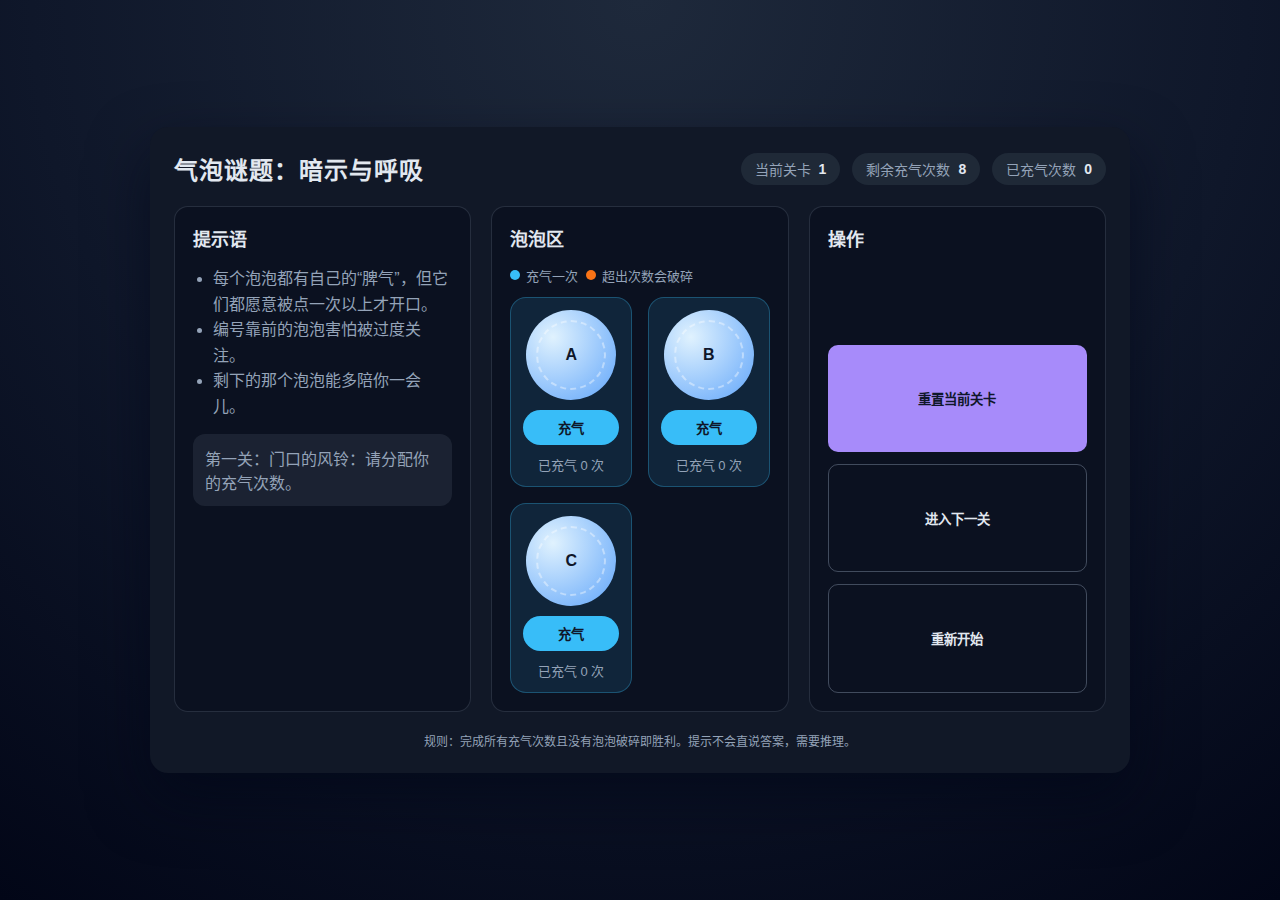
<file: bubble/index.html>
<!DOCTYPE html>
<html lang="zh-CN">
  <head>
    <meta charset="UTF-8" />
    <meta name="viewport" content="width=device-width, initial-scale=1.0" />
    <title>气泡谜题</title>
    <style>
      :root {
        color-scheme: light;
        --bg: #0f172a;
        --panel: #111827;
        --accent: #38bdf8;
        --accent-2: #a78bfa;
        --danger: #f97316;
        --text: #e2e8f0;
        --muted: #94a3b8;
        --success: #10b981;
        --bubble: #60a5fa;
      }
      * {
        box-sizing: border-box;
      }
      body {
        margin: 0;
        font-family: "Segoe UI", "PingFang SC", "Microsoft YaHei", sans-serif;
        background: radial-gradient(circle at top, #1e293b, #0f172a 55%, #020617 100%);
        color: var(--text);
        min-height: 100vh;
        display: flex;
        align-items: center;
        justify-content: center;
        padding: 24px;
      }
      .app {
        width: min(980px, 100%);
        background: var(--panel);
        border-radius: 18px;
        padding: 24px;
        box-shadow: 0 25px 60px rgba(2, 6, 23, 0.6);
      }
      header {
        display: flex;
        flex-wrap: wrap;
        align-items: center;
        justify-content: space-between;
        gap: 12px;
        margin-bottom: 20px;
      }
      h1 {
        margin: 0;
        font-size: 24px;
        letter-spacing: 1px;
      }
      .status {
        display: flex;
        flex-wrap: wrap;
        gap: 12px;
      }
      .pill {
        background: #1f2937;
        border-radius: 999px;
        padding: 6px 14px;
        font-size: 14px;
        color: var(--muted);
        display: flex;
        gap: 8px;
        align-items: center;
      }
      .pill strong {
        color: var(--text);
        font-weight: 600;
      }
      .level-wrapper {
        display: grid;
        gap: 20px;
        grid-template-columns: repeat(auto-fit, minmax(260px, 1fr));
      }
      .tips,
      .controls,
      .board {
        background: #0b1120;
        border-radius: 14px;
        padding: 18px;
        border: 1px solid rgba(148, 163, 184, 0.2);
      }
      .tips h2,
      .board h2,
      .controls h2 {
        margin-top: 0;
        font-size: 18px;
      }
      .tips ul {
        margin: 0;
        padding-left: 20px;
        color: var(--muted);
        line-height: 1.6;
      }
      .board {
        min-height: 280px;
      }
      .bubble-grid {
        display: grid;
        gap: 16px;
        grid-template-columns: repeat(auto-fit, minmax(120px, 1fr));
        margin-top: 12px;
      }
      .bubble-card {
        background: rgba(56, 189, 248, 0.12);
        border-radius: 16px;
        padding: 12px;
        display: flex;
        flex-direction: column;
        align-items: center;
        gap: 10px;
        border: 1px solid rgba(56, 189, 248, 0.3);
        transition: transform 0.2s ease, box-shadow 0.2s ease;
      }
      .bubble-card:hover {
        transform: translateY(-4px);
        box-shadow: 0 10px 18px rgba(56, 189, 248, 0.15);
      }
      .bubble {
        width: 90px;
        height: 90px;
        border-radius: 50%;
        background: radial-gradient(circle at 30% 30%, #e0f2fe, var(--bubble));
        position: relative;
        display: grid;
        place-items: center;
        color: #0f172a;
        font-weight: 700;
      }
      .bubble::after {
        content: "";
        position: absolute;
        inset: 10px;
        border-radius: 50%;
        border: 2px dashed rgba(255, 255, 255, 0.4);
      }
      .bubble-card button {
        width: 100%;
        border: none;
        border-radius: 999px;
        padding: 8px 12px;
        background: var(--accent);
        color: #0f172a;
        font-weight: 600;
        cursor: pointer;
        transition: filter 0.2s ease;
      }
      .bubble-card button:disabled {
        cursor: not-allowed;
        filter: grayscale(0.6);
        background: #64748b;
        color: #e2e8f0;
      }
      .bubble-card.lit {
        border-color: rgba(251, 191, 36, 0.6);
        box-shadow: 0 10px 18px rgba(251, 191, 36, 0.15);
      }
      .bubble-card.lit .bubble {
        background: radial-gradient(circle at 30% 30%, #fef3c7, #f59e0b);
        color: #1f2937;
      }
      .bubble-meta {
        font-size: 13px;
        color: var(--muted);
        text-align: center;
      }
      .controls {
        display: grid;
        gap: 12px;
      }
      .controls button {
        border: none;
        border-radius: 10px;
        padding: 10px 12px;
        font-weight: 600;
        cursor: pointer;
        color: #0f172a;
        background: var(--accent-2);
      }
      .controls button.secondary {
        background: transparent;
        color: var(--text);
        border: 1px solid rgba(148, 163, 184, 0.4);
      }
      .message {
        margin-top: 14px;
        padding: 12px;
        border-radius: 12px;
        background: rgba(148, 163, 184, 0.12);
        color: var(--muted);
        min-height: 48px;
      }
      .message.success {
        color: #d1fae5;
        background: rgba(16, 185, 129, 0.2);
      }
      .message.fail {
        color: #fed7aa;
        background: rgba(249, 115, 22, 0.2);
      }
      .legend {
        display: flex;
        flex-wrap: wrap;
        gap: 8px;
        font-size: 13px;
        color: var(--muted);
      }
      .legend span {
        display: inline-flex;
        align-items: center;
        gap: 6px;
      }
      .dot {
        width: 10px;
        height: 10px;
        border-radius: 50%;
        background: var(--accent);
      }
      .dot.warning {
        background: var(--danger);
      }
      footer {
        margin-top: 20px;
        font-size: 12px;
        color: var(--muted);
        text-align: center;
      }
      .modal {
        position: fixed;
        inset: 0;
        background: rgba(2, 6, 23, 0.6);
        display: grid;
        place-items: center;
        opacity: 0;
        pointer-events: none;
        transition: opacity 0.2s ease;
      }
      .modal.show {
        opacity: 1;
        pointer-events: auto;
      }
      .modal-card {
        width: min(420px, 90vw);
        background: #0b1120;
        border-radius: 16px;
        padding: 20px;
        border: 1px solid rgba(148, 163, 184, 0.3);
        box-shadow: 0 20px 40px rgba(2, 6, 23, 0.5);
        text-align: center;
        position: relative;
        overflow: hidden;
      }
      .modal-card h3 {
        margin: 0 0 10px;
        font-size: 20px;
      }
      .modal-card p {
        margin: 0 0 16px;
        color: var(--muted);
      }
      .modal-card button {
        border: none;
        border-radius: 10px;
        padding: 10px 18px;
        font-weight: 600;
        cursor: pointer;
        color: #0f172a;
        background: var(--accent);
      }
    </style>
  </head>
  <body>
    <div class="app">
      <header>
        <h1>气泡谜题：暗示与呼吸</h1>
        <div class="status">
          <div class="pill">
            当前关卡 <strong id="level-index">1</strong>
          </div>
          <div class="pill">
            剩余充气次数 <strong id="remaining-pumps">0</strong>
          </div>
          <div class="pill">
            已充气次数 <strong id="used-pumps">0</strong>
          </div>
        </div>
      </header>

      <div class="level-wrapper">
        <section class="tips">
          <h2>提示语</h2>
          <ul id="tips-list"></ul>
          <div class="message" id="message">根据提示推理每个泡泡的可点击次数。</div>
        </section>

        <section class="board">
          <h2>泡泡区</h2>
          <div class="legend">
            <span><span class="dot"></span> 充气一次</span>
            <span><span class="dot warning"></span> 超出次数会破碎</span>
          </div>
          <div class="bubble-grid" id="bubble-grid"></div>
        </section>

        <section class="controls">
          <h2>操作</h2>
          <button id="reset-level">重置当前关卡</button>
          <button id="next-level" class="secondary" disabled>进入下一关</button>
          <button id="restart" class="secondary">重新开始</button>
        </section>
      </div>

      <footer>
        规则：完成所有充气次数且没有泡泡破碎即胜利。提示不会直说答案，需要推理。
      </footer>
    </div>

    <div class="modal" id="modal" aria-hidden="true">
      <div class="modal-card" role="dialog" aria-modal="true">
        <h3 id="modal-title">提示</h3>
        <p id="modal-text">内容</p>
        <button id="modal-ok">确定</button>
      </div>
    </div>

    <script>
      const levels = [
        {
          title: "第一关：门口的风铃",
          mode: "limit",
          totalPumps: 8,
          bubbles: [
            { id: "A", limit: 1 },
            { id: "B", limit: 2 },
            { id: "C", limit: 5 },
          ],
          tips: [
            "每个泡泡都有自己的“脾气”，但它们都愿意被点一次以上才开口。",
            "编号靠前的泡泡害怕被过度关注。",
            "剩下的那个泡泡能多陪你一会儿。",
          ],
        },
        {
          title: "第二关：纸灯的影子",
          mode: "limit",
          totalPumps: 11,
          bubbles: [
            { id: "A", limit: 4 },
            { id: "B", limit: 3 },
            { id: "C", limit: 2 },
            { id: "D", limit: 2 },
          ],
          tips: [
            "四个泡泡的耐心从多到少只差一步。",
            "如果你让两个泡泡的次数一样，记得它们站在末尾。",
          ],
        },
        {
          title: "第三关：航海日记",
          mode: "limit",
          totalPumps: 14,
          bubbles: [
            { id: "A", limit: 3 },
            { id: "B", limit: 5 },
            { id: "C", limit: 4 },
            { id: "D", limit: 2 },
            { id: "E", limit: 0 },
          ],
          tips: [
            "船长不喜欢空洞的承诺，但船舱里有一个永远不会回应。",
            "从左到右耐心不是单调的。",
            "总气量会让你无法忽视那个沉默的泡泡。",
            "两位中间泡泡的差距只有一次呼吸。",
          ],
        },
        {
          title: "第四关：星光序列",
          mode: "sequence",
          bubbles: [{ id: "A" }, { id: "B" }, { id: "C" }],
          sequence: ["B", "A", "C"],
          tips: [
            "按照顺序点亮泡泡。",
            "第一道光不在两端。",
          ],
        },
        {
          title: "第五关：回声走廊",
          mode: "sequence",
          bubbles: [{ id: "A" }, { id: "B" }, { id: "C" }, { id: "D" }],
          sequence: ["C", "A", "D", "B"],
          tips: [
            "最先亮起的在字母序里并不最前。",
            "第二步与第四步位置相隔最远。",
            "中间那一束光来自最靠前的泡泡。",
          ],
        },
        {
          title: "第六关：静默的阶梯",
          mode: "sequence",
          bubbles: [
            { id: "A" },
            { id: "B" },
            { id: "C" },
            { id: "D" },
            { id: "E" },
          ],
          sequence: ["D", "B", "E", "A", "C"],
          tips: [
            "第一步不是 A，也不是 B。",
            "最末尾的那一下来自字母序中间者。",
            "第二步与第四步都在两端之外。",
          ],
        },
      ];

      const state = {
        levelIndex: 0,
        usedPumps: 0,
        remainingPumps: 0,
        isOver: false,
        mode: "limit",
        sequenceProgress: 0,
      };

      const levelIndexEl = document.getElementById("level-index");
      const remainingEl = document.getElementById("remaining-pumps");
      const usedEl = document.getElementById("used-pumps");
      const tipsListEl = document.getElementById("tips-list");
      const bubbleGridEl = document.getElementById("bubble-grid");
      const messageEl = document.getElementById("message");
      const nextLevelBtn = document.getElementById("next-level");
      const resetLevelBtn = document.getElementById("reset-level");
      const restartBtn = document.getElementById("restart");
      const modalEl = document.getElementById("modal");
      const modalTitleEl = document.getElementById("modal-title");
      const modalTextEl = document.getElementById("modal-text");
      const modalOkBtn = document.getElementById("modal-ok");

      const modalState = {
        onConfirm: null,
      };

      const formatMessage = (text, type = "") => {
        messageEl.textContent = text;
        messageEl.className = `message ${type}`;
      };

      const openModal = (title, text, onConfirm) => {
        modalTitleEl.textContent = title;
        modalTextEl.textContent = text;
        modalState.onConfirm = onConfirm;
        modalEl.classList.add("show");
        modalEl.setAttribute("aria-hidden", "false");
      };

      const closeModal = () => {
        modalEl.classList.remove("show");
        modalEl.setAttribute("aria-hidden", "true");
        modalState.onConfirm = null;
      };

      const loadLevel = (index) => {
        const level = levels[index];
        state.levelIndex = index;
        state.mode = level.mode || "limit";
        state.sequenceProgress = 0;
        state.usedPumps = 0;
        state.remainingPumps = level.totalPumps || 0;
        state.isOver = false;

        levelIndexEl.textContent = index + 1;
        remainingEl.textContent = state.remainingPumps;
        usedEl.textContent = state.usedPumps;

        tipsListEl.innerHTML = "";
        level.tips.forEach((tip) => {
          const li = document.createElement("li");
          li.textContent = tip;
          tipsListEl.appendChild(li);
        });

        bubbleGridEl.innerHTML = "";
        level.bubbles.forEach((bubble, bubbleIndex) => {
          const card = document.createElement("div");
          card.className = "bubble-card";
          card.dataset.id = bubble.id;
          card.dataset.limit = bubble.limit ?? "";
          card.dataset.count = "0";

          const bubbleEl = document.createElement("div");
          bubbleEl.className = "bubble";
          bubbleEl.textContent = bubble.id;

          const button = document.createElement("button");
          button.textContent = state.mode === "sequence" ? "点亮" : "充气";
          button.addEventListener("click", () =>
            state.mode === "sequence"
              ? handleSequence(card, bubble, level)
              : handlePump(card, bubble)
          );

          const meta = document.createElement("div");
          meta.className = "bubble-meta";
          meta.textContent =
            state.mode === "sequence" ? "等待点亮" : "已充气 0 次";

          card.appendChild(bubbleEl);
          card.appendChild(button);
          card.appendChild(meta);
          bubbleGridEl.appendChild(card);

          void bubbleIndex;
        });

        nextLevelBtn.disabled = true;
        formatMessage(
          state.mode === "sequence"
            ? `${level.title}：请按顺序点亮泡泡。`
            : `${level.title}：请分配你的充气次数。`
        );
      };

      const handlePump = (card, bubble) => {
        if (state.isOver) return;
        if (modalEl.classList.contains("show")) return;
        if (state.mode !== "limit") return;
        if (state.remainingPumps <= 0) {
          formatMessage("已经没有剩余次数了，检查是否所有泡泡都满足条件。", "");
          return;
        }

        const currentCount = Number(card.dataset.count);
        const nextCount = currentCount + 1;
        const limit = bubble.limit;

        if (nextCount > limit) {
          state.isOver = true;
          card.querySelector("button").disabled = true;
          card.classList.add("broken");
          disableAllButtons();
          openModal("失败", "泡泡破碎！有一个被点过头了。", () =>
            loadLevel(state.levelIndex)
          );
          return;
        }

        card.dataset.count = String(nextCount);
        state.usedPumps += 1;
        state.remainingPumps -= 1;

        updateStats();
        updateCard(card, nextCount, limit);
        checkWin();
      };

      const updateCard = (card, count) => {
        const meta = card.querySelector(".bubble-meta");
        meta.textContent = `已充气 ${count} 次`;
      };

      const resetSequence = () => {
        state.sequenceProgress = 0;
        bubbleGridEl.querySelectorAll(".bubble-card").forEach((card) => {
          card.classList.remove("lit");
          card.querySelector(".bubble-meta").textContent = "等待点亮";
          card.querySelector("button").disabled = false;
        });
      };

      const handleSequence = (card, bubble, level) => {
        if (state.isOver) return;
        if (modalEl.classList.contains("show")) return;
        const expectedId = level.sequence[state.sequenceProgress];
        if (bubble.id !== expectedId) {
          resetSequence();
          formatMessage("顺序错误，重新开始。", "fail");
          return;
        }

        card.classList.add("lit");
        card.querySelector("button").disabled = true;
        card.querySelector(".bubble-meta").textContent = "已点亮";
        state.sequenceProgress += 1;

        if (state.sequenceProgress >= level.sequence.length) {
          state.isOver = true;
          disableAllButtons();
          formatMessage("成功！顺序被正确点亮。", "success");
          nextLevelBtn.disabled = state.levelIndex >= levels.length - 1;
          openModal("过关", "恭喜过关", () => {
            if (state.levelIndex < levels.length - 1) {
              loadLevel(state.levelIndex + 1);
            } else {
              loadLevel(0);
            }
          });
        }
      };

      const updateStats = () => {
        remainingEl.textContent = state.remainingPumps;
        usedEl.textContent = state.usedPumps;
      };

      const disableAllButtons = () => {
        bubbleGridEl.querySelectorAll("button").forEach((btn) => {
          btn.disabled = true;
        });
      };

      const checkWin = () => {
        if (state.mode !== "limit") return;
        if (state.remainingPumps !== 0) return;
        const allSafe = [...bubbleGridEl.children].every((card) => {
          const limit = Number(card.dataset.limit);
          const count = Number(card.dataset.count);
          return count === limit;
        });
        if (allSafe) {
          state.isOver = true;
          disableAllButtons();
          formatMessage("成功！所有泡泡都被恰好安抚。", "success");
          nextLevelBtn.disabled = state.levelIndex >= levels.length - 1;
          const rewardMessages = [
            "恭喜过关，奖励一张法拉利五块钱优惠券",
            "恭喜过关，奖励一片高富帅/白富美碎片，两亿个碎片兑换",
            "恭喜过关，触发特殊事件，奖励列表清空",
          ];
          const rewardText =
            rewardMessages[state.levelIndex] || "恭喜通关，准备进入下一关。";
          openModal("过关", rewardText, () => {
            if (state.levelIndex < levels.length - 1) {
              loadLevel(state.levelIndex + 1);
            } else {
              loadLevel(0);
            }
          });
        } else {
          state.isOver = true;
          disableAllButtons();
          openModal("失败", "次数用完但还有泡泡未达到极限。", () =>
            loadLevel(state.levelIndex)
          );
        }
      };

      resetLevelBtn.addEventListener("click", () => loadLevel(state.levelIndex));
      restartBtn.addEventListener("click", () => loadLevel(0));
      nextLevelBtn.addEventListener("click", () => {
        if (state.levelIndex < levels.length - 1) {
          loadLevel(state.levelIndex + 1);
        }
      });
      modalOkBtn.addEventListener("click", () => {
        const onConfirm = modalState.onConfirm;
        closeModal();
        if (typeof onConfirm === "function") {
          onConfirm();
        }
      });

      loadLevel(0);
    </script>
  </body>
</html>
</file>
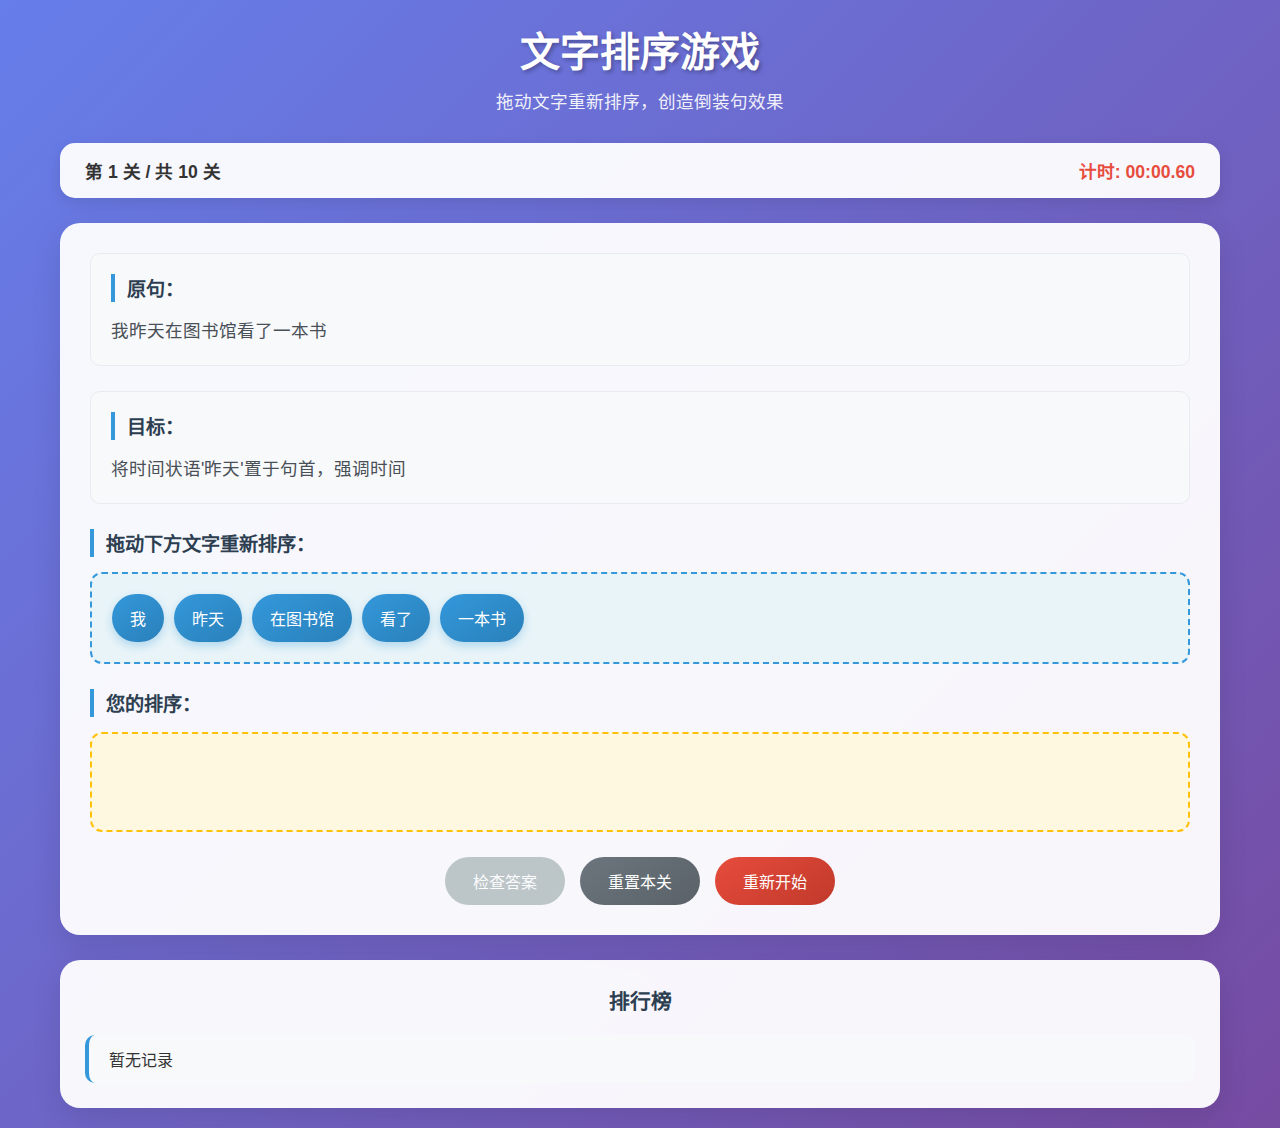
<file: Crazyinvertedsentences/index.html>
<!DOCTYPE html>
<html lang="zh-CN">
<head>
    <meta charset="UTF-8">
    <meta name="viewport" content="width=device-width, initial-scale=1.0">
    <title>文字排序游戏 - 倒装句挑战</title>
    <link rel="stylesheet" href="style.css">
</head>
<body>
    <div class="game-container">
        <!-- 游戏标题 -->
        <div class="header">
            <h1>文字排序游戏</h1>
            <p class="subtitle">拖动文字重新排序，创造倒装句效果</p>
        </div>

        <!-- 游戏状态栏 -->
        <div class="game-status">
            <div class="level-info">
                第 <span id="current-level">1</span> 关 / 共 <span id="total-levels">10</span> 关
            </div>
            <div class="timer">
                计时: <span id="timer-display">00:00</span>
            </div>
        </div>

        <!-- 游戏区域 -->
        <div class="game-area">
            <!-- 原句展示 -->
            <div class="original-sentence">
                <h3>原句：</h3>
                <p id="original-text"></p>
            </div>

            <!-- 目标效果说明 -->
            <div class="target-info">
                <h3>目标：</h3>
                <p id="target-description"></p>
            </div>

            <!-- 拖拽区域 -->
            <div class="drag-area">
                <h3>拖动下方文字重新排序：</h3>
                <div id="drag-container" class="drag-container">
                    <!-- 动态生成的可拖拽文字块 -->
                </div>
            </div>

            <!-- 放置区域 -->
            <div class="drop-area">
                <h3>您的排序：</h3>
                <div id="drop-zone" class="drop-zone">
                    <div class="placeholder">拖动文字到这里</div>
                </div>
            </div>

            <!-- 控制按钮 -->
            <div class="controls">
                <button id="check-answer" class="btn btn-primary" disabled>检查答案</button>
                <button id="reset-level" class="btn btn-secondary">重置本关</button>
                <button id="restart-game" class="btn btn-warning">重新开始</button>
            </div>
        </div>

        <!-- 排行榜 -->
        <div class="leaderboard">
            <h3>排行榜</h3>
            <div id="leaderboard-list" class="leaderboard-list">
                <!-- 动态生成排行榜内容 -->
            </div>
        </div>
    </div>

    <!-- 弹窗模态框 -->
    <div id="modal" class="modal">
        <div class="modal-content">
            <span class="close">&times;</span>
            <h2 id="modal-title"></h2>
            <p id="modal-message"></p>
            <div id="modal-buttons" class="modal-buttons">
                <!-- 动态生成按钮 -->
            </div>
        </div>
    </div>

    <script src="script.js"></script>
</body>
</html>
</file>
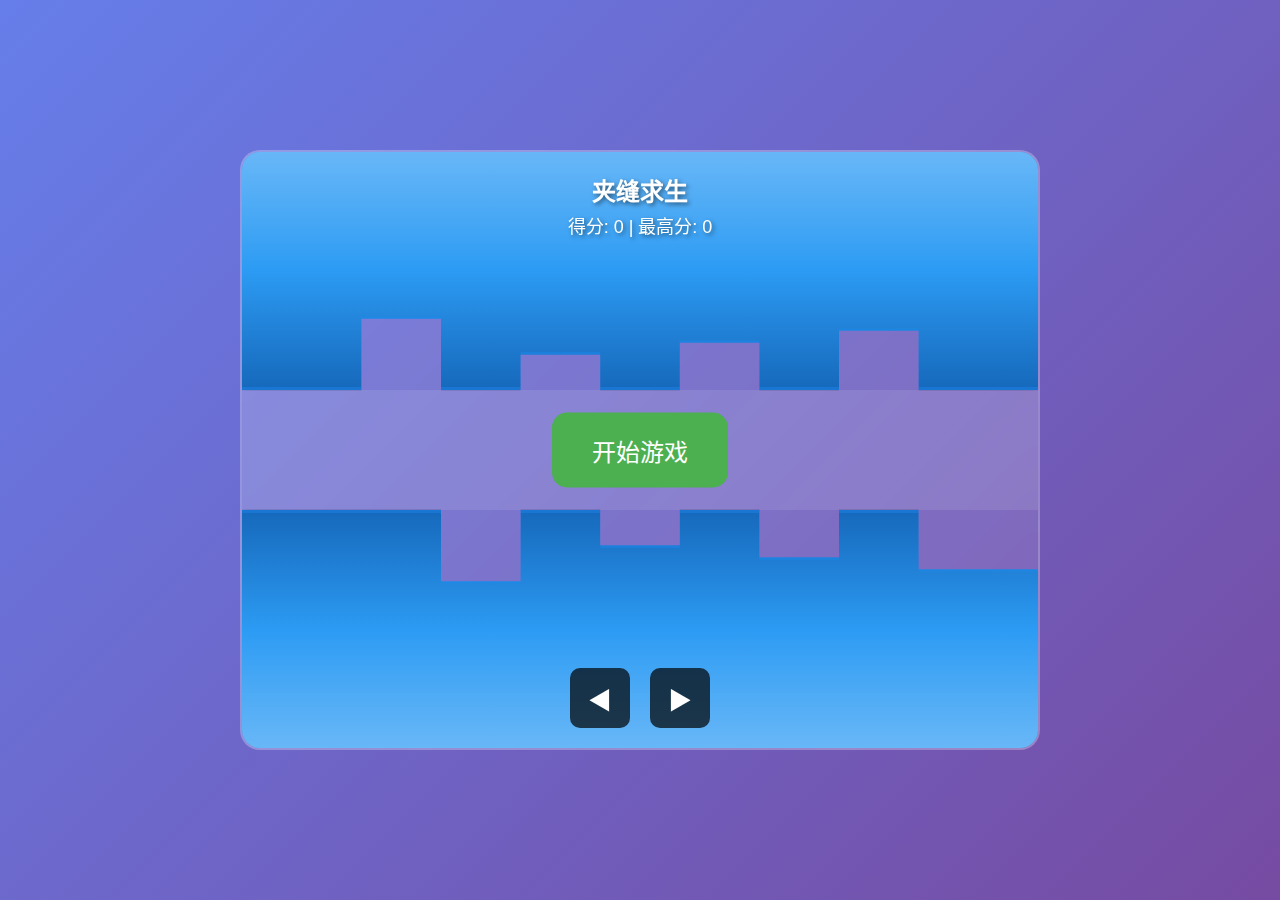
<file: cube/index.html>
<!DOCTYPE html>
<html lang="zh-CN">
<head>
    <meta charset="UTF-8">
    <meta name="viewport" content="width=device-width, initial-scale=1.0">
    <title>夹缝求生游戏</title>
    <style>
        * {
            margin: 0;
            padding: 0;
            box-sizing: border-box;
        }

        body {
            font-family: Arial, sans-serif;
            background: linear-gradient(135deg, #667eea 0%, #764ba2 100%);
            height: 100vh;
            display: flex;
            justify-content: center;
            align-items: center;
            overflow: hidden;
        }

        .game-container {
            width: 800px;
            height: 600px;
            position: relative;
            background: rgba(255, 255, 255, 0.1);
            border-radius: 20px;
            border: 2px solid rgba(255, 255, 255, 0.2);
            backdrop-filter: blur(10px);
            overflow: hidden;
        }

        .game-area {
            width: 100%;
            height: 100%;
            position: relative;
            display: flex;
            flex-direction: column;
        }

        /* 上方蓝色区域 - 复杂凹凸结构，只有一个空缺 */
        .top-block {
            width: 100%;
            height: 40%;
            background: #2196F3;
            position: relative;
            transition: all 0.3s ease;
            border-bottom: 3px solid #1976D2;
        }

        /* 下方蓝色区域 - 对应的复杂凸起结构 */
        .bottom-block {
            width: 100%;
            height: 40%;
            background: #2196F3;
            position: relative;
            transition: all 0.3s ease;
            margin-top: auto;
            border-top: 3px solid #1976D2;
        }

        /* 形状变体1 - 左侧空缺 */
        .shape-variant-1 .top-block {
            clip-path: polygon(
                0% 0%, 100% 0%, 100% 100%, 
                85% 100%, 85% 75%, 75% 75%, 75% 100%, 
                65% 100%, 65% 80%, 55% 80%, 55% 100%, 
                45% 100%, 45% 85%, 35% 85%, 35% 100%, 
                25% 100%, 25% 70%, 15% 70%, 15% 100%, 
                0% 100%
            );
        }

        .shape-variant-1 .bottom-block {
            clip-path: polygon(
                0% 0%, 25% 0%, 25% 30%, 35% 30%, 35% 0%, 
                45% 0%, 45% 15%, 55% 15%, 55% 0%, 
                65% 0%, 65% 20%, 75% 20%, 75% 0%, 
                85% 0%, 85% 25%, 100% 25%, 100% 100%, 0% 100%
            );
        }

        /* 形状变体2 - 中心空缺 */
        .shape-variant-2 .top-block {
            clip-path: polygon(
                0% 0%, 100% 0%, 100% 100%, 
                85% 100%, 85% 80%, 75% 80%, 75% 100%, 
                65% 100%, 65% 75%, 55% 75%, 55% 100%, 
                25% 100%, 25% 85%, 15% 85%, 15% 100%, 
                0% 100%
            );
        }

        .shape-variant-2 .bottom-block {
            clip-path: polygon(
                0% 0%, 15% 0%, 15% 15%, 25% 15%, 25% 0%, 
                55% 0%, 55% 25%, 65% 25%, 65% 0%, 
                75% 0%, 75% 20%, 85% 20%, 85% 0%, 
                100% 0%, 100% 100%, 0% 100%
            );
        }

        /* 形状变体3 - 右侧空缺 */
        .shape-variant-3 .top-block {
            clip-path: polygon(
                0% 0%, 100% 0%, 100% 100%, 
                75% 100%, 75% 85%, 65% 85%, 65% 100%, 
                55% 100%, 55% 80%, 45% 80%, 45% 100%, 
                35% 100%, 35% 75%, 25% 75%, 25% 100%, 
                15% 100%, 15% 70%, 0% 70%
            );
        }

        .shape-variant-3 .bottom-block {
            clip-path: polygon(
                0% 0%, 0% 30%, 15% 30%, 15% 0%, 
                25% 0%, 25% 25%, 35% 25%, 35% 0%, 
                45% 0%, 45% 20%, 55% 20%, 55% 0%, 
                65% 0%, 65% 15%, 100% 15%, 100% 100%, 0% 100%
            );
        }

        /* 中间游戏区域 */
        .middle-area {
            flex: 1;
            position: relative;
            background: rgba(255, 255, 255, 0.1);
            display: flex;
            align-items: center;
            justify-content: center;
            overflow: hidden;
        }

        /* 合拢后的白色空隙效果 */
        .gap-overlay {
            position: absolute;
            top: 0;
            left: 0;
            width: 100%;
            height: 100%;
            background: #2196F3;
            z-index: 5;
            opacity: 0;
            transition: opacity 0.3s ease;
            pointer-events: none;
        }

        .game-area.closing .gap-overlay {
            opacity: 1;
        }

        /* 根据当前形状变体显示对应的空隙 */
        .shape-variant-1.closing .gap-overlay {
            background: linear-gradient(to right, 
                white 0%, white 15%, 
                #2196F3 15%, #2196F3 100%
            );
        }

        .shape-variant-2.closing .gap-overlay {
            background: linear-gradient(to right, 
                #2196F3 0%, #2196F3 35%, 
                white 35%, white 55%, 
                #2196F3 55%, #2196F3 100%
            );
        }

        .shape-variant-3.closing .gap-overlay {
            background: linear-gradient(to right, 
                #2196F3 0%, #2196F3 75%, 
                white 75%, white 100%
            );
        }

        /* 玩家角色 */
        .player {
            width: 40px;
            height: 40px;
            background: #f44336;
            border-radius: 50%;
            position: absolute;
            top: 50%;
            left: 50%;
            transform: translate(-50%, -50%);
            transition: left 0.2s ease;
            border: 3px solid #d32f2f;
            z-index: 15;
            box-shadow: 0 0 10px rgba(244, 67, 54, 0.5);
        }

        .player::before {
            content: '';
            position: absolute;
            top: 50%;
            left: 50%;
            transform: translate(-50%, -50%);
            width: 15px;
            height: 15px;
            background: white;
            border-radius: 50%;
        }



        /* 控制按钮 */
        .controls {
            position: absolute;
            bottom: 20px;
            left: 50%;
            transform: translateX(-50%);
            display: flex;
            gap: 20px;
            z-index: 20;
        }

        .control-btn {
            width: 60px;
            height: 60px;
            background: rgba(0, 0, 0, 0.7);
            border: none;
            border-radius: 10px;
            color: white;
            font-size: 24px;
            cursor: pointer;
            transition: all 0.2s ease;
            display: flex;
            align-items: center;
            justify-content: center;
        }

        .control-btn:hover {
            background: rgba(0, 0, 0, 0.9);
            transform: scale(1.1);
        }

        .control-btn:active {
            transform: scale(0.95);
        }

        /* 游戏状态显示 */
        .game-status {
            position: absolute;
            top: 20px;
            left: 50%;
            transform: translateX(-50%);
            color: white;
            font-size: 24px;
            font-weight: bold;
            text-align: center;
            z-index: 20;
            text-shadow: 2px 2px 4px rgba(0, 0, 0, 0.5);
        }

        .score {
            position: absolute;
            top: 60px;
            left: 50%;
            transform: translateX(-50%);
            color: white;
            font-size: 18px;
            text-align: center;
            z-index: 20;
            text-shadow: 2px 2px 4px rgba(0, 0, 0, 0.5);
        }

        /* 动画效果 */
        .closing {
            animation: closeBlocks 2s ease-in-out;
        }

        @keyframes closeBlocks {
            0% {
                height: 40%;
            }
            50% {
                height: 45%;
            }
            100% {
                height: 50%;
            }
        }

        /* 增强的阴影和立体效果 */
        .top-block {
            box-shadow: 0 5px 15px rgba(0, 0, 0, 0.3);
            background: linear-gradient(180deg, #42A5F5 0%, #2196F3 50%, #1976D2 100%);
        }

        .bottom-block {
            box-shadow: 0 -5px 15px rgba(0, 0, 0, 0.3);
            background: linear-gradient(0deg, #42A5F5 0%, #2196F3 50%, #1976D2 100%);
        }

        .top-block.closing {
            box-shadow: 0 15px 35px rgba(0, 0, 0, 0.5);
        }

        .bottom-block.closing {
            box-shadow: 0 -15px 35px rgba(0, 0, 0, 0.5);
        }

        /* 添加边缘发光效果增强形状可见性 */
        .top-block::before {
            content: '';
            position: absolute;
            top: 0;
            left: 0;
            right: 0;
            bottom: 0;
            background: linear-gradient(180deg, rgba(255,255,255,0.2) 0%, rgba(255,255,255,0.05) 50%, rgba(0,0,0,0.1) 100%);
            clip-path: inherit;
            pointer-events: none;
        }

        .bottom-block::before {
            content: '';
            position: absolute;
            top: 0;
            left: 0;
            right: 0;
            bottom: 0;
            background: linear-gradient(0deg, rgba(255,255,255,0.2) 0%, rgba(255,255,255,0.05) 50%, rgba(0,0,0,0.1) 100%);
            clip-path: inherit;
            pointer-events: none;
        }

        .game-over {
            position: absolute;
            top: 50%;
            left: 50%;
            transform: translate(-50%, -50%);
            background: rgba(0, 0, 0, 0.8);
            color: white;
            padding: 40px;
            border-radius: 20px;
            text-align: center;
            z-index: 30;
            display: none;
        }

        .game-over h2 {
            margin-bottom: 20px;
            font-size: 32px;
        }

        .game-over button {
            padding: 15px 30px;
            font-size: 18px;
            background: #2196F3;
            color: white;
            border: none;
            border-radius: 10px;
            cursor: pointer;
            margin-top: 20px;
        }

        .game-over button:hover {
            background: #1976D2;
        }

        /* 开始游戏按钮 */
        .start-btn {
            position: absolute;
            top: 50%;
            left: 50%;
            transform: translate(-50%, -50%);
            padding: 20px 40px;
            font-size: 24px;
            background: #4CAF50;
            color: white;
            border: none;
            border-radius: 15px;
            cursor: pointer;
            z-index: 25;
            transition: all 0.3s ease;
        }

        .start-btn:hover {
            background: #45a049;
            transform: translate(-50%, -50%) scale(1.1);
        }
    </style>
</head>
<body>
    <div class="game-container">
        <div class="game-area">
            <div class="game-status" id="gameStatus">夹缝求生</div>
            <div class="score" id="score">得分: 0 | 最高分: 0</div>
            
            <div class="top-block" id="topBlock"></div>
            
            <div class="middle-area" id="middleArea">
                <div class="gap-overlay" id="gapOverlay"></div>
                <div class="player" id="player"></div>
            </div>
            
            <div class="bottom-block" id="bottomBlock"></div>
            
            <div class="controls">
                <button class="control-btn" id="leftBtn">◀</button>
                <button class="control-btn" id="rightBtn">▶</button>
            </div>
            
            <button class="start-btn" id="startBtn">开始游戏</button>
            
            <div class="game-over" id="gameOver">
                <h2 id="gameOverTitle">游戏结束</h2>
                <p id="gameOverText">你被夹住了!</p>
                <button onclick="restartGame()">重新开始</button>
            </div>
        </div>
    </div>

    <script>
        class CrushGame {
            constructor() {
                this.player = document.getElementById('player');
                this.topBlock = document.getElementById('topBlock');
                this.bottomBlock = document.getElementById('bottomBlock');
                this.gameStatus = document.getElementById('gameStatus');
                this.scoreElement = document.getElementById('score');
                this.gameOver = document.getElementById('gameOver');
                this.gameOverTitle = document.getElementById('gameOverTitle');
                this.gameOverText = document.getElementById('gameOverText');
                this.startBtn = document.getElementById('startBtn');
                
                this.gameWidth = 800;
                this.playerWidth = 40;
                this.playerPosition = this.gameWidth / 2 - this.playerWidth / 2;
                this.isGameActive = false;
                this.isClosing = false;
                this.score = 0;
                this.highScore = localStorage.getItem('crushGameHighScore') || 0;
                this.gameSpeed = 2000; // 初始速度2秒
                this.minSpeed = 800; // 最小速度0.8秒
                
                // 定义三种形状变体，每种只有一个空缺区域
                this.shapeVariants = [
                    {
                        id: 1,
                        className: 'shape-variant-1',
                        gapLeft: 0.0 * this.gameWidth,
                        gapRight: 0.15 * this.gameWidth,
                        description: '左侧空缺'
                    },
                    {
                        id: 2,
                        className: 'shape-variant-2', 
                        gapLeft: 0.35 * this.gameWidth,
                        gapRight: 0.55 * this.gameWidth,
                        description: '中心空缺'
                    },
                    {
                        id: 3,
                        className: 'shape-variant-3',
                        gapLeft: 0.75 * this.gameWidth,
                        gapRight: 1.0 * this.gameWidth,
                        description: '右侧空缺'
                    }
                ];
                
                this.currentVariant = null;
                this.gameArea = document.querySelector('.game-area');
                
                this.initializeGame();
                this.bindEvents();
            }
            
            initializeGame() {
                this.updateScore();
                this.resetPlayerPosition();
                this.selectRandomShape();
            }
            
            bindEvents() {
                // 按钮事件
                document.getElementById('leftBtn').addEventListener('click', () => this.movePlayer('left'));
                document.getElementById('rightBtn').addEventListener('click', () => this.movePlayer('right'));
                this.startBtn.addEventListener('click', () => this.startGame());
                
                // 键盘事件
                document.addEventListener('keydown', (e) => {
                    if (!this.isGameActive) return;
                    
                    if (e.code === 'ArrowLeft' || e.code === 'KeyA') {
                        this.movePlayer('left');
                    } else if (e.code === 'ArrowRight' || e.code === 'KeyD') {
                        this.movePlayer('right');
                    }
                });
                
                // 触摸事件（移动设备）
                let touchStartX = 0;
                document.addEventListener('touchstart', (e) => {
                    touchStartX = e.touches[0].clientX;
                });
                
                document.addEventListener('touchend', (e) => {
                    if (!this.isGameActive) return;
                    
                    const touchEndX = e.changedTouches[0].clientX;
                    const diff = touchStartX - touchEndX;
                    
                    if (Math.abs(diff) > 50) { // 最小滑动距离
                        if (diff > 0) {
                            this.movePlayer('left');
                        } else {
                            this.movePlayer('right');
                        }
                    }
                });
            }
            
            startGame() {
                this.isGameActive = true;
                this.startBtn.style.display = 'none';
                this.gameOver.style.display = 'none';
                this.score = 0;
                this.gameSpeed = 2000;
                this.updateScore();
                this.gameStatus.textContent = '准备...';
                
                setTimeout(() => {
                    this.nextRound();
                }, 1000);
            }
            
            nextRound() {
                if (!this.isGameActive) return;
                
                this.selectRandomShape();
                this.gameStatus.textContent = '观察形状，找到空缺位置!';
                
                // 给玩家时间选择位置
                setTimeout(() => {
                    this.startClosing();
                }, 1500);
            }
            
            selectRandomShape() {
                // 随机选择一种形状变体
                const randomIndex = Math.floor(Math.random() * this.shapeVariants.length);
                this.currentVariant = this.shapeVariants[randomIndex];
                
                // 清除所有形状类名
                this.gameArea.classList.remove('shape-variant-1', 'shape-variant-2', 'shape-variant-3');
                
                // 应用新的形状类名
                this.gameArea.classList.add(this.currentVariant.className);
                
                // 重置方块位置
                this.resetBlocks();
            }
            
            resetBlocks() {
                // 重置方块位置
                this.topBlock.style.height = '40%';
                this.bottomBlock.style.height = '40%';
                this.topBlock.classList.remove('closing');
                this.bottomBlock.classList.remove('closing');
                this.gameArea.classList.remove('closing');
            }
            

            
            startClosing() {
                if (!this.isGameActive) return;
                
                this.isClosing = true;
                this.gameStatus.textContent = '合拢中...';
                
                // 添加合拢动画和白色空隙效果
                this.topBlock.classList.add('closing');
                this.bottomBlock.classList.add('closing');
                this.gameArea.classList.add('closing');
                this.topBlock.style.height = '50%';
                this.bottomBlock.style.height = '50%';
                
                // 检查玩家是否在安全位置
                setTimeout(() => {
                    this.checkCollision();
                }, this.gameSpeed * 0.8); // 在动画快结束时检查
            }
            
            checkCollision() {
                if (!this.isGameActive || !this.currentVariant) return;
                
                const playerLeft = this.playerPosition;
                const playerRight = this.playerPosition + this.playerWidth;
                
                // 检查玩家是否完全在当前形状变体的唯一空缺区域内
                const isInGap = playerLeft >= this.currentVariant.gapLeft && 
                               playerRight <= this.currentVariant.gapRight;
                
                if (isInGap) {
                    this.score++;
                    this.updateScore();
                    this.gameStatus.textContent = `安全! 躲在了${this.currentVariant.description}`;
                    
                    // 增加难度（减少时间）
                    this.gameSpeed = Math.max(this.minSpeed, this.gameSpeed - 50);
                    
                    setTimeout(() => {
                        this.nextRound();
                    }, 1000);
                } else {
                    this.endGame(false);
                }
                
                this.isClosing = false;
            }
            
            movePlayer(direction) {
                if (!this.isGameActive || this.isClosing) return;
                
                const moveDistance = 80;
                
                if (direction === 'left') {
                    this.playerPosition = Math.max(0, this.playerPosition - moveDistance);
                } else if (direction === 'right') {
                    this.playerPosition = Math.min(this.gameWidth - this.playerWidth, this.playerPosition + moveDistance);
                }
                
                this.player.style.left = this.playerPosition + 'px';
            }
            
            resetPlayerPosition() {
                this.playerPosition = this.gameWidth / 2 - this.playerWidth / 2;
                this.player.style.left = this.playerPosition + 'px';
            }
            
            updateScore() {
                this.scoreElement.textContent = `得分: ${this.score} | 最高分: ${this.highScore}`;
                
                if (this.score > this.highScore) {
                    this.highScore = this.score;
                    localStorage.setItem('crushGameHighScore', this.highScore);
                }
            }
            
            endGame(isWin) {
                this.isGameActive = false;
                this.isClosing = false;
                
                if (isWin) {
                    this.gameOverTitle.textContent = '恭喜胜利!';
                    this.gameOverText.textContent = `你成功躲避了 ${this.score} 次!`;
                } else {
                    this.gameOverTitle.textContent = '游戏结束';
                    this.gameOverText.textContent = `你被夹住了! 最终得分: ${this.score}`;
                }
                
                this.gameOver.style.display = 'block';
                
                if (this.score > this.highScore) {
                    this.gameOverText.textContent += '\n新纪录!';
                }
            }
        }
        
        // 初始化游戏
        let game;
        
        window.addEventListener('load', () => {
            game = new CrushGame();
        });
        
        function restartGame() {
            game.resetPlayerPosition();
            game.selectRandomShape();
            game.score = 0;
            game.gameSpeed = 2000;
            game.updateScore();
            game.gameStatus.textContent = '夹缝求生';
            game.startBtn.style.display = 'block';
            game.gameOver.style.display = 'none';
        }
    </script>
</body>
</html>
</file>
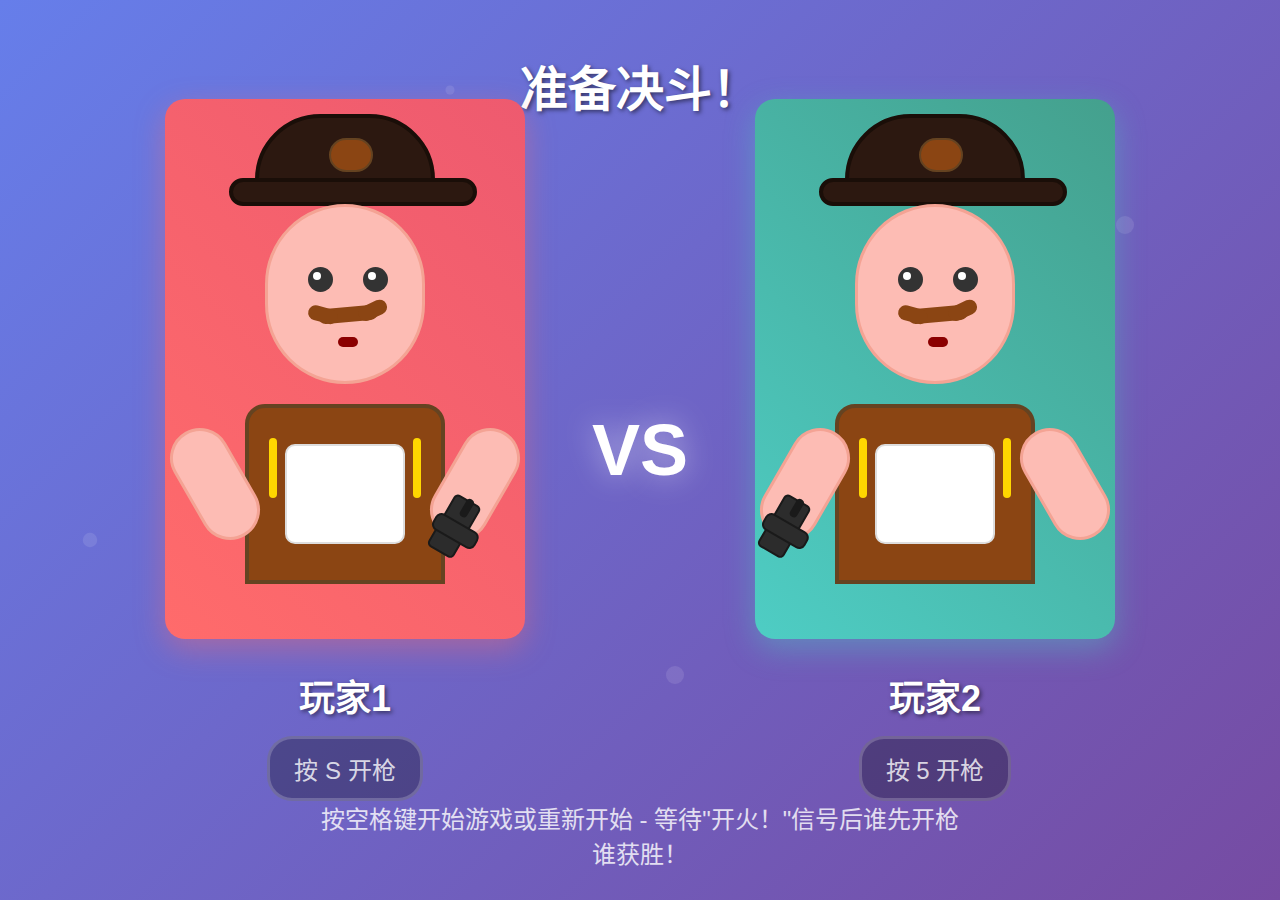
<file: fight/index.html>
<!DOCTYPE html>
<html lang="zh-CN">
<head>
    <meta charset="UTF-8">
    <meta name="viewport" content="width=device-width, initial-scale=1.0">
    <title>决斗游戏</title>
    <style>
        * {
            margin: 0;
            padding: 0;
            box-sizing: border-box;
        }

        body {
            font-family: 'Arial', sans-serif;
            background: linear-gradient(135deg, #667eea 0%, #764ba2 100%);
            height: 100vh;
            overflow: hidden;
            display: flex;
            flex-direction: column;
            align-items: center;
            justify-content: center;
        }

        .game-container {
            width: 100%;
            height: 100vh;
            position: relative;
            display: flex;
            align-items: center;
            justify-content: space-between;
            padding: 50px;
            background: url('data:image/svg+xml,<svg xmlns="http://www.w3.org/2000/svg" viewBox="0 0 100 100"><defs><pattern id="grain" width="100" height="100" patternUnits="userSpaceOnUse"><circle cx="25" cy="25" r="1" fill="%23fff" opacity="0.1"/><circle cx="75" cy="75" r="1" fill="%23fff" opacity="0.1"/><circle cx="50" cy="10" r="0.5" fill="%23fff" opacity="0.1"/><circle cx="10" cy="60" r="0.8" fill="%23fff" opacity="0.1"/></pattern></defs><rect width="100" height="100" fill="url(%23grain)"/></svg>') repeat;
        }

        .player {
            width: 600px;
            height: 900px;
            position: relative;
            display: flex;
            flex-direction: column;
            align-items: center;
            justify-content: center;
        }

        .player-avatar {
            width: 360px;
            height: 540px;
            border-radius: 20px;
            display: flex;
            align-items: center;
            justify-content: center;
            font-size: 180px;
            margin-bottom: 30px;
            position: relative;
            transition: all 0.3s ease;
            background-size: contain;
            background-repeat: no-repeat;
            background-position: center;
            overflow: hidden;
        }

        .player1 .player-avatar {
            background: linear-gradient(45deg, #ff6b6b, #ee5a6f);
            box-shadow: 0 10px 30px rgba(255, 107, 107, 0.4);
        }

        .player2 .player-avatar {
            background: linear-gradient(45deg, #4ecdc4, #44a08d);
            box-shadow: 0 10px 30px rgba(78, 205, 196, 0.4);
        }

        .player-name {
            font-size: 36px;
            font-weight: bold;
            color: white;
            text-shadow: 2px 2px 4px rgba(0,0,0,0.5);
            margin-bottom: 15px;
        }

        .player-key {
            font-size: 24px;
            color: rgba(255,255,255,0.8);
            background: rgba(0,0,0,0.3);
            padding: 12px 24px;
            border-radius: 25px;
            border: 3px solid rgba(255,255,255,0.2);
        }

        /* 西部牛仔样式 */
        .cowboy {
            position: relative;
            width: 100%;
            height: 100%;
            display: flex;
            flex-direction: column;
            align-items: center;
            justify-content: center;
        }

        /* 帽子 */
        .hat {
            width: 180px;
            height: 80px;
            background: #2c1810;
            border-radius: 90px 90px 20px 20px;
            position: relative;
            margin-bottom: 10px;
            border: 4px solid #1a0e08;
        }

        .hat::before {
            content: '';
            position: absolute;
            width: 240px;
            height: 20px;
            background: #2c1810;
            border-radius: 120px;
            top: 60px;
            left: -30px;
            border: 4px solid #1a0e08;
        }

        .hat::after {
            content: '';
            position: absolute;
            width: 40px;
            height: 30px;
            background: #8B4513;
            border-radius: 20px;
            top: 20px;
            left: 70px;
            border: 2px solid #654321;
        }

        /* 脸部 */
        .face {
            width: 160px;
            height: 180px;
            background: #fdbcb4;
            border-radius: 80px;
            position: relative;
            margin-bottom: 20px;
            border: 3px solid #f4a394;
        }

        /* 眼睛 */
        .eyes {
            display: flex;
            justify-content: space-between;
            width: 80px;
            position: absolute;
            top: 60px;
            left: 40px;
        }

        .eye {
            width: 25px;
            height: 25px;
            background: #333;
            border-radius: 50%;
            position: relative;
        }

        .eye::after {
            content: '';
            position: absolute;
            width: 8px;
            height: 8px;
            background: white;
            border-radius: 50%;
            top: 5px;
            left: 5px;
        }

        /* 胡子 */
        .mustache {
            position: absolute;
            top: 100px;
            left: 50px;
            width: 60px;
            height: 15px;
            background: #8B4513;
            border-radius: 30px;
            transform: rotate(-5deg);
        }

        .mustache::before {
            content: '';
            position: absolute;
            width: 30px;
            height: 15px;
            background: #8B4513;
            border-radius: 15px;
            top: -2px;
            left: -10px;
            transform: rotate(20deg);
        }

        .mustache::after {
            content: '';
            position: absolute;
            width: 30px;
            height: 15px;
            background: #8B4513;
            border-radius: 15px;
            top: -2px;
            right: -10px;
            transform: rotate(-20deg);
        }

        /* 嘴巴 */
        .mouth {
            position: absolute;
            top: 130px;
            left: 70px;
            width: 20px;
            height: 10px;
            background: #8B0000;
            border-radius: 10px;
        }

        /* 身体 */
        .body {
            width: 280px;
            height: 220px;
            position: relative;
        }

        /* 马甲 */
        .vest {
            width: 200px;
            height: 180px;
            background: #8B4513;
            position: absolute;
            top: 0;
            left: 40px;
            border-radius: 20px 20px 0 0;
            border: 4px solid #654321;
        }

        .vest::before {
            content: '';
            position: absolute;
            width: 8px;
            height: 60px;
            background: #FFD700;
            left: 20px;
            top: 30px;
            border-radius: 4px;
        }

        .vest::after {
            content: '';
            position: absolute;
            width: 8px;
            height: 60px;
            background: #FFD700;
            right: 20px;
            top: 30px;
            border-radius: 4px;
        }

        /* 衬衫 */
        .shirt {
            width: 120px;
            height: 100px;
            background: white;
            position: absolute;
            top: 40px;
            left: 80px;
            border-radius: 10px;
            border: 2px solid #ddd;
        }

        /* 手臂 */
        .arms {
            position: relative;
            width: 100%;
            height: 100%;
        }

        .arm {
            width: 60px;
            height: 120px;
            background: #fdbcb4;
            position: absolute;
            border-radius: 30px;
            border: 3px solid #f4a394;
        }

        .left-arm {
            top: 20px;
            left: -20px;
            transform: rotate(-30deg);
        }

        .right-arm {
            top: 20px;
            right: -20px;
            transform: rotate(30deg);
        }

        .player2 .left-arm {
            transform: rotate(30deg);
        }

        .player2 .right-arm {
            transform: rotate(-30deg);
        }

        /* 手枪 */
        .gun {
            position: absolute;
            bottom: -20px;
            left: 15px;
            width: 30px;
            height: 60px;
            background: #2c2c2c;
            border-radius: 5px;
            border: 2px solid #1a1a1a;
        }

        .gun::before {
            content: '';
            position: absolute;
            width: 45px;
            height: 15px;
            background: #2c2c2c;
            bottom: 15px;
            left: -8px;
            border-radius: 7px;
            border: 2px solid #1a1a1a;
        }

        .gun::after {
            content: '';
            position: absolute;
            width: 8px;
            height: 20px;
            background: #1a1a1a;
            bottom: 40px;
            left: 11px;
            border-radius: 4px;
        }

        .countdown {
            position: absolute;
            top: 50%;
            left: 50%;
            transform: translate(-50%, -50%);
            font-size: 180px;
            font-weight: bold;
            color: white;
            text-shadow: 0 0 40px rgba(255,255,255,0.8), 0 0 80px rgba(255,255,255,0.4);
            z-index: 10;
            opacity: 0;
            transition: all 0.5s ease;
        }

        .countdown.show {
            opacity: 1;
            transform: translate(-50%, -50%) scale(1);
            animation: countdown-pulse 1s ease-in-out;
        }

        @keyframes countdown-pulse {
            0% { transform: translate(-50%, -50%) scale(0.8); }
            50% { transform: translate(-50%, -50%) scale(1.2); }
            100% { transform: translate(-50%, -50%) scale(1); }
        }

        .game-status {
            position: absolute;
            top: 50px;
            left: 50%;
            transform: translateX(-50%);
            font-size: 48px;
            font-weight: bold;
            color: white;
            text-shadow: 2px 2px 4px rgba(0,0,0,0.5);
            text-align: center;
        }

        .result {
            position: absolute;
            top: 50%;
            left: 50%;
            transform: translate(-50%, -50%);
            background: rgba(0,0,0,0.8);
            color: white;
            padding: 40px;
            border-radius: 20px;
            text-align: center;
            font-size: 36px;
            font-weight: bold;
            display: none;
            z-index: 20;
            box-shadow: 0 20px 60px rgba(0,0,0,0.3);
        }

        .result.show {
            display: block;
            animation: resultShow 0.5s ease;
        }

        @keyframes resultShow {
            from {
                opacity: 0;
                transform: translate(-50%, -50%) scale(0.5);
            }
            to {
                opacity: 1;
                transform: translate(-50%, -50%) scale(1);
            }
        }

        .restart-btn {
            margin-top: 20px;
            padding: 15px 30px;
            font-size: 18px;
            background: linear-gradient(45deg, #667eea, #764ba2);
            color: white;
            border: none;
            border-radius: 25px;
            cursor: pointer;
            transition: all 0.3s ease;
        }

        .restart-btn:hover {
            transform: translateY(-2px);
            box-shadow: 0 10px 20px rgba(102, 126, 234, 0.3);
        }

        .shooting {
            animation: shoot 0.5s ease;
        }

        @keyframes shoot {
            0% { transform: translateX(0); }
            25% { transform: translateX(10px); }
            50% { transform: translateX(-10px); }
            75% { transform: translateX(5px); }
            100% { transform: translateX(0); }
        }

        .muzzle-flash {
            position: absolute;
            top: 60%;
            right: -60px;
            width: 80px;
            height: 16px;
            background: linear-gradient(90deg, #ffff00, #ff6600);
            border-radius: 8px;
            opacity: 0;
            transform: translateY(-50%);
        }

        .player2 .muzzle-flash {
            left: -60px;
            right: auto;
        }

        .flash {
            opacity: 1;
            animation: flash 0.2s ease;
        }

        @keyframes flash {
            0% { opacity: 1; transform: translateY(-50%) scaleX(1); }
            50% { opacity: 1; transform: translateY(-50%) scaleX(1.5); }
            100% { opacity: 0; transform: translateY(-50%) scaleX(0.5); }
        }

        .instructions {
            position: absolute;
            bottom: 30px;
            left: 50%;
            transform: translateX(-50%);
            color: white;
            text-align: center;
            font-size: 24px;
            opacity: 0.8;
        }

        .vs {
            position: absolute;
            top: 50%;
            left: 50%;
            transform: translate(-50%, -50%);
            font-size: 72px;
            font-weight: bold;
            color: white;
            text-shadow: 0 0 30px rgba(255,255,255,0.5);
            z-index: 5;
            transition: opacity 0.5s ease;
        }

        .vs.hide {
            opacity: 0;
        }

        /* 胜利者样式 - 吹枪口 */
        .winner .cowboy {
            animation: victory-pose 2s ease-in-out infinite;
        }

        .winner .gun {
            position: relative;
        }

        .winner .gun::before {
            content: '';
            position: absolute;
            width: 45px;
            height: 15px;
            background: #2c2c2c;
            bottom: 15px;
            left: -8px;
            border-radius: 7px;
            border: 2px solid #1a1a1a;
        }

        .winner .gun::after {
            content: '💨💨💨';
            position: absolute;
            font-size: 16px;
            top: -30px;
            left: 25px;
            opacity: 0;
            animation: smoke-puff 2s ease-in-out infinite;
            background: none;
            border: none;
            width: auto;
            height: auto;
            transform-origin: center;
        }

        @keyframes victory-pose {
            0%, 100% { transform: scale(1) rotate(0deg); }
            50% { transform: scale(1.05) rotate(2deg); }
        }

        @keyframes smoke-puff {
            0% { opacity: 0; transform: translateY(0) scale(0.5); }
            30% { opacity: 1; transform: translateY(-10px) scale(1); }
            70% { opacity: 1; transform: translateY(-15px) scale(1.2); }
            100% { opacity: 0; transform: translateY(-25px) scale(0.8); }
        }


        /* 失败者样式 - 中弹死亡 */
        .loser {
            transform: rotate(-15deg);
            filter: grayscale(50%);
            opacity: 0.8;
        }

        .loser .cowboy {
            animation: death-fall 3s ease-in-out forwards;
        }

        .loser .face {
            position: relative;
        }

        .loser .face::after {
            content: '';
            position: absolute;
            width: 15px;
            height: 15px;
            background: #8B0000;
            border-radius: 50%;
            top: 80px;
            right: 20px;
            animation: blood-appear 1s ease-in-out forwards;
            opacity: 0;
        }

        .loser .eye {
            animation: eyes-close 2s ease-in-out forwards;
        }

        .loser .hat {
            animation: hat-fall 2.5s ease-in-out forwards;
        }

        @keyframes death-fall {
            0% { transform: translateY(0) rotate(0deg); }
            30% { transform: translateY(20px) rotate(-10deg); }
            60% { transform: translateY(40px) rotate(-20deg); }
            100% { transform: translateY(60px) rotate(-25deg); }
        }

        @keyframes blood-appear {
            0% { opacity: 0; transform: scale(0); }
            50% { opacity: 1; transform: scale(1.2); }
            100% { opacity: 1; transform: scale(1); }
        }

        @keyframes eyes-close {
            0% { transform: scaleY(1); }
            50% { transform: scaleY(0.3); }
            100% { transform: scaleY(0.1); }
        }

        @keyframes hat-fall {
            0% { transform: translateY(0) rotate(0deg); }
            50% { transform: translateY(10px) rotate(-45deg); }
            100% { transform: translateY(30px) rotate(-90deg) translateX(20px); }
        }

        /* 增强胜利者的吹枪口动作 */
        .winner .right-arm {
            animation: blow-gun-arm 3s ease-in-out infinite;
        }

        .winner .left-arm {
            animation: blow-gun-support 3s ease-in-out infinite;
        }

        .player2.winner .left-arm {
            animation: blow-gun-arm 3s ease-in-out infinite;
        }

        .player2.winner .right-arm {
            animation: blow-gun-support 3s ease-in-out infinite;
        }

        @keyframes blow-gun-arm {
            0%, 100% { transform: rotate(30deg) translateY(0); }
            30% { transform: rotate(20deg) translateY(-10px); }
            60% { transform: rotate(25deg) translateY(-5px); }
        }

        @keyframes blow-gun-support {
            0%, 100% { transform: rotate(-30deg); }
            50% { transform: rotate(-25deg) translateY(-5px); }
        }

        /* 为失败者添加更多死亡效果 */
        .loser .vest::before,
        .loser .vest::after {
            animation: button-fall 2s ease-in-out forwards;
        }

        @keyframes button-fall {
            0% { transform: translateY(0); }
            100% { transform: translateY(20px) rotate(180deg); opacity: 0.5; }
        }
    </style>
</head>
<body>
    <div class="game-container">
        <div class="game-status">准备决斗！</div>
        
        <div class="player player1">
            <div class="player-avatar">
                <div class="cowboy">
                    <div class="hat"></div>
                    <div class="face">
                        <div class="eyes">
                            <div class="eye"></div>
                            <div class="eye"></div>
                        </div>
                        <div class="mustache"></div>
                        <div class="mouth"></div>
                    </div>
                    <div class="body">
                        <div class="vest"></div>
                        <div class="shirt"></div>
                        <div class="arms">
                            <div class="arm left-arm"></div>
                            <div class="arm right-arm">
                                <div class="gun"></div>
                            </div>
                        </div>
                    </div>
                </div>
            </div>
            <div class="player-name">玩家1</div>
            <div class="player-key">按 S 开枪</div>
            <div class="muzzle-flash"></div>
        </div>

        <div class="vs">VS</div>

        <div class="player player2">
            <div class="player-avatar">
                <div class="cowboy">
                    <div class="hat"></div>
                    <div class="face">
                        <div class="eyes">
                            <div class="eye"></div>
                            <div class="eye"></div>
                        </div>
                        <div class="mustache"></div>
                        <div class="mouth"></div>
                    </div>
                    <div class="body">
                        <div class="vest"></div>
                        <div class="shirt"></div>
                        <div class="arms">
                            <div class="arm left-arm">
                                <div class="gun"></div>
                            </div>
                            <div class="arm right-arm"></div>
                        </div>
                    </div>
                </div>
            </div>
            <div class="player-name">玩家2</div>
            <div class="player-key">按 5 开枪</div>
            <div class="muzzle-flash"></div>
        </div>

        <div class="countdown">5</div>
        
        <div class="result">
            <div class="winner-text"></div>
            <button class="restart-btn" onclick="restartGame()">再来一局</button>
            <div style="margin-top: 15px; font-size: 16px; opacity: 0.8; color: #ccc;">
                或按空格键重新开始
            </div>
        </div>

        <div class="instructions">
            按空格键开始游戏或重新开始 - 等待"开火！"信号后谁先开枪谁获胜！
        </div>
    </div>

    <script>
        let gameState = 'waiting'; // 'waiting', 'countdown', 'ready', 'finished'
        let countdownValue = 5;
        let countdownInterval;
        let startTime;
        let player1Shot = false;
        let player2Shot = false;
        let canShoot = false;

        const elements = {
            countdown: document.querySelector('.countdown'),
            result: document.querySelector('.result'),
            winnerText: document.querySelector('.winner-text'),
            gameStatus: document.querySelector('.game-status'),
            player1: document.querySelector('.player1'),
            player2: document.querySelector('.player2'),
            player1Flash: document.querySelector('.player1 .muzzle-flash'),
            player2Flash: document.querySelector('.player2 .muzzle-flash'),
            instructions: document.querySelector('.instructions'),
            vs: document.querySelector('.vs')
        };

        function startGame() {
            if (gameState !== 'waiting') return;
            
            gameState = 'countdown';
            // 随机生成2-5秒的倒计时时间
            countdownValue = Math.floor(Math.random() * 4) + 2; // 2-5秒随机
            player1Shot = false;
            player2Shot = false;
            canShoot = false;
            
            elements.gameStatus.textContent = '准备...';
            elements.instructions.style.opacity = '0.3';
            elements.result.classList.remove('show');
            
            // 重置玩家状态
            elements.player1.classList.remove('shooting');
            elements.player2.classList.remove('shooting');
            elements.player1Flash.classList.remove('flash');
            elements.player2Flash.classList.remove('flash');
            
            startCountdown();
        }

        function startCountdown() {
            elements.countdown.textContent = '准备';
            elements.countdown.classList.add('show');
            elements.vs.classList.add('hide'); // 隐藏VS字体
            
            // 使用随机时间进行倒计时，但不显示数字
            countdownInterval = setTimeout(() => {
                elements.countdown.textContent = '开火！';
                elements.gameStatus.textContent = '开火！';
                
                // 立即允许开枪，不等待延迟
                gameState = 'ready';
                canShoot = true;
                startTime = Date.now();
                
                // 延迟隐藏"开火！"文字，但不影响游戏逻辑
                setTimeout(() => {
                    elements.countdown.classList.remove('show');
                }, 2000); // 延长显示时间到2秒
            }, countdownValue * 1000); // countdownValue秒后执行
        }

        function shoot(player) {
            if (!canShoot || gameState !== 'ready') return;
            
            const currentTime = Date.now();
            const reactionTime = currentTime - startTime;
            
            if (player === 1 && !player1Shot) {
                player1Shot = true;
                elements.player1.classList.add('shooting');
                elements.player1Flash.classList.add('flash');
                checkWinner(1, reactionTime);
            } else if (player === 2 && !player2Shot) {
                player2Shot = true;
                elements.player2.classList.add('shooting');
                elements.player2Flash.classList.add('flash');
                checkWinner(2, reactionTime);
            }
        }

        function checkWinner(shooter, reactionTime) {
            if (gameState !== 'ready') return;
            
            gameState = 'finished';
            canShoot = false;
            elements.vs.classList.remove('hide'); // 重新显示VS字体
            
            const reactionTimeMs = Math.round(reactionTime);
            let winnerText = '';
            
            if (shooter === 1) {
                winnerText = `🎉 玩家1 获胜！<br><small>反应时间: ${reactionTimeMs}ms</small>`;
                elements.gameStatus.textContent = '玩家1 获胜！';
                // 添加胜利者和失败者样式
                elements.player1.classList.add('winner');
                elements.player2.classList.add('loser');
            } else {
                winnerText = `🎉 玩家2 获胜！<br><small>反应时间: ${reactionTimeMs}ms</small>`;
                elements.gameStatus.textContent = '玩家2 获胜！';
                // 添加胜利者和失败者样式
                elements.player2.classList.add('winner');
                elements.player1.classList.add('loser');
            }
            
            elements.winnerText.innerHTML = winnerText;
            
            setTimeout(() => {
                elements.result.classList.add('show');
            }, 1000);
        }

        function restartGame() {
            gameState = 'waiting';
            elements.gameStatus.textContent = '准备决斗！';
            elements.instructions.style.opacity = '0.8';
            elements.result.classList.remove('show');
            elements.player1.classList.remove('shooting', 'winner', 'loser');
            elements.player2.classList.remove('shooting', 'winner', 'loser');
            elements.player1Flash.classList.remove('flash');
            elements.player2Flash.classList.remove('flash');
            elements.vs.classList.remove('hide'); // 重新显示VS字体
        }

        // 键盘事件监听
        document.addEventListener('keydown', (event) => {
            const key = event.key.toLowerCase();
            
            // 空格键开始游戏或重新开始游戏
            if (key === ' ' || key === 'spacebar') {
                event.preventDefault();
                if (gameState === 'waiting') {
                    startGame();
                } else if (gameState === 'finished') {
                    restartGame();
                }
            }
            
            // 玩家1: S键
            if (key === 's') {
                event.preventDefault();
                if (gameState === 'countdown') {
                    // 准备期间开枪判负
                    gameState = 'finished';
                    canShoot = false;
                    clearTimeout(countdownInterval);
                    elements.countdown.classList.remove('show');
                    elements.vs.classList.remove('hide'); // 重新显示VS字体
                    elements.winnerText.innerHTML = '🚫 玩家1 抢跑！<br>玩家2 获胜！';
                    elements.gameStatus.textContent = '玩家2 获胜！';
                    // 添加胜利者和失败者样式
                    elements.player2.classList.add('winner');
                    elements.player1.classList.add('loser');
                    setTimeout(() => {
                        elements.result.classList.add('show');
                    }, 500);
                } else {
                    shoot(1);
                }
            }
            
            // 玩家2: 5键
            if (key === '5') {
                event.preventDefault();
                if (gameState === 'countdown') {
                    // 准备期间开枪判负
                    gameState = 'finished';
                    canShoot = false;
                    clearTimeout(countdownInterval);
                    elements.countdown.classList.remove('show');
                    elements.vs.classList.remove('hide'); // 重新显示VS字体
                    elements.winnerText.innerHTML = '🚫 玩家2 抢跑！<br>玩家1 获胜！';
                    elements.gameStatus.textContent = '玩家1 获胜！';
                    // 添加胜利者和失败者样式
                    elements.player1.classList.add('winner');
                    elements.player2.classList.add('loser');
                    setTimeout(() => {
                        elements.result.classList.add('show');
                    }, 500);
                } else {
                    shoot(2);
                }
            }
        });

        // 防止页面失去焦点时的问题
        window.addEventListener('blur', () => {
            if (gameState === 'countdown') {
                clearTimeout(countdownInterval);
                elements.vs.classList.remove('hide'); // 确保VS字体显示
                restartGame();
            }
        });
    </script>
</body>
</html>
</file>
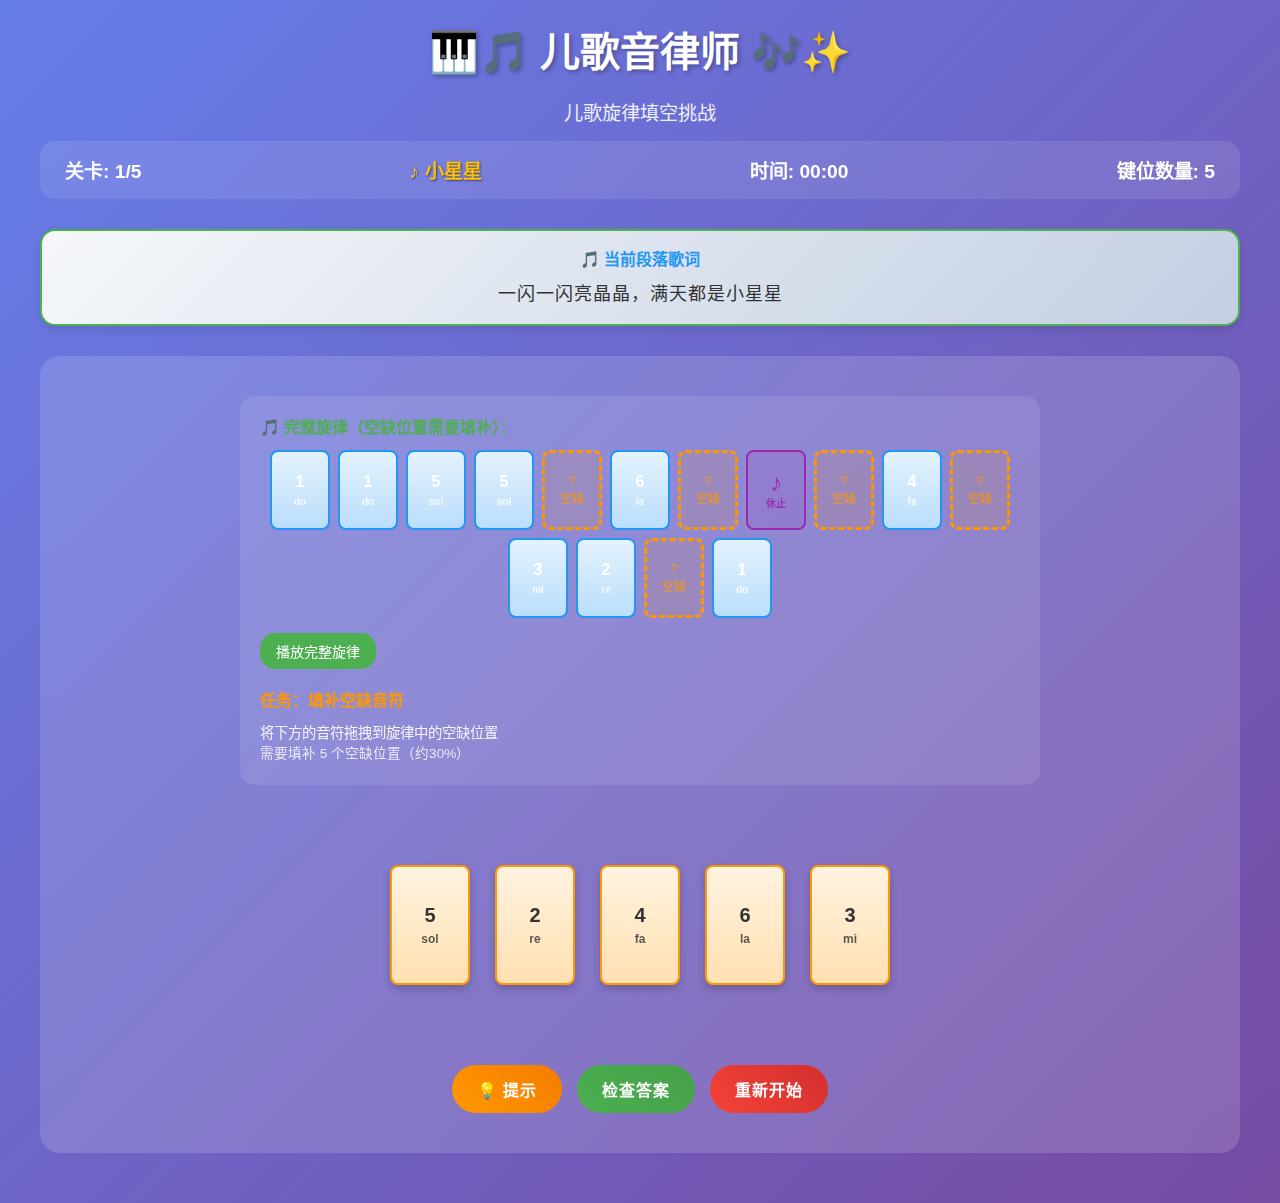
<file: KeySort/index.html>
<!DOCTYPE html>
<html lang="zh-CN">
<head>
    <meta charset="UTF-8">
    <meta name="viewport" content="width=device-width, initial-scale=1.0">
    <title>儿歌音律师 - 儿歌旋律填空挑战</title>
    
    <!-- 游戏图标 -->
    <link rel="icon" type="image/svg+xml" href="[data-uri]">
    <link rel="shortcut icon" type="image/svg+xml" href="[data-uri]">
    <style>
        * {
            margin: 0;
            padding: 0;
            box-sizing: border-box;
        }

        body {
            font-family: 'Arial', sans-serif;
            background: linear-gradient(135deg, #667eea 0%, #764ba2 100%);
            min-height: 100vh;
            display: flex;
            flex-direction: column;
            align-items: center;
            padding: 20px;
            color: white;
        }

        .game-container {
            max-width: 1200px;
            width: 100%;
            text-align: center;
        }

        .header {
            margin-bottom: 30px;
        }

        .title {
            font-size: 2.5em;
            margin-bottom: 20px;
            text-shadow: 2px 2px 4px rgba(0,0,0,0.3);
        }

        .game-info {
            display: flex;
            justify-content: space-between;
            align-items: center;
            background: rgba(255,255,255,0.1);
            padding: 15px 25px;
            border-radius: 15px;
            backdrop-filter: blur(10px);
            margin-bottom: 30px;
        }

        .level-info, .song-info, .timer-info, .score-info {
            font-size: 1.2em;
            font-weight: bold;
        }

        .song-info {
            color: #ffc107;
            text-shadow: 1px 1px 2px rgba(0,0,0,0.5);
        }

        .game-area {
            background: rgba(255,255,255,0.15);
            border-radius: 20px;
            padding: 40px;
            backdrop-filter: blur(15px);
            margin-bottom: 30px;
            min-height: 400px;
            display: flex;
            flex-direction: column;
            justify-content: center;
            align-items: center;
        }

        .instructions {
            font-size: 1em;
            margin-bottom: 30px;
            padding: 20px;
            background: rgba(255,255,255,0.1);
            border-radius: 15px;
            max-width: 800px;
            text-align: left;
            line-height: 1.5;
        }

        .instructions h3 {
            font-size: 1.1em;
            font-weight: bold;
        }

        .instructions p {
            font-size: 0.95em;
            opacity: 0.9;
        }

        .piano-container {
            display: flex;
            flex-wrap: wrap;
            justify-content: center;
            gap: 15px;
            margin: 30px 0;
            min-height: 150px;
            align-items: center;
            padding: 15px;
            border-radius: 10px;
            transition: all 0.3s ease;
        }

        .piano-container.drag-over {
            background: rgba(76, 175, 80, 0.1);
            border: 2px dashed #4CAF50;
            transform: scale(1.02);
        }

        .piano-key {
            width: 80px;
            height: 120px;
            background: linear-gradient(to bottom, #ffffff, #f0f0f0);
            border: 3px solid #333;
            border-radius: 8px;
            cursor: pointer;
            display: flex;
            flex-direction: column;
            align-items: center;
            justify-content: center;
            padding: 10px;
            font-weight: bold;
            font-size: 16px;
            color: #333;
            transition: all 0.2s ease;
            user-select: none;
            position: relative;
            box-shadow: 0 4px 8px rgba(0,0,0,0.2);
        }

        .piano-key:hover {
            transform: translateY(-5px);
            box-shadow: 0 8px 16px rgba(0,0,0,0.3);
        }

        .piano-key.active, .ref-note.active {
            transform: translateY(3px);
            box-shadow: 0 2px 4px rgba(0,0,0,0.2);
            background: linear-gradient(to bottom, #f0f0f0, #e0e0e0);
        }

        .ref-note.active {
            background: rgba(76, 175, 80, 0.5) !important;
            transform: scale(1.05);
        }

        .piano-key.dragging {
            opacity: 0.8;
            transform: rotate(5deg);
            z-index: 1000;
        }

        .drop-zone {
            width: 100%;
            min-height: 150px;
            border: 3px dashed rgba(255,255,255,0.5);
            border-radius: 15px;
            display: flex;
            flex-wrap: wrap;
            justify-content: center;
            align-items: center;
            gap: 15px;
            padding: 20px;
            margin: 20px 0;
            background: rgba(255,255,255,0.05);
        }

        .drop-zone.drag-over {
            border-color: #4CAF50;
            background: rgba(76, 175, 80, 0.1);
        }

        .blank-position.drag-over .blank-slot {
            background: rgba(76, 175, 80, 0.3) !important;
            border-color: #4CAF50 !important;
            transform: scale(1.1);
            box-shadow: 0 0 15px rgba(76, 175, 80, 0.5);
        }

        .filled-note.dragging {
            opacity: 0.8;
            transform: scale(1.1) rotate(3deg);
            z-index: 1000;
            box-shadow: 0 5px 15px rgba(0,0,0,0.3);
        }

        .controls {
            display: flex;
            gap: 15px;
            margin-top: 30px;
            flex-wrap: wrap;
            justify-content: center;
        }

        .btn {
            padding: 12px 25px;
            border: none;
            border-radius: 25px;
            font-size: 16px;
            font-weight: bold;
            cursor: pointer;
            transition: all 0.3s ease;
            text-transform: uppercase;
            letter-spacing: 1px;
        }

        .btn-primary {
            background: linear-gradient(45deg, #4CAF50, #45a049);
            color: white;
        }

        .btn-secondary {
            background: linear-gradient(45deg, #2196F3, #1976D2);
            color: white;
        }

        .btn-danger {
            background: linear-gradient(45deg, #f44336, #d32f2f);
            color: white;
        }

        .btn-warning {
            background: linear-gradient(45deg, #ff9800, #f57c00);
            color: white;
        }

        .btn:hover {
            transform: translateY(-2px);
            box-shadow: 0 5px 15px rgba(0,0,0,0.2);
        }

        .btn:disabled {
            opacity: 0.6;
            cursor: not-allowed;
            transform: none;
        }

        .modal {
            display: none;
            position: fixed;
            top: 0;
            left: 0;
            width: 100%;
            height: 100%;
            background: rgba(0,0,0,0.8);
            z-index: 2000;
            justify-content: center;
            align-items: center;
        }

        .modal-content {
            background: white;
            color: #333;
            padding: 40px;
            border-radius: 20px;
            text-align: center;
            max-width: 500px;
            width: 90%;
            box-shadow: 0 10px 30px rgba(0,0,0,0.3);
        }

        .modal h2 {
            margin-bottom: 20px;
            color: #333;
        }

        .leaderboard {
            text-align: left;
            margin: 20px 0;
        }

        .leaderboard-item {
            display: flex;
            justify-content: space-between;
            padding: 10px 0;
            border-bottom: 1px solid #eee;
        }

        .celebration {
            display: none;
            position: fixed;
            top: 50%;
            left: 50%;
            transform: translate(-50%, -50%);
            font-size: 3em;
            z-index: 1500;
            animation: celebrate 2s ease-in-out;
        }

        @keyframes celebrate {
            0%, 100% { transform: translate(-50%, -50%) scale(1); }
            50% { transform: translate(-50%, -50%) scale(1.5); }
        }

        @media (max-width: 768px) {
            .game-info {
                flex-direction: column;
                gap: 10px;
            }
            
            .piano-key {
                width: 60px;
                height: 90px;
                font-size: 14px;
            }
            
            .title {
                font-size: 2em;
            }
        }
    </style>
</head>
<body>
    <div class="game-container">
        <div class="header">
            <h1 class="title">🎹🎵 儿歌音律师 🎶✨</h1>
            <p style="font-size: 1.2em; margin-bottom: 15px; opacity: 0.9;">儿歌旋律填空挑战</p>
            <div class="game-info">
                <div class="level-info">关卡: <span id="current-level">1</span>/5</div>
                <div class="song-info">♪ <span id="current-song">小星星</span></div>
                <div class="timer-info">时间: <span id="timer">00:00</span></div>
                <div class="score-info">键位数量: <span id="key-count">3</span></div>
            </div>
            
            <div class="lyrics-panel" style="
                background: linear-gradient(135deg, #f5f7fa 0%, #c3cfe2 100%);
                border: 2px solid #4CAF50;
                border-radius: 15px;
                padding: 15px;
                margin: 15px 0;
                text-align: center;
                box-shadow: 0 4px 8px rgba(0,0,0,0.1);
            ">
                <h4 style="color: #2196F3; margin: 0 0 10px 0; font-size: 16px;">🎵 当前段落歌词</h4>
                <div id="lyrics-display" style="
                    font-size: 18px;
                    line-height: 1.6;
                    color: #333;
                    font-weight: 500;
                    letter-spacing: 1px;
                ">
                    [歌词将在此显示]
                </div>
            </div>
        </div>

        <div class="game-area">
            <div class="instructions">
                <h3 style="margin-bottom: 15px; color: #fff;">🎵 游戏目标</h3>
                <p style="margin-bottom: 10px;">通过听觉识别钢琴键的音高，将它们按从低到高的顺序正确排列</p>
                
                <h3 style="margin-bottom: 10px; margin-top: 15px; color: #fff;">🎮 操作说明</h3>
                <p style="margin-bottom: 8px;">• 点击钢琴键试听音高</p>
                <p style="margin-bottom: 8px;">• 拖拽钢琴键到下方排序区域</p>
                <p style="margin-bottom: 8px;">• 从排序区域拖出即可返回上方</p>
                <p style="margin-bottom: 8px;">• 使用"播放排序"试听当前顺序</p>
                
                <h3 style="margin-bottom: 10px; margin-top: 15px; color: #fff;">✨ 游戏特色</h3>
                <p style="margin-bottom: 8px;">• 5关递进挑战，从简单到复杂的儿歌片段</p>
                <p style="margin-bottom: 8px;">• 每关音高独一无二，提升辨音能力</p>
                <p style="margin-bottom: 8px;">• 实时计时排行榜，挑战个人极限</p>
                <p style="margin-bottom: 8px;">• 专业音感训练，适合音乐学习者</p>
            </div>
            
            <div class="piano-container" id="piano-container">
                <!-- 钢琴键将在这里动态生成 -->
            </div>
            
            <div class="controls">
                <button class="btn btn-warning" id="hint-btn">💡 提示</button>
                <button class="btn btn-primary" id="check-btn">检查答案</button>
                <button class="btn btn-danger" id="restart-btn">重新开始</button>
            </div>
        </div>
    </div>

    <!-- 游戏完成模态框 -->
    <div class="modal" id="game-complete-modal">
        <div class="modal-content">
            <h2>🎉 恭喜通关！</h2>
            <p>您完成了所有5关！</p>
            <p>总用时: <span id="final-time"></span></p>
            <div class="leaderboard" id="leaderboard">
                <h3>排行榜:</h3>
            </div>
            <button class="btn btn-primary" onclick="startNewGame()">重新挑战</button>
        </div>
    </div>

    <!-- 关卡完成模态框 -->
    <div class="modal" id="level-complete-modal">
        <div class="modal-content">
            <h2>🎊 关卡完成！</h2>
            <p>准备进入下一关</p>
            <button class="btn btn-primary" onclick="nextLevel()">下一关</button>
        </div>
    </div>

    <!-- 庆祝动画 -->
    <div class="celebration" id="celebration">🎉</div>

    <script>
        class PianoSortGame {
            constructor() {
                this.currentLevel = 1;
                this.maxLevel = 5;
                this.startTime = null;
                this.gameRunning = false;
                this.audioContext = null;
                this.currentKeys = [];
                this.currentSong = null;
                this.blankPositions = [];
                this.songs = this.initSongDatabase();
                
                // 让游戏实例可以全局访问
                window.game = this;
                
                this.initAudio();
                this.bindEvents();
                this.startNewGame();
            }

            initSongDatabase() {
                return [
                    {
                        name: "小星星",
                        melody: [1, 1, 5, 5, 6, 6, 5, 0, 4, 4, 3, 3, 2, 2, 1],
                        lyrics: ["do", "do", "sol", "sol", "la", "la", "sol", "休", "fa", "fa", "mi", "mi", "re", "re", "do"],
                        displayLyrics: "一闪一闪亮晶晶，满天都是小星星"
                    },
                    {
                        name: "生日快乐",
                        melody: [
                            {note: 5, octave: -1}, {note: 5, octave: -1}, {note: 6, octave: -1}, {note: 5, octave: -1}, 
                            {note: 1, octave: 0}, {note: 7, octave: -1}, 0, 
                            {note: 5, octave: -1}, {note: 5, octave: -1}, {note: 6, octave: -1}, {note: 5, octave: -1}, 
                            {note: 2, octave: 0}, {note: 1, octave: 0}
                        ],
                        lyrics: ["soḻ", "soḻ", "la̱", "soḻ", "do", "ti", "休", "sol", "sol", "la", "sol", "re", "do"],
                        displayLyrics: "祝你生日快乐，祝你生日快乐"
                    },
                    {
                        name: "两只老虎",
                        melody: [1, 2, 3, 1, 0, 1, 2, 3, 1, 0, 3, 4, 5, 0, 3, 4, 5, 0, 5, 6, 5, 4, 3, 1, 0, 5, 6, 5, 4, 3, 1],
                                                 lyrics: ["do", "re", "mi", "do", "休", "do", "re", "mi", "do", "休", "mi", "fa", "sol", "休", "mi", "fa", "sol", "休", "sol", "la", "sol", "fa", "mi", "do", "休", "sol", "la", "sol", "fa", "mi", "do"],
                        displayLyrics: "两只老虎，两只老虎，跑得快，跑得快"
                    },
                    {
                        name: "小毛驴",
                        melody: [{note: 1, octave: 0},{note: 1, octave: 0},{note: 1, octave: 0},{note: 3, octave: 0}, {note: 5, octave: 0},{note: 5, octave: 0},{note: 5, octave: 0},{note: 5, octave: 0},{note: 6, octave: 0},{note: 6, octave: 0},{note: 6, octave: 0},{note: 1, octave: 1},{note: 5, octave: 0},0,
                        {note: 4, octave: 0},{note: 4, octave: 0},{note: 4, octave: 0},{note: 6, octave: 0}, {note: 3, octave: 0},{note: 3, octave: 0},{note: 3, octave: 0},{note: 3, octave: 0},{note: 2, octave: 0},{note: 2, octave: 0},{note: 2, octave: 0},{note: 2, octave: 0},{note: 5, octave: 0},
                        ],
                        lyrics: ["do", "do", "do", "mi", "sol", "sol", "sol", "sol", "la", "la", "la", "do", "sol","休", "fa", "fa", "fa", "la", "mi", "mi", "mi", "mi", "re", "re", "re", "re", "soḻ"],
                        displayLyrics: "我有一个小毛驴我从来也不骑，有一天我心血来潮骑着去赶集"
                    },
                    {
                        name: "拔萝卜",
                        melody: [{note: 5, octave: -1},{note: 6, octave: -1},1,0,3,2,1,0,5,5,5,5,0,1,2,1,0,5,5,5,5,0,1,2,1,0,5,5,1,0,5,5,1,0,5,5,5,3,2,0,1,2,1],
                                                 lyrics: ["soḻ", "la̱", "do", "休", "mi", "re", "do", "休", "sol", "sol", "sol", "sol", "休", "do", "re", "do", "休", "sol", "sol", "sol", "sol", "休", "do", "re", "do", "休", "sol", "sol", "do", "休", "sol", "sol", "do", "休", "sol", "sol", "sol", "mi", "re", "休", "do", "re", "do"],
                        displayLyrics: "拔萝卜，拔萝卜，嘿咻嘿咻，拔萝卜，嘿咻嘿咻拔不动，小黄狗，快快来，快来帮我们拔萝卜"
                    }
                ];
            }

            async initAudio() {
                try {
                    this.audioContext = new (window.AudioContext || window.webkitAudioContext)();
                    console.log('AudioContext created, state:', this.audioContext.state);
                } catch (error) {
                    console.warn('Web Audio API not supported:', error);
                }
            }

            async ensureAudioContext() {
                if (!this.audioContext) {
                    await this.initAudio();
                }
                
                if (this.audioContext && this.audioContext.state === 'suspended') {
                    console.log('Resuming AudioContext...');
                    await this.audioContext.resume();
                    console.log('AudioContext resumed, state:', this.audioContext.state);
                }
            }



            bindEvents() {
                document.getElementById('check-btn').addEventListener('click', () => this.checkOrder());
                document.getElementById('restart-btn').addEventListener('click', () => this.startNewGame());
                document.getElementById('hint-btn').addEventListener('click', () => this.playHintMelody());
                
                // 拖拽事件
                document.addEventListener('dragstart', (e) => this.handleDragStart(e));
                document.addEventListener('dragover', (e) => this.handleDragOver(e));
                document.addEventListener('drop', (e) => this.handleDrop(e));
                document.addEventListener('dragend', (e) => this.handleDragEnd(e));
            }

            // 将简谱数字转换为频率 (C大调，支持高低音)
            noteToFrequency(noteData) {
                // 支持传入数字或对象格式
                let note, octave = 0;
                if (typeof noteData === 'object' && noteData !== null) {
                    note = noteData.note;
                    octave = noteData.octave || 0;
                } else {
                    note = noteData;
                    octave = 0;
                }
                
                const baseFreq = 261.63; // C4 (do)
                const noteMap = {
                    1: 0,   // do (C)
                    2: 2,   // re (D)
                    3: 4,   // mi (E)
                    4: 5,   // fa (F)
                    5: 7,   // sol (G)
                    6: 9,   // la (A)
                    7: 11   // ti (B)
                };
                
                const semitones = noteMap[note];
                if (semitones === undefined) {
                    console.warn('Invalid note:', note);
                    return 261.63; // 默认返回C4
                }
                
                // 加上八度偏移：-1表示低八度，0表示标准八度，1表示高八度
                const frequency = baseFreq * Math.pow(2, (semitones + octave * 12) / 12);
                return frequency;
            }

            startNewGame() {
                this.currentLevel = 1;
                this.startTime = Date.now();
                this.gameRunning = true;
                this.updateTimer();
                this.generateLevel();
            }

            generateLevel() {
                const currentSong = this.songs[this.currentLevel - 1];
                const melody = currentSong.melody;
                
                // 计算需要空缺的音符数量（约30%）
                const blankCount = Math.max(2, Math.round(melody.length * 0.3));
                
                // 随机选择空缺位置
                this.generateBlankPositions(melody.length, blankCount);
                
                document.getElementById('current-level').textContent = this.currentLevel;
                document.getElementById('current-song').textContent = currentSong.name;
                document.getElementById('key-count').textContent = blankCount;
                
                // 显示当前儿歌信息和旋律
                this.displaySongInfo(currentSong);
                
                // 更新歌词显示面板
                this.updateLyricsDisplay(currentSong);
                
                // 生成需要填空的钢琴键
                this.generateKeys(currentSong);
                this.resetMelodyDisplay();
                
                // 初始化按钮状态
                document.getElementById('check-btn').disabled = false;
            }

            updateLyricsDisplay(song) {
                const lyricsDisplay = document.getElementById('lyrics-display');
                lyricsDisplay.textContent = song.displayLyrics;
            }

            generateBlankPositions(melodyLength, blankCount) {
                const currentSong = this.songs[this.currentLevel - 1];
                
                // 过滤掉休止符位置（melody[i] === 0）
                const validPositions = [];
                for (let i = 0; i < melodyLength; i++) {
                    if (currentSong.melody[i] !== 0) {
                        validPositions.push(i);
                    }
                }
                
                // 确保有足够的非休止符位置可供选择
                const maxBlankCount = Math.min(blankCount, Math.floor(validPositions.length * 0.6));
                
                // 随机选择空缺位置（只从非休止符位置中选择）
                this.blankPositions = [];
                const availablePositions = [...validPositions];
                
                for (let i = 0; i < maxBlankCount; i++) {
                    const randomIndex = Math.floor(Math.random() * availablePositions.length);
                    this.blankPositions.push(availablePositions[randomIndex]);
                    availablePositions.splice(randomIndex, 1);
                }
                
                // 排序空缺位置
                this.blankPositions.sort((a, b) => a - b);
                
                console.log('有效位置:', validPositions);
                console.log('空缺位置:', this.blankPositions);
            }

            displaySongInfo(song) {
                // 在instruction区域显示完整旋律和任务说明
                const instructionDiv = document.querySelector('.instructions');
                instructionDiv.innerHTML = `
                    <div style="margin-bottom: 20px;">
                        <h4 style="color: #4CAF50; margin-bottom: 10px;">🎵 完整旋律（空缺位置需要填补）：</h4>
                        <div id="melody-display" style="display: flex; gap: 8px; justify-content: center; margin-bottom: 15px; flex-wrap: wrap;">
                            <!-- 旋律显示将在这里动态生成 -->
                        </div>
                        <button onclick="window.game.playCompleteMelody()" style="
                            padding: 8px 16px; 
                            background: #4CAF50; 
                            color: white; 
                            border: none; 
                            border-radius: 15px; 
                            cursor: pointer;
                            font-size: 14px;
                        ">播放完整旋律</button>
                    </div>
                    <div>
                        <h4 style="color: #FF9800; margin-bottom: 10px;">任务：填补空缺音符</h4>
                        <p style="opacity: 0.9; font-size: 0.9em;">将下方的音符拖拽到旋律中的空缺位置</p>
                        <p style="opacity: 0.8; font-size: 0.85em;">需要填补 ${this.blankPositions.length} 个空缺位置（约30%）</p>
                    </div>
                `;
                
                // 生成旋律显示
                this.generateMelodyDisplay(song);
            }

            generateMelodyDisplay(song) {
                const melodyDisplay = document.getElementById('melody-display');
                melodyDisplay.innerHTML = '';
                
                song.melody.forEach((note, index) => {
                    const noteDiv = document.createElement('div');
                    noteDiv.className = 'melody-note';
                    
                    if (note === 0) {
                        // 休止符位置
                        noteDiv.innerHTML = `
                            <div class="rest-note" style="
                                width: 60px;
                                height: 80px;
                                border: 2px solid #9C27B0;
                                border-radius: 8px;
                                display: flex;
                                flex-direction: column;
                                align-items: center;
                                justify-content: center;
                                background: rgba(156, 39, 176, 0.1);
                                color: #9C27B0;
                                font-weight: bold;
                                text-align: center;
                                line-height: 1.2;
                            ">
                                <div style="font-size: 24px;">♪</div>
                                <div style="font-size: 10px; opacity: 0.9;">休止</div>
                            </div>
                        `;
                    } else if (this.blankPositions.includes(index)) {
                        // 空缺位置
                        noteDiv.classList.add('blank-position');
                        noteDiv.dataset.position = index;
                        noteDiv.innerHTML = `
                            <div class="blank-slot" style="
                                width: 60px;
                                height: 80px;
                                border: 3px dashed #ff9800;
                                border-radius: 8px;
                                display: flex;
                                align-items: center;
                                justify-content: center;
                                background: rgba(255, 152, 0, 0.1);
                                color: #ff9800;
                                font-size: 12px;
                                text-align: center;
                            ">
                                ?<br/>空缺
                            </div>
                        `;
                    } else {
                        // 已知音符 - 处理高低音显示
                        const noteValue = typeof note === 'object' ? note.note : note;
                        const octave = typeof note === 'object' ? note.octave || 0 : 0;
                        
                        // 生成八度标识
                        let octaveDisplay = '';
                        if (octave === -1) {
                            octaveDisplay = '<div style="font-size: 8px; color: #ff5722;">●</div>'; // 低音点
                        } else if (octave === 1) {
                            octaveDisplay = '<div style="font-size: 8px; color: #ff5722;">●</div>'; // 高音点
                        }
                        
                        const melodyNoteElement = document.createElement('div');
                        melodyNoteElement.className = 'melody-note-filled';
                        melodyNoteElement.style.cssText = `
                            width: 60px;
                            height: 80px;
                            background: linear-gradient(to bottom, #e3f2fd, #bbdefb);
                            border: 2px solid #2196f3;
                            border-radius: 8px;
                            display: flex;
                            flex-direction: column;
                            align-items: center;
                            justify-content: center;
                            font-weight: bold;
                            cursor: pointer;
                            position: relative;
                        `;
                        
                        melodyNoteElement.innerHTML = `
                            ${octave === 1 ? octaveDisplay : ''}
                            <div style="font-size: 16px;">${noteValue}</div>
                            <div style="font-size: 10px; opacity: 0.8;">${song.lyrics[index]}</div>
                            ${octave === -1 ? octaveDisplay : ''}
                        `;
                        
                        melodyNoteElement.addEventListener('click', () => {
                            this.playNote(note);
                            melodyNoteElement.style.transform = 'scale(0.95)';
                            setTimeout(() => melodyNoteElement.style.transform = 'scale(1)', 150);
                        });
                        
                        noteDiv.appendChild(melodyNoteElement);
                    }
                    
                    melodyDisplay.appendChild(noteDiv);
                });
            }

            generateKeys(song) {
                const container = document.getElementById('piano-container');
                container.innerHTML = '';
                
                this.currentKeys = [];
                this.currentSong = song;
                
                // 基于空缺位置生成需要填空的钢琴键
                const blankNotes = this.blankPositions.map(pos => ({
                    note: song.melody[pos],
                    lyric: song.lyrics[pos],
                    originalPosition: pos
                }));
                
                // 打乱空缺音符的顺序
                const shuffledBlankNotes = this.shuffleArray([...blankNotes]);
                
                shuffledBlankNotes.forEach((noteInfo, displayIndex) => {
                    const frequency = this.noteToFrequency(noteInfo.note);
                    
                    const key = this.createPianoKey(frequency, displayIndex, noteInfo.originalPosition, noteInfo.note, noteInfo.lyric);
                    container.appendChild(key);
                    this.currentKeys.push(key);
                });
                
                console.log('当前儿歌:', song.name);
                console.log('空缺音符:', blankNotes);
                console.log('打乱后:', shuffledBlankNotes);
            }

            createPianoKey(frequency, displayIndex, correctIndex, noteData, lyric) {
                const key = document.createElement('div');
                key.className = 'piano-key';
                key.draggable = true;
                key.dataset.frequency = frequency;
                key.dataset.index = displayIndex;
                key.dataset.correctIndex = correctIndex;
                key.dataset.keyData = JSON.stringify({
                    note: noteData,
                    lyric: lyric,
                    index: displayIndex,
                    correctIndex: correctIndex
                });
                
                // 处理高低音显示
                const noteValue = typeof noteData === 'object' ? noteData.note : noteData;
                const octave = typeof noteData === 'object' ? noteData.octave || 0 : 0;
                
                // 生成八度标识和背景色
                let octaveIndicator = '';
                let backgroundColor = '';
                if (octave === -1) {
                    octaveIndicator = '̱'; // 下划线表示低音
                    backgroundColor = 'background: linear-gradient(to bottom, #ffebee, #ffcdd2); border: 2px solid #f44336;';
                } else if (octave === 1) {
                    octaveIndicator = '̇'; // 上划线表示高音
                    backgroundColor = 'background: linear-gradient(to bottom, #e8f5e8, #c8e6c9); border: 2px solid #4caf50;';
                } else {
                    backgroundColor = 'background: linear-gradient(to bottom, #fff3e0, #ffe0b2); border: 2px solid #ff9800;';
                }
                
                key.style.cssText = `
                    width: 80px;
                    height: 120px;
                    margin: 5px;
                    border-radius: 8px;
                    ${backgroundColor}
                    display: flex;
                    flex-direction: column;
                    align-items: center;
                    justify-content: center;
                    cursor: pointer;
                    user-select: none;
                    transition: all 0.2s ease;
                    position: relative;
                `;
                
                key.innerHTML = `
                    <div style="font-size: 20px; font-weight: bold; margin-bottom: 5px;">
                        ${noteValue}${octaveIndicator}
                        ${octave === -1 ? '<div style="position: absolute; bottom: -2px; left: 50%; transform: translateX(-50%); width: 8px; height: 2px; background: #f44336; border-radius: 1px;"></div>' : ''}
                        ${octave === 1 ? '<div style="position: absolute; top: -2px; left: 50%; transform: translateX(-50%); width: 8px; height: 2px; background: #4caf50; border-radius: 1px;"></div>' : ''}
                    </div>
                    <div style="font-size: 12px; opacity: 0.8;">${lyric}</div>
                `;
                
                key.addEventListener('click', () => {
                    this.playNote(noteData);
                    key.classList.add('active');
                    setTimeout(() => key.classList.remove('active'), 200);
                });
                
                return key;
            }

            async playNote(noteDataOrFrequency) {
                try {
                    await this.ensureAudioContext();
                    if (!this.audioContext) return;
                    
                    // 判断传入的是频率还是音符数据
                    let frequency;
                    if (typeof noteDataOrFrequency === 'number' && noteDataOrFrequency > 50) {
                        // 大于50的数字认为是频率 (音符频率通常在80Hz以上)
                        frequency = noteDataOrFrequency;
                    } else {
                        // 其他情况都当作音符数据处理
                        frequency = this.noteToFrequency(noteDataOrFrequency);
                    }
                    
                    if (frequency < 20 || frequency > 20000) {
                        console.warn('Frequency out of audible range:', frequency);
                        return;
                    }
                    
                    const oscillator = this.audioContext.createOscillator();
                    const gainNode = this.audioContext.createGain();
                    
                    oscillator.connect(gainNode);
                    gainNode.connect(this.audioContext.destination);
                    
                    oscillator.frequency.setValueAtTime(frequency, this.audioContext.currentTime);
                    oscillator.type = 'sine';
                    
                    gainNode.gain.setValueAtTime(0.3, this.audioContext.currentTime);
                    gainNode.gain.exponentialRampToValueAtTime(0.01, this.audioContext.currentTime + 0.8);
                    
                    oscillator.start(this.audioContext.currentTime);
                    oscillator.stop(this.audioContext.currentTime + 0.8);
                } catch (error) {
                    console.error('Error playing note:', error);
                }
            }

            playReferenceSequence() {
                if (!this.audioContext || !this.currentSong) return;
                
                this.currentSong.reference.forEach((note, index) => {
                    setTimeout(() => {
                        const frequency = this.noteToFrequency(note);
                        this.playNote(frequency);
                        
                        // 高亮参考序列中的对应音符
                        const refNotes = document.querySelectorAll('.ref-note');
                        if (refNotes[index]) {
                            refNotes[index].classList.add('active');
                            setTimeout(() => refNotes[index].classList.remove('active'), 200);
                        }
                    }, index * 600);
                });
            }

            playCompleteMelody() {
                if (!this.audioContext || !this.currentSong) return;
                
                let playIndex = 0;
                
                // 遍历旋律，播放到第一个未填充的空缺位置停止
                for (let index = 0; index < this.currentSong.melody.length; index++) {
                    const note = this.currentSong.melody[index];
                    
                    if (note === 0) {
                        // 休止符，跳过播放但保持时间间隔
                        setTimeout(() => {
                            // 高亮休止符
                            const restNotes = document.querySelectorAll('.rest-note');
                            restNotes.forEach(restElement => {
                                const parentNote = restElement.closest('.melody-note');
                                if (parentNote && Array.from(parentNote.parentNode.children).indexOf(parentNote) === index) {
                                    restElement.style.transform = 'scale(0.95)';
                                    setTimeout(() => restElement.style.transform = 'scale(1)', 200);
                                }
                            });
                        }, playIndex * 600);
                        playIndex++;
                    } else if (this.blankPositions.includes(index)) {
                        // 是空缺位置，检查是否已填充
                        const blankSlot = document.querySelector(`.blank-position[data-position="${index}"]`);
                        const filledNote = blankSlot?.querySelector('.filled-note');
                        
                        if (filledNote) {
                            // 已填充，播放填充的音符
                            const keyData = JSON.parse(filledNote.dataset.keyData);
                            setTimeout(() => {
                                const frequency = this.noteToFrequency(keyData.note);
                                this.playNote(frequency);
                                
                                // 高亮已填充的音符
                                filledNote.style.transform = 'scale(0.95)';
                                setTimeout(() => filledNote.style.transform = 'scale(1)', 200);
                            }, playIndex * 600);
                            playIndex++;
                        } else {
                            // 未填充，停止播放
                            console.log(`播放在位置 ${index} 停止（空缺未填充）`);
                            break;
                        }
                    } else {
                        // 已知音符，正常播放
                        setTimeout(() => {
                            const frequency = this.noteToFrequency(note);
                            this.playNote(frequency);
                            
                            // 高亮对应的旋律音符
                            const melodyNotes = document.querySelectorAll('.melody-note-filled');
                            melodyNotes.forEach(noteElement => {
                                const parentNote = noteElement.closest('.melody-note');
                                if (parentNote && Array.from(parentNote.parentNode.children).indexOf(parentNote) === index) {
                                    noteElement.style.transform = 'scale(0.95)';
                                    setTimeout(() => noteElement.style.transform = 'scale(1)', 200);
                                }
                            });
                        }, playIndex * 600);
                        playIndex++;
                    }
                }
            }

            playHintMelody() {
                if (!this.audioContext || !this.currentSong) return;
                
                // 播放完整的正确旋律，包括空缺位置的正确音符
                let playIndex = 0;
                this.currentSong.melody.forEach((note, index) => {
                    if (note === 0) {
                        // 休止符，跳过播放但保持时间间隔
                        setTimeout(() => {
                            // 高亮休止符
                            const restNotes = document.querySelectorAll('.rest-note');
                            restNotes.forEach(restElement => {
                                const parentNote = restElement.closest('.melody-note');
                                if (parentNote && Array.from(parentNote.parentNode.children).indexOf(parentNote) === index) {
                                    restElement.style.transform = 'scale(0.95)';
                                    setTimeout(() => restElement.style.transform = 'scale(1)', 200);
                                }
                            });
                        }, playIndex * 600);
                        playIndex++;
                    } else {
                        // 正常音符
                        setTimeout(() => {
                            const frequency = this.noteToFrequency(note);
                            this.playNote(frequency);
                        }, playIndex * 600);
                        playIndex++;
                    }
                });
                
                // 显示提示信息
                setTimeout(() => {
                    alert('💡 这就是完整的正确旋律！\n请仔细听空缺位置的音符，然后进行填补。\n注意句间的停顿！');
                }, (playIndex + 1) * 600);
            }

            shuffleArray(array) {
                for (let i = array.length - 1; i > 0; i--) {
                    const j = Math.floor(Math.random() * (i + 1));
                    [array[i], array[j]] = [array[j], array[i]];
                }
                return array;
            }

            handleDragStart(e) {
                if (e.target.classList.contains('piano-key')) {
                    e.target.classList.add('dragging');
                    const keyData = JSON.parse(e.target.dataset.keyData);
                    e.dataTransfer.setData('text/plain', JSON.stringify(keyData));
                } else if (e.target.classList.contains('filled-note')) {
                    e.target.classList.add('dragging');
                    const keyData = JSON.parse(e.target.dataset.keyData);
                    e.dataTransfer.setData('text/plain', JSON.stringify({
                        ...keyData,
                        isFromBlank: true,
                        sourceBlankPosition: e.target.closest('.blank-position').dataset.position
                    }));
                }
            }

            handleDragOver(e) {
                e.preventDefault();
                
                const blankSlot = e.target.closest('.blank-position');
                const pianoContainer = e.target.closest('.piano-container');
                
                if (blankSlot) {
                    blankSlot.classList.add('drag-over');
                    // 移除其他位置的高亮
                    document.querySelectorAll('.blank-position.drag-over').forEach(slot => {
                        if (slot !== blankSlot) slot.classList.remove('drag-over');
                    });
                    // 移除钢琴容器的高亮
                    document.getElementById('piano-container').classList.remove('drag-over');
                } else if (pianoContainer) {
                    // 拖拽到钢琴键区域，用于从空缺位置拖出
                    pianoContainer.classList.add('drag-over');
                    // 移除空缺位置的高亮
                    document.querySelectorAll('.blank-position').forEach(slot => {
                        slot.classList.remove('drag-over');
                    });
                } else {
                    // 清除所有高亮
                    document.querySelectorAll('.blank-position').forEach(slot => {
                        slot.classList.remove('drag-over');
                    });
                    document.getElementById('piano-container').classList.remove('drag-over');
                }
            }

            handleDrop(e) {
                e.preventDefault();
                
                try {
                    const dragData = JSON.parse(e.dataTransfer.getData('text/plain'));
                    const blankSlot = e.target.closest('.blank-position');
                    
                    if (blankSlot) {
                        // 拖拽到空缺位置
                        const position = parseInt(blankSlot.dataset.position);
                        
                        if (dragData.isFromBlank) {
                            // 从其他空缺位置拖来的音符
                            const sourceBlankSlot = document.querySelector(`.blank-position[data-position="${dragData.sourceBlankPosition}"]`);
                            const sourceFilledNote = sourceBlankSlot?.querySelector('.filled-note');
                            
                            // 检查目标位置是否已有音符
                            const existingNote = blankSlot.querySelector('.filled-note');
                            if (existingNote) {
                                // 交换两个位置的音符
                                const existingKeyData = JSON.parse(existingNote.dataset.keyData);
                                
                                // 先清除两个位置
                                sourceFilledNote?.remove();
                                existingNote.remove();
                                
                                // 重新填充
                                this.fillBlankPosition(blankSlot, dragData);
                                this.fillBlankPosition(sourceBlankSlot, existingKeyData);
                            } else {
                                // 移动到空的位置
                                sourceFilledNote?.remove();
                                this.fillBlankPosition(blankSlot, dragData);
                                this.clearBlankPosition(sourceBlankSlot);
                            }
                        } else {
                            // 从钢琴键区域拖来的音符
                            const draggedKey = this.currentKeys[dragData.index];
                            
                            // 检查是否已经有音符在这个位置
                            const existingNote = blankSlot.querySelector('.filled-note');
                            if (existingNote) {
                                // 将已有音符移回钢琴键区域
                                const returnedKeyData = JSON.parse(existingNote.dataset.keyData);
                                this.returnKeyToPiano(returnedKeyData);
                                existingNote.remove();
                            }
                            
                            // 将音符放入空缺位置
                            this.fillBlankPosition(blankSlot, dragData);
                            
                            // 隐藏原始钢琴键
                            draggedKey.style.opacity = '0.3';
                            draggedKey.style.pointerEvents = 'none';
                        }
                        
                        this.updateFilledPositions();
                    } else {
                        // 拖拽到空缺位置外
                        const pianoContainer = e.target.closest('.piano-container');
                        
                        if (dragData.isFromBlank && pianoContainer) {
                            // 从空缺位置拖到钢琴键区域，恢复音符
                            const sourceBlankSlot = document.querySelector(`.blank-position[data-position="${dragData.sourceBlankPosition}"]`);
                            const sourceFilledNote = sourceBlankSlot?.querySelector('.filled-note');
                            
                            if (sourceFilledNote) {
                                // 恢复原始钢琴键
                                this.returnKeyToPiano(dragData);
                                
                                // 清除空缺位置
                                sourceFilledNote.remove();
                                this.clearBlankPosition(sourceBlankSlot);
                                
                                this.updateFilledPositions();
                            }
                        }
                    }
                } catch (error) {
                    console.error('拖拽处理错误:', error);
                }
                
                // 清除所有拖拽样式
                document.querySelectorAll('.blank-position').forEach(slot => {
                    slot.classList.remove('drag-over');
                });
                document.getElementById('piano-container').classList.remove('drag-over');
            }

            clearBlankPosition(blankSlot) {
                blankSlot.innerHTML = `
                    <div class="blank-slot" style="
                        width: 60px;
                        height: 80px;
                        border: 3px dashed #ff9800;
                        border-radius: 8px;
                        display: flex;
                        align-items: center;
                        justify-content: center;
                        background: rgba(255, 152, 0, 0.1);
                        color: #ff9800;
                        font-size: 12px;
                        text-align: center;
                    ">
                        ?<br/>空缺
                    </div>
                `;
            }

            handleDragEnd(e) {
                if (e.target.classList.contains('piano-key')) {
                    e.target.classList.remove('dragging');
                }
                if (e.target.classList.contains('filled-note')) {
                    e.target.classList.remove('dragging');
                }
                
                // 清除所有拖拽样式
                document.querySelectorAll('.blank-position').forEach(slot => {
                    slot.classList.remove('drag-over');
                });
                document.getElementById('piano-container').classList.remove('drag-over');
            }

            fillBlankPosition(blankSlot, keyData) {
                // 处理高低音显示
                const noteValue = typeof keyData.note === 'object' ? keyData.note.note : keyData.note;
                const octave = typeof keyData.note === 'object' ? keyData.note.octave || 0 : 0;
                
                // 生成八度标识和背景色
                let octaveIndicator = '';
                let backgroundColor = '';
                if (octave === -1) {
                    octaveIndicator = '̱'; // 下划线表示低音
                    backgroundColor = 'background: linear-gradient(to bottom, #ffebee, #ffcdd2); border: 2px solid #f44336;';
                } else if (octave === 1) {
                    octaveIndicator = '̇'; // 上划线表示高音
                    backgroundColor = 'background: linear-gradient(to bottom, #e8f5e8, #c8e6c9); border: 2px solid #4caf50;';
                } else {
                    backgroundColor = 'background: linear-gradient(to bottom, #c8e6c9, #a5d6a7); border: 2px solid #4caf50;';
                }
                
                blankSlot.innerHTML = `
                    <div class="filled-note" data-key-data='${JSON.stringify(keyData)}' draggable="true" style="
                        width: 60px;
                        height: 80px;
                        ${backgroundColor}
                        border-radius: 8px;
                        display: flex;
                        flex-direction: column;
                        align-items: center;
                        justify-content: center;
                        font-weight: bold;
                        cursor: pointer;
                        position: relative;
                    ">
                        ${octave === 1 ? '<div style="position: absolute; top: -2px; left: 50%; transform: translateX(-50%); width: 8px; height: 2px; background: #4caf50; border-radius: 1px;"></div>' : ''}
                        <div style="font-size: 16px;">${noteValue}${octaveIndicator}</div>
                        <div style="font-size: 10px; opacity: 0.8;">${keyData.lyric}</div>
                        ${octave === -1 ? '<div style="position: absolute; bottom: -2px; left: 50%; transform: translateX(-50%); width: 8px; height: 2px; background: #f44336; border-radius: 1px;"></div>' : ''}
                    </div>
                `;
                
                // 为填充的音符添加点击和拖拽事件
                const filledNote = blankSlot.querySelector('.filled-note');
                filledNote.addEventListener('click', () => {
                    this.playNote(keyData.note);
                    filledNote.style.transform = 'scale(0.95)';
                    setTimeout(() => filledNote.style.transform = 'scale(1)', 150);
                });
                this.addDragEventsToFilledNote(filledNote);
            }

            addDragEventsToFilledNote(filledNote) {
                filledNote.addEventListener('dragstart', (e) => {
                    const keyData = JSON.parse(filledNote.dataset.keyData);
                    e.dataTransfer.setData('text/plain', JSON.stringify({
                        ...keyData,
                        isFromBlank: true,
                        sourceBlankPosition: filledNote.closest('.blank-position').dataset.position
                    }));
                    filledNote.classList.add('dragging');
                });

                filledNote.addEventListener('dragend', (e) => {
                    filledNote.classList.remove('dragging');
                });
            }

            returnKeyToPiano(keyData) {
                const originalKey = this.currentKeys[keyData.index];
                if (originalKey) {
                    originalKey.style.opacity = '1';
                    originalKey.style.pointerEvents = 'auto';
                }
            }

            updateFilledPositions() {
                const filledCount = document.querySelectorAll('.filled-note').length;
                const totalBlanks = this.blankPositions.length;
                
                console.log(`已填充 ${filledCount}/${totalBlanks} 个位置`);
            }

            resetMelodyDisplay() {
                // 重置所有钢琴键的状态
                this.currentKeys.forEach(key => {
                    key.style.opacity = '1';
                    key.style.pointerEvents = 'auto';
                });
                
                // 清除所有已填充的音符
                document.querySelectorAll('.filled-note').forEach(note => {
                    const blankSlot = note.closest('.blank-position');
                    if (blankSlot) {
                        blankSlot.innerHTML = `
                            <div class="blank-slot" style="
                                width: 60px;
                                height: 80px;
                                border: 3px dashed #ff9800;
                                border-radius: 8px;
                                display: flex;
                                align-items: center;
                                justify-content: center;
                                background: rgba(255, 152, 0, 0.1);
                                color: #ff9800;
                                font-size: 12px;
                                text-align: center;
                            ">
                                ?<br/>空缺
                            </div>
                        `;
                    }
                });
                
                this.updateFilledPositions();
            }

            checkOrder() {
                // 检查所有空缺位置是否都已正确填充
                let allCorrect = true;
                let filledCount = 0;
                const totalBlanks = this.blankPositions.length;
                const wrongPositions = []; // 记录错误的位置
                
                for (const position of this.blankPositions) {
                    const blankSlot = document.querySelector(`.blank-position[data-position="${position}"]`);
                    const filledNote = blankSlot?.querySelector('.filled-note');
                    
                    if (filledNote) {
                        filledCount++;
                        const keyData = JSON.parse(filledNote.dataset.keyData);
                        const expectedNote = this.currentSong.melody[position];
                        
                        // 比较音符（支持高低音格式）
                        const actualNote = keyData.note;
                        let isCorrect = false;
                        
                        if (typeof expectedNote === 'object' && typeof actualNote === 'object') {
                            // 两者都是对象格式
                            isCorrect = expectedNote.note === actualNote.note && expectedNote.octave === actualNote.octave;
                        } else if (typeof expectedNote === 'number' && typeof actualNote === 'number') {
                            // 两者都是数字格式
                            isCorrect = expectedNote === actualNote;
                        } else if (typeof expectedNote === 'object' && typeof actualNote === 'number') {
                            // 期望是对象，实际是数字（向下兼容）
                            isCorrect = expectedNote.note === actualNote && (expectedNote.octave || 0) === 0;
                        } else if (typeof expectedNote === 'number' && typeof actualNote === 'object') {
                            // 期望是数字，实际是对象（向下兼容）
                            isCorrect = expectedNote === actualNote.note && (actualNote.octave || 0) === 0;
                        }
                        
                        if (!isCorrect) {
                            allCorrect = false;
                            wrongPositions.push({ position, blankSlot, filledNote, keyData });
                            console.log(`位置 ${position} 错误: 期望 ${JSON.stringify(expectedNote)}, 实际 ${JSON.stringify(actualNote)}`);
                        }
                    } else {
                        allCorrect = false;
                        console.log(`位置 ${position} 未填充`);
                    }
                }
                
                console.log(`填充进度: ${filledCount}/${totalBlanks}`);
                console.log('是否全部正确:', allCorrect);
                
                if (filledCount < totalBlanks) {
                    alert(`还有 ${totalBlanks - filledCount} 个空缺位置未填充，请继续填补！`);
                } else if (!allCorrect) {
                    // 自动将错误的音符放回原位
                    let returnedCount = 0;
                    wrongPositions.forEach(({ blankSlot, filledNote, keyData }) => {
                        // 将音符放回钢琴键区域
                        this.returnKeyToPiano(keyData);
                        
                        // 移除填充的音符
                        filledNote.remove();
                        
                        // 清空空缺位置
                        this.clearBlankPosition(blankSlot);
                        
                        returnedCount++;
                    });
                    
                    // 更新填充状态
                    this.updateFilledPositions();
                    
                    alert(`检测到 ${wrongPositions.length} 个音符填错了位置，已自动放回原位！\n\n💡 提示：点击"提示"按钮可以听到正确的旋律`);
                } else {
                    // 全部正确
                    this.showCelebration();
                    
                    if (this.currentLevel === this.maxLevel) {
                        this.completeGame();
                    } else {
                        this.completeLevel();
                    }
                }
            }

            showCelebration() {
                const celebration = document.getElementById('celebration');
                celebration.style.display = 'block';
                setTimeout(() => {
                    celebration.style.display = 'none';
                }, 2000);
            }

            completeLevel() {
                setTimeout(() => {
                    document.getElementById('level-complete-modal').style.display = 'flex';
                }, 1000);
            }

            nextLevel() {
                document.getElementById('level-complete-modal').style.display = 'none';
                this.currentLevel++;
                this.generateLevel();
            }

            completeGame() {
                this.gameRunning = false;
                const totalTime = Date.now() - this.startTime;
                const timeString = this.formatTime(totalTime);
                
                document.getElementById('final-time').textContent = timeString;
                this.updateLeaderboard(timeString);
                
                setTimeout(() => {
                    document.getElementById('game-complete-modal').style.display = 'flex';
                }, 1000);
            }

            updateLeaderboard(newTime) {
                let scores = JSON.parse(localStorage.getItem('pianoSortScores') || '[]');
                scores.push({
                    time: newTime,
                    timestamp: new Date().toLocaleString()
                });
                
                // 按时间排序（转换为毫秒进行比较）
                scores.sort((a, b) => {
                    const timeA = this.timeStringToMs(a.time);
                    const timeB = this.timeStringToMs(b.time);
                    return timeA - timeB;
                });
                
                // 只保留前10名
                scores = scores.slice(0, 10);
                localStorage.setItem('pianoSortScores', JSON.stringify(scores));
                
                this.displayLeaderboard(scores);
            }

            timeStringToMs(timeString) {
                const [minutes, seconds] = timeString.split(':').map(Number);
                return minutes * 60000 + seconds * 1000;
            }

            displayLeaderboard(scores) {
                const leaderboard = document.getElementById('leaderboard');
                leaderboard.innerHTML = '<h3>排行榜:</h3>';
                
                scores.forEach((score, index) => {
                    const item = document.createElement('div');
                    item.className = 'leaderboard-item';
                    item.innerHTML = `
                        <span>${index + 1}. ${score.time}</span>
                        <span>${score.timestamp}</span>
                    `;
                    leaderboard.appendChild(item);
                });
            }

            updateTimer() {
                if (!this.gameRunning) return;
                
                const elapsed = Date.now() - this.startTime;
                const timeString = this.formatTime(elapsed);
                document.getElementById('timer').textContent = timeString;
                
                setTimeout(() => this.updateTimer(), 100);
            }

            formatTime(ms) {
                const seconds = Math.floor(ms / 1000);
                const minutes = Math.floor(seconds / 60);
                const remainingSeconds = seconds % 60;
                return `${minutes.toString().padStart(2, '0')}:${remainingSeconds.toString().padStart(2, '0')}`;
            }
        }

        // 全局函数
        function startNewGame() {
            document.getElementById('game-complete-modal').style.display = 'none';
            new PianoSortGame();
        }

        function nextLevel() {
            window.game.nextLevel();
        }

        // 启动游戏
        window.addEventListener('load', () => {
            window.game = new PianoSortGame();
        });
    </script>
</body>
</html>
</file>
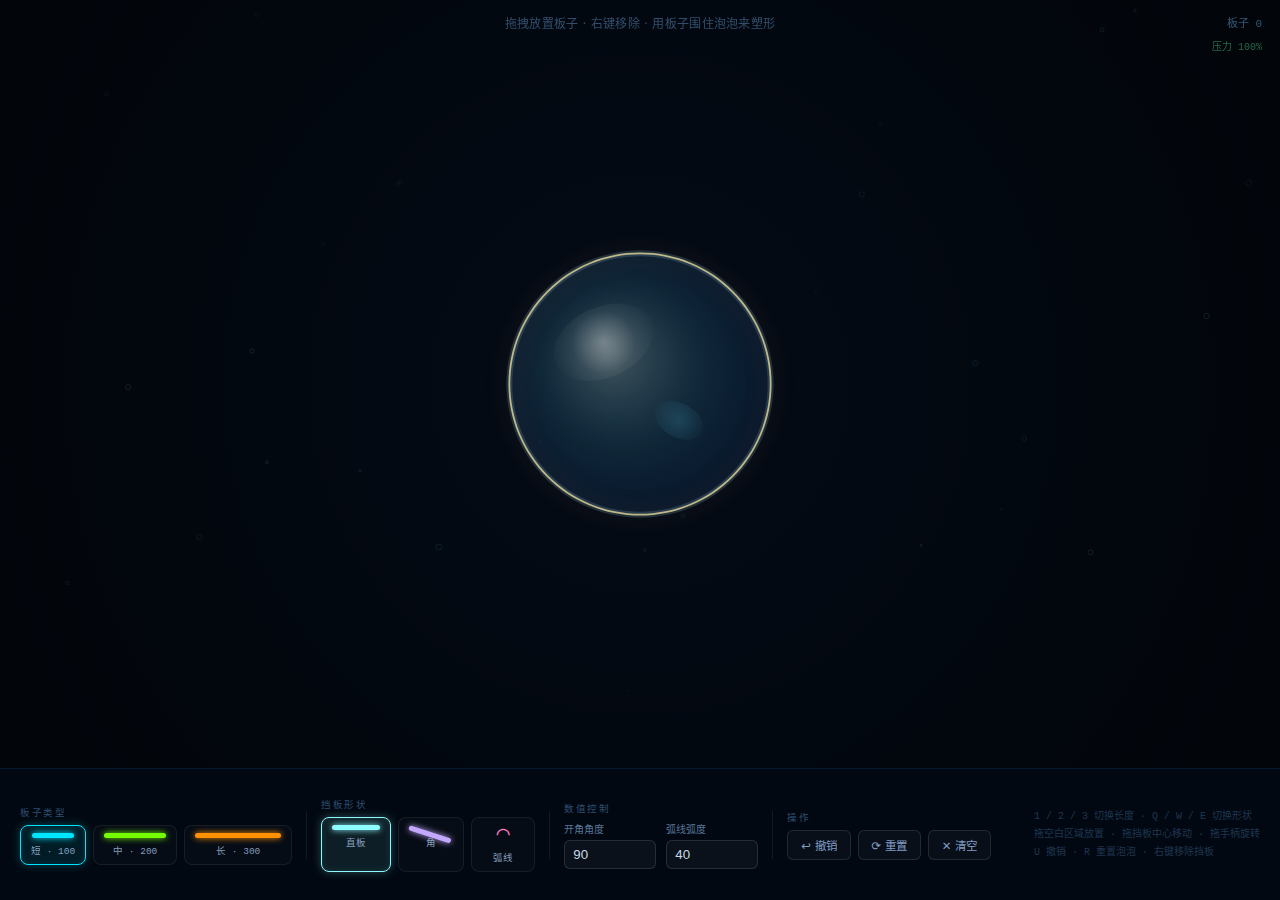
<file: bubble_2/bubble.html>
<!DOCTYPE html>
<html lang="zh-CN">
<head>
<meta charset="UTF-8">
<meta name="viewport" content="width=device-width, initial-scale=1.0">
<title>泡泡塑形 · Bubble Shape</title>
<style>
* { margin:0; padding:0; box-sizing:border-box; }

body {
  background: #030a14;
  font-family: 'Segoe UI', system-ui, sans-serif;
  display: flex;
  flex-direction: column;
  height: 100vh;
  overflow: hidden;
  user-select: none;
  -webkit-user-select: none;
}

#wrap {
  flex: 1;
  position: relative;
  min-height: 0;
  overflow: hidden;
}

#gameCanvas {
  display: block;
  cursor: crosshair;
}

#hud {
  position: absolute;
  top: 14px;
  left: 50%;
  transform: translateX(-50%);
  color: rgba(130, 190, 255, .38);
  font-size: 12px;
  pointer-events: none;
  white-space: nowrap;
  letter-spacing: .3px;
}

#counter {
  position: absolute;
  top: 14px;
  right: 18px;
  color: rgba(100, 170, 230, .5);
  font-size: 11px;
  font-family: 'Courier New', monospace;
  pointer-events: none;
}

#areaIndicator {
  position: absolute;
  top: 38px;
  right: 18px;
  color: rgba(80, 200, 130, .5);
  font-size: 10px;
  font-family: 'Courier New', monospace;
  pointer-events: none;
}

/* ── Toolbar ── */
#bar {
  min-height: 132px;
  background: rgba(2, 8, 18, .97);
  border-top: 1px solid rgba(0, 140, 255, .13);
  display: flex;
  align-items: center;
  flex-wrap: wrap;
  padding: 0 20px;
  gap: 10px;
  flex-shrink: 0;
}

.sec { display: flex; flex-direction: column; gap: 6px; }

.sec-lbl {
  color: rgba(90, 150, 210, .5);
  font-size: 9.5px;
  text-transform: uppercase;
  letter-spacing: 1.5px;
}

.brow { display: flex; gap: 7px; }

.bb {
  display: flex;
  flex-direction: column;
  align-items: center;
  gap: 5px;
  padding: 7px 10px;
  border-radius: 8px;
  border: 1px solid rgba(255,255,255,.07);
  cursor: pointer;
  background: rgba(255,255,255,.02);
  transition: .15s;
  min-width: 64px;
}
.bb:hover { background: rgba(255,255,255,.06); border-color: rgba(255,255,255,.14); }
.bb.on {
  border-color: var(--c);
  background: rgba(var(--cr), .09);
  box-shadow: 0 0 10px rgba(var(--cr), .28), inset 0 0 7px rgba(var(--cr), .1);
}

.bbar {
  height: 5px;
  border-radius: 3px;
  background: var(--c);
  box-shadow: 0 0 6px var(--c);
}

.blbl {
  font-size: 9.5px;
  color: rgba(190, 220, 255, .7);
  font-family: 'Courier New', monospace;
}

.div1 { width: 1px; height: 48px; background: rgba(255,255,255,.07); margin: 0 4px; }

.arow { display: flex; gap: 7px; }

.prow { display: flex; gap: 10px; align-items: center; }

.fld {
  display: flex;
  flex-direction: column;
  gap: 4px;
}

.fld label {
  color: rgba(160, 205, 255, .56);
  font-size: 10px;
  font-family: 'Courier New', monospace;
}

.num {
  width: 92px;
  padding: 6px 8px;
  border-radius: 6px;
  border: 1px solid rgba(255,255,255,.12);
  background: rgba(255,255,255,.04);
  color: rgba(220, 235, 255, .92);
  outline: none;
}

.num:focus {
  border-color: rgba(0, 180, 255, .45);
  box-shadow: 0 0 0 2px rgba(0, 180, 255, .12);
}

.ab {
  padding: 6px 13px;
  border: 1px solid rgba(255,255,255,.11);
  border-radius: 6px;
  background: rgba(255,255,255,.03);
  color: rgba(170, 205, 255, .75);
  cursor: pointer;
  font-size: 11.5px;
  transition: .15s;
  font-family: inherit;
}
.ab:hover { background: rgba(255,255,255,.09); border-color: rgba(255,255,255,.22); color: rgba(210,230,255,1); }
.ab.red:hover { background: rgba(255,50,50,.1); border-color: rgba(255,80,80,.3); color: rgba(255,140,140,.9); }

#khelp {
  margin-left: auto;
  color: rgba(70, 120, 170, .42);
  font-size: 10px;
  line-height: 1.8;
  font-family: 'Courier New', monospace;
}
</style>
</head>
<body>

<div id="wrap">
  <canvas id="gameCanvas"></canvas>
  <div id="hud">拖拽放置板子 · 右键移除 · 用板子围住泡泡来塑形</div>
  <div id="counter">板子 0</div>
  <div id="areaIndicator">压力 ···</div>
</div>

<div id="bar">
  <div class="sec">
    <div class="sec-lbl">板子类型</div>
    <div class="brow">
      <div class="bb on" id="btn-s" data-t="s" style="--c:#00e5ff;--cr:0,229,255">
        <div class="bbar" style="width:42px"></div>
        <div class="blbl">短 · 100</div>
      </div>
      <div class="bb" id="btn-m" data-t="m" style="--c:#76ff03;--cr:118,255,3">
        <div class="bbar" style="width:62px"></div>
        <div class="blbl">中 · 200</div>
      </div>
      <div class="bb" id="btn-l" data-t="l" style="--c:#ff9100;--cr:255,145,0">
        <div class="bbar" style="width:86px"></div>
        <div class="blbl">长 · 300</div>
      </div>
    </div>
  </div>

  <div class="div1"></div>

  <div class="sec">
    <div class="sec-lbl">挡板形状</div>
    <div class="brow">
      <div class="bb on" id="shape-line" data-shape="line" style="--c:#8efcff;--cr:142,252,255">
        <div class="bbar" style="width:48px"></div>
        <div class="blbl">直板</div>
      </div>
      <div class="bb" id="shape-angle" data-shape="angle" style="--c:#c2a8ff;--cr:194,168,255">
        <div class="bbar" style="width:44px; transform: rotate(18deg); transform-origin: left center;"></div>
        <div class="blbl">角</div>
      </div>
      <div class="bb" id="shape-arc" data-shape="arc" style="--c:#ff7bc1;--cr:255,123,193">
        <div class="blbl" style="font-size:22px; line-height:20px; color:#ff7bc1;">⌒</div>
        <div class="blbl">弧线</div>
      </div>
    </div>
  </div>

  <div class="div1"></div>

  <div class="sec">
    <div class="sec-lbl">数值控制</div>
    <div class="prow">
      <div class="fld">
        <label for="angleInput">开角角度</label>
        <input class="num" id="angleInput" type="number" min="20" max="170" step="1" value="90">
      </div>
      <div class="fld">
        <label for="arcInput">弧线弧度</label>
        <input class="num" id="arcInput" type="number" min="-120" max="120" step="1" value="40">
      </div>
    </div>
  </div>

  <div class="div1"></div>

  <div class="sec">
    <div class="sec-lbl">操作</div>
    <div class="arow">
      <button class="ab" id="undoBtn">↩ 撤销</button>
      <button class="ab" id="resetBtn">⟳ 重置</button>
      <button class="ab red" id="clearBtn">✕ 清空</button>
    </div>
  </div>

  <div id="khelp">
    1 / 2 / 3  切换长度  ·  Q / W / E  切换形状<br>
    拖空白区域放置  ·  拖挡板中心移动  ·  拖手柄旋转<br>
    U  撤销  ·  R  重置泡泡  ·  右键移除挡板
  </div>
</div>

<script>
'use strict';

// ════════════════════════════════════════════════════════
//  CANVAS SETUP
// ════════════════════════════════════════════════════════
const canvas = document.getElementById('gameCanvas');
const ctx    = canvas.getContext('2d');
const wrap   = document.getElementById('wrap');
const cntEl  = document.getElementById('counter');
const prsEl  = document.getElementById('areaIndicator');
const angleInput = document.getElementById('angleInput');
const arcInput   = document.getElementById('arcInput');

function resize() {
  canvas.width  = wrap.clientWidth;
  canvas.height = wrap.clientHeight;
}
resize();
window.addEventListener('resize', () => { resize(); resetAll(); });

// ════════════════════════════════════════════════════════
//  PHYSICS CONSTANTS
// ════════════════════════════════════════════════════════
const N        = 64;     // soft-body particle count
const SUBSTEPS = 4;      // physics substeps per render frame
const V_DAMP   = 0.992;  // velocity damping for stable PBD motion
const BTHICK   = 3.5;    // board collision half-thickness (px)
const C_ITERS  = 18;     // more solver iterations for dense board setups
const EDGE_STIFFNESS   = 0.42; // perimeter preservation
const AREA_STIFFNESS   = 0.12; // volume preservation without oscillating pressure forces
const BOARD_STIFFNESS  = 0.82; // soft board projection avoids hard fighting
const CENTER_STIFFNESS = 0.10; // keeps centroid near screen center
const EDGE_SLOP        = 0.015; // ignore tiny edge-length errors to prevent solver chatter
const AREA_SLOP        = 6.0;   // ignore tiny area errors
const CENTER_SLOP      = 0.08;  // ignore tiny centroid offsets
const CONTACT_SLOP     = 0.35;  // allow a tiny cushion before correcting board contact
const SLEEP_VEL        = 0.015; // clamp microscopic solved velocity to zero

// ════════════════════════════════════════════════════════
//  BUBBLE STATE
// ════════════════════════════════════════════════════════
let R0;   // natural radius
let A0;   // natural area (π R0²)
let SRL;  // spring rest length (chord between adjacent particles)
let pts;  // Float32Array layout: [x0,y0,vx0,vy0, x1,y1,vx1,vy1, ...]
          // We'll use an array of objects for clarity

function initBubble() {
  const bx = canvas.width  * 0.5;
  const by = canvas.height * 0.5;

  R0  = Math.min(canvas.width, canvas.height) * 0.17;
  R0  = Math.max(55, Math.min(R0, 145));
  A0  = Math.PI * R0 * R0;

  pts = [];
  for (let i = 0; i < N; i++) {
    const a = (i / N) * Math.PI * 2;
    pts.push({ x: bx + R0 * Math.cos(a), y: by + R0 * Math.sin(a), vx: 0, vy: 0, ox: 0, oy: 0 });
  }

  const p0 = pts[0], p1 = pts[1];
  SRL = Math.hypot(p1.x - p0.x, p1.y - p0.y);
}

function getSignedArea() {
  let s = 0;
  for (let i = 0; i < N; i++) {
    const j = (i + 1) % N;
    s += pts[i].x * pts[j].y - pts[j].x * pts[i].y;
  }
  return s * 0.5;
}

// Shoelace area magnitude
function getArea() {
  return Math.abs(getSignedArea());
}

function getCentroid() {
  let x = 0, y = 0;
  for (const p of pts) { x += p.x; y += p.y; }
  return { x: x / N, y: y / N };
}

function solveCenterConstraint() {
  const c = getCentroid();
  const dx = (canvas.width * 0.5 - c.x) * CENTER_STIFFNESS;
  const dy = (canvas.height * 0.5 - c.y) * CENTER_STIFFNESS;
  if (Math.hypot(dx, dy) < CENTER_SLOP) return;

  for (const p of pts) {
    p.x += dx;
    p.y += dy;
  }
}

// ════════════════════════════════════════════════════════
//  BOARDS
// ════════════════════════════════════════════════════════
const BOARD_LEN   = { s: 100, m: 200, l: 300 };
const BOARD_COLOR = { s: '#00e5ff', m: '#76ff03', l: '#ff9100' };

let boards = [];
let selType = 's';
let selShape = 'line';
let selectedBoardId = null;
let boardSeq = 1;

function clamp(v, min, max) {
  return Math.max(min, Math.min(max, v));
}

function updateCounter() {
  cntEl.textContent = `板子 ${boards.length}`;
}

function getCurrentAngleDeg() {
  return clamp(Number(angleInput.value) || 90, 20, 170);
}

function getCurrentArcSag() {
  return clamp(Number(arcInput.value) || 40, -120, 120);
}

function getBoardLength(board) {
  return BOARD_LEN[board.type];
}

function getBoardLocalPoints(board) {
  const len = getBoardLength(board);

  if (board.shape === 'angle') {
    const arm = len * 0.56;
    const half = clamp(board.angleDeg, 20, 170) * Math.PI / 360;
    return [
      { x: arm * Math.cos(-half), y: arm * Math.sin(-half) },
      { x: 0, y: 0 },
      { x: arm * Math.cos(half), y: arm * Math.sin(half) },
    ];
  }

  if (board.shape === 'arc') {
    const sag = clamp(board.arcSag, -120, 120);
    const half = len * 0.5;
    const points = [];
    const count = 13;
    for (let i = 0; i < count; i++) {
      const t = i / (count - 1);
      const x = -half + len * t;
      const y = -sag * (1 - (x / half) * (x / half));
      points.push({ x, y });
    }
    return points;
  }

  return [
    { x: -len * 0.5, y: 0 },
    { x: len * 0.5, y: 0 },
  ];
}

function localToWorld(board, p) {
  const c = Math.cos(board.rotation);
  const s = Math.sin(board.rotation);
  return {
    x: board.cx + p.x * c - p.y * s,
    y: board.cy + p.x * s + p.y * c,
  };
}

function getBoardPoints(board) {
  return getBoardLocalPoints(board).map(p => localToWorld(board, p));
}

function getBoardSegments(board) {
  const pts2 = getBoardPoints(board);
  const segments = [];
  for (let i = 0; i < pts2.length - 1; i++) {
    segments.push({
      x1: pts2[i].x,
      y1: pts2[i].y,
      x2: pts2[i + 1].x,
      y2: pts2[i + 1].y,
    });
  }
  return segments;
}

function getBoardRotateHandle(board) {
  const dist = Math.max(38, getBoardLength(board) * 0.42);
  return {
    x: board.cx + Math.cos(board.rotation) * dist,
    y: board.cy + Math.sin(board.rotation) * dist,
  };
}

function pointSegmentDistance(px, py, x1, y1, x2, y2) {
  const dx = x2 - x1;
  const dy = y2 - y1;
  const len2 = dx * dx + dy * dy;
  const t = len2 > 0 ? clamp(((px - x1) * dx + (py - y1) * dy) / len2, 0, 1) : 0;
  const qx = x1 + dx * t;
  const qy = y1 + dy * t;
  return Math.hypot(px - qx, py - qy);
}

function getBoardBodyDistance(board, pt) {
  let best = Infinity;
  for (const seg of getBoardSegments(board)) {
    best = Math.min(best, pointSegmentDistance(pt.x, pt.y, seg.x1, seg.y1, seg.x2, seg.y2));
  }
  return Math.min(best, Math.hypot(pt.x - board.cx, pt.y - board.cy));
}

function computeBoardSide(board) {
  const c = getCentroid();
  let score = 0;
  for (const seg of getBoardSegments(board)) {
    const dx = seg.x2 - seg.x1;
    const dy = seg.y2 - seg.y1;
    const len = Math.hypot(dx, dy) || 1;
    const nx = -dy / len;
    const ny = dx / len;
    const mx = (seg.x1 + seg.x2) * 0.5;
    const my = (seg.y1 + seg.y2) * 0.5;
    score += (c.x - mx) * nx + (c.y - my) * ny;
  }
  return score >= 0 ? 1 : -1;
}

function createBoard(cx, cy, rotation, type = selType, shape = selShape, preview = false) {
  const board = {
    id: preview ? -1 : boardSeq++,
    type,
    shape,
    color: BOARD_COLOR[type],
    cx,
    cy,
    rotation,
    angleDeg: getCurrentAngleDeg(),
    arcSag: getCurrentArcSag(),
    side: 1,
  };
  board.side = computeBoardSide(board);
  return board;
}

function addBoard(board) {
  boards.push(board);
  updateCounter();
}

function syncInputsFromBoard(board) {
  if (!board) return;
  if (board.shape === 'angle') angleInput.value = Math.round(board.angleDeg);
  if (board.shape === 'arc') arcInput.value = Math.round(board.arcSag);
}

function setSelectedBoard(board) {
  selectedBoardId = board ? board.id : null;
  syncInputsFromBoard(board);
}

function getSelectedBoard() {
  return boards.find(b => b.id === selectedBoardId) || null;
}

function resolveBoard(board) {
  for (const seg of getBoardSegments(board)) {
    const bx = seg.x2 - seg.x1;
    const by = seg.y2 - seg.y1;
    const bLen2 = bx * bx + by * by;
    const bLen = Math.sqrt(bLen2);
    if (bLen < 1) continue;

    const nx = -by / bLen;
    const ny = bx / bLen;

    for (const p of pts) {
      const pdx = p.x - seg.x1;
      const pdy = p.y - seg.y1;
      const t = bLen2 > 0 ? (pdx * bx + pdy * by) / bLen2 : 0;
      if (t < 0 || t > 1) continue;

      const dist = pdx * nx + pdy * ny;
      const pen = dist * board.side;

      if (pen < BTHICK - CONTACT_SLOP) {
        const corr = (BTHICK - CONTACT_SLOP - pen) * board.side * BOARD_STIFFNESS;
        p.x += nx * corr;
        p.y += ny * corr;
      }
    }
  }
}

// ════════════════════════════════════════════════════════
//  PHYSICS STEP  (Unified PBD solver)
//
//  Everything is solved as position constraints:
//    1. predict positions from velocity
//    2. iterate edge / area / center / board constraints together
//    3. derive velocity from final displacement
//
//  This removes the old force-vs-constraint conflict that caused jitter.
// ════════════════════════════════════════════════════════
function solveEdgeConstraints() {
  for (let i = 0; i < N; i++) {
    const j  = (i + 1) % N;
    const pi = pts[i], pj = pts[j];
    const sdx = pj.x - pi.x, sdy = pj.y - pi.y;
    const sd  = Math.hypot(sdx, sdy) || 1e-5;
    if (Math.abs(sd - SRL) < EDGE_SLOP) continue;
    const stretch = (sd - SRL) / sd;
    const corrX = sdx * stretch * EDGE_STIFFNESS * 0.5;
    const corrY = sdy * stretch * EDGE_STIFFNESS * 0.5;
    pi.x += corrX;
    pi.y += corrY;
    pj.x -= corrX;
    pj.y -= corrY;
  }
}

function solveAreaConstraint() {
  const signedArea = getSignedArea();
  const C = signedArea - A0;
  if (Math.abs(C) < AREA_SLOP) return;

  const grads = new Array(N);
  let sumGradSq = 0;

  for (let i = 0; i < N; i++) {
    const prev = pts[(i - 1 + N) % N];
    const next = pts[(i + 1) % N];
    const gx = 0.5 * (next.y - prev.y);
    const gy = 0.5 * (prev.x - next.x);
    grads[i] = { x: gx, y: gy };
    sumGradSq += gx * gx + gy * gy;
  }

  if (sumGradSq < 1e-6) return;

  const scale = (C / sumGradSq) * AREA_STIFFNESS;
  for (let i = 0; i < N; i++) {
    pts[i].x -= grads[i].x * scale;
    pts[i].y -= grads[i].y * scale;
  }
}

function physicsStep() {
  // 1. Predict positions from previous velocity only.
  for (let i = 0; i < N; i++) {
    pts[i].vx *= V_DAMP;
    pts[i].vy *= V_DAMP;
    pts[i].ox = pts[i].x;
    pts[i].oy = pts[i].y;
    pts[i].x += pts[i].vx;
    pts[i].y += pts[i].vy;
  }

  // 2. Solve all constraints in one unified loop.
  const mg = 4;
  for (let it = 0; it < C_ITERS; it++) {
    solveEdgeConstraints();
    solveAreaConstraint();
    solveCenterConstraint();
    for (const b of boards) resolveBoard(b);
    for (const p of pts) {
      if (p.x < mg)                 p.x = mg;
      if (p.x > canvas.width  - mg) p.x = canvas.width  - mg;
      if (p.y < mg)                 p.y = mg;
      if (p.y > canvas.height - mg) p.y = canvas.height - mg;
    }
  }

  // 3. Velocity comes only from solved displacement.
  for (let i = 0; i < N; i++) {
    pts[i].vx = (pts[i].x - pts[i].ox) * V_DAMP;
    pts[i].vy = (pts[i].y - pts[i].oy) * V_DAMP;
    if (Math.hypot(pts[i].vx, pts[i].vy) < SLEEP_VEL) {
      pts[i].vx = 0;
      pts[i].vy = 0;
    }
  }
}

// ════════════════════════════════════════════════════════
//  AMBIENT MINI-BUBBLES (decorative)
// ════════════════════════════════════════════════════════
const amb = [];
function initAmb() {
  amb.length = 0;
  for (let i = 0; i < 28; i++) {
    amb.push({
      x:   Math.random() * canvas.width,
      y:   Math.random() * canvas.height,
      r:   0.8 + Math.random() * 2.5,
      vy: -0.18 - Math.random() * 0.25,
      op:  0.06 + Math.random() * 0.14,
    });
  }
}

function updateAmb() {
  for (const p of amb) {
    p.y += p.vy;
    if (p.y < -8) {
      p.y = canvas.height + 8;
      p.x = Math.random() * canvas.width;
    }
  }
}

function drawAmb() {
  ctx.save();
  for (const p of amb) {
    ctx.globalAlpha = p.op;
    ctx.beginPath();
    ctx.arc(p.x, p.y, p.r, 0, Math.PI * 2);
    ctx.strokeStyle = 'rgba(120,210,255,1)';
    ctx.lineWidth   = 0.6;
    ctx.stroke();
  }
  ctx.globalAlpha = 1;
  ctx.restore();
}

// ════════════════════════════════════════════════════════
//  RENDERING
// ════════════════════════════════════════════════════════
let tick = 0;

// Build Catmull-Rom smooth path through particles
function buildBubblePath() {
  ctx.beginPath();
  for (let i = 0; i < N; i++) {
    const p0 = pts[(i - 1 + N) % N];
    const p1 = pts[i];
    const p2 = pts[(i + 1)     % N];
    const p3 = pts[(i + 2)     % N];

    // Catmull-Rom → Cubic Bézier conversion (tension = 1/3)
    const c1x = p1.x + (p2.x - p0.x) / 6;
    const c1y = p1.y + (p2.y - p0.y) / 6;
    const c2x = p2.x - (p3.x - p1.x) / 6;
    const c2y = p2.y - (p3.y - p1.y) / 6;

    if (i === 0) ctx.moveTo(p1.x, p1.y);
    ctx.bezierCurveTo(c1x, c1y, c2x, c2y, p2.x, p2.y);
  }
  ctx.closePath();
}

function drawBubble() {
  const ctr = getCentroid();
  const hue = (tick * 0.45) % 360;   // slowly shifting iridescent colour

  // ── Body fill ────────────────────────────
  buildBubblePath();
  const fg = ctx.createRadialGradient(
    ctr.x - R0 * 0.22, ctr.y - R0 * 0.22, R0 * 0.04,
    ctr.x,             ctr.y,              R0 * 1.65
  );
  fg.addColorStop(0,   'rgba(200, 248, 255, 0.30)');
  fg.addColorStop(0.35,'rgba(80,  188, 238, 0.17)');
  fg.addColorStop(0.75,'rgba(28,  90,  200, 0.10)');
  fg.addColorStop(1,   'rgba(8,   38,  140, 0.03)');
  ctx.fillStyle = fg;
  ctx.fill();

  // ── Iridescent outer rim ──────────────────
  ctx.save();
  ctx.shadowColor = `hsla(${hue}, 90%, 68%, 0.60)`;
  ctx.shadowBlur  = 22;
  buildBubblePath();
  ctx.strokeStyle = `hsla(${(hue + 22) % 360}, 84%, 74%, 0.80)`;
  ctx.lineWidth   = 1.8;
  ctx.stroke();
  ctx.restore();

  // ── Thick soft inner glow ─────────────────
  ctx.save();
  buildBubblePath();
  ctx.strokeStyle = 'rgba(160, 235, 255, 0.16)';
  ctx.lineWidth   = 6;
  ctx.stroke();
  ctx.restore();

  // ── Clipped highlights ────────────────────
  ctx.save();
  buildBubblePath();
  ctx.clip();

  // Primary highlight — top-left bright ellipse
  const hx  = ctr.x - R0 * 0.28, hy  = ctr.y - R0 * 0.32;
  const hg  = ctx.createRadialGradient(hx, hy, 0, hx, hy, R0 * 0.44);
  hg.addColorStop(0,   'rgba(255,255,255,0.32)');
  hg.addColorStop(0.55,'rgba(255,255,255,0.06)');
  hg.addColorStop(1,   'rgba(255,255,255,0)');
  ctx.fillStyle = hg;
  ctx.beginPath();
  ctx.ellipse(hx, hy, R0 * 0.40, R0 * 0.27, -0.42, 0, Math.PI * 2);
  ctx.fill();

  // Secondary highlight — bottom-right faint
  const hx2 = ctr.x + R0 * 0.30, hy2 = ctr.y + R0 * 0.28;
  const hg2 = ctx.createRadialGradient(hx2, hy2, 0, hx2, hy2, R0 * 0.22);
  hg2.addColorStop(0, 'rgba(100,215,255,0.16)');
  hg2.addColorStop(1, 'rgba(100,215,255,0)');
  ctx.fillStyle = hg2;
  ctx.beginPath();
  ctx.ellipse(hx2, hy2, R0 * 0.20, R0 * 0.13, 0.5, 0, Math.PI * 2);
  ctx.fill();

  ctx.restore();
}

function traceBoardPath(board) {
  const pts2 = getBoardPoints(board);
  if (!pts2.length) return;
  ctx.beginPath();
  ctx.moveTo(pts2[0].x, pts2[0].y);
  for (let i = 1; i < pts2.length; i++) ctx.lineTo(pts2[i].x, pts2[i].y);
}

function drawBoardHandles(board) {
  const handle = getBoardRotateHandle(board);

  ctx.save();
  ctx.strokeStyle = 'rgba(170, 235, 255, 0.6)';
  ctx.fillStyle = 'rgba(190, 245, 255, 0.95)';
  ctx.lineWidth = 1.25;

  ctx.beginPath();
  ctx.moveTo(board.cx, board.cy);
  ctx.lineTo(handle.x, handle.y);
  ctx.stroke();

  ctx.beginPath();
  ctx.arc(board.cx, board.cy, 5.5, 0, Math.PI * 2);
  ctx.fill();

  ctx.beginPath();
  ctx.arc(handle.x, handle.y, 7, 0, Math.PI * 2);
  ctx.stroke();
  ctx.beginPath();
  ctx.arc(handle.x, handle.y, 3.5, 0, Math.PI * 2);
  ctx.fill();
  ctx.restore();
}

function drawBoard(b, preview = false) {
  ctx.save();
  ctx.lineCap = 'round';
  if (preview) ctx.setLineDash([8, 5]);

  ctx.globalAlpha = preview ? 0.14 : 0.20;
  ctx.shadowColor = b.color;
  ctx.shadowBlur  = preview ? 14 : 24;
  ctx.strokeStyle = b.color;
  ctx.lineWidth   = preview ? 12 : 18;
  traceBoardPath(b);
  ctx.stroke();

  ctx.globalAlpha = preview ? 0.48 : 1;
  ctx.shadowBlur  = preview ? 8 : 10;
  ctx.lineWidth   = preview ? 4 : 7;
  traceBoardPath(b);
  ctx.stroke();

  ctx.shadowBlur  = 0;
  ctx.globalAlpha = preview ? 0.34 : 0.72;
  ctx.strokeStyle = 'rgba(255,255,255,0.82)';
  ctx.lineWidth   = 2;
  traceBoardPath(b);
  ctx.stroke();
  ctx.restore();

}

let dragState = null;
let mPos = { x: 0, y: 0 };

function getPreviewBoard() {
  if (!dragState || dragState.mode !== 'create') return null;
  const dx = mPos.x - dragState.start.x;
  const dy = mPos.y - dragState.start.y;
  const dl = Math.hypot(dx, dy);
  if (dl < 5) return null;
  return createBoard(
    (dragState.start.x + mPos.x) * 0.5,
    (dragState.start.y + mPos.y) * 0.5,
    Math.atan2(dy, dx),
    selType,
    selShape,
    true,
  );
}

function drawPreview() {
  const board = getPreviewBoard();
  if (board) drawBoard(board, true);
}

function drawBackground() {
  ctx.fillStyle = '#030a14';
  ctx.fillRect(0, 0, canvas.width, canvas.height);

  // Radial vignette
  const vg = ctx.createRadialGradient(
    canvas.width * 0.5, canvas.height * 0.5, canvas.height * 0.20,
    canvas.width * 0.5, canvas.height * 0.5, canvas.height * 0.92
  );
  vg.addColorStop(0, 'rgba(0,0,0,0)');
  vg.addColorStop(1, 'rgba(0,0,0,0.52)');
  ctx.fillStyle = vg;
  ctx.fillRect(0, 0, canvas.width, canvas.height);
}

function render() {
  drawBackground();
  drawAmb();
  for (const b of boards) drawBoard(b);
  drawBubble();
  drawPreview();
  const selected = getSelectedBoard();
  if (selected) drawBoardHandles(selected);

  // Update pressure HUD
  const A   = getArea();
  const rat = A0 / Math.max(A, 1);
  const pct = Math.round(rat * 100);
  prsEl.textContent = `压力 ${pct}%`;
  prsEl.style.color = rat > 1.2
    ? 'rgba(255,120,100,.7)'
    : rat > 1.0
      ? 'rgba(255,200,80,.6)'
      : 'rgba(80,200,130,.5)';
}

// ════════════════════════════════════════════════════════
//  GAME LOOP
// ════════════════════════════════════════════════════════
function loop() {
  tick++;
  updateAmb();
  for (let s = 0; s < SUBSTEPS; s++) physicsStep();
  render();
  requestAnimationFrame(loop);
}

// ════════════════════════════════════════════════════════
//  INPUT HANDLING
// ════════════════════════════════════════════════════════
function canvasPos(e) {
  const r = canvas.getBoundingClientRect();
  return { x: e.clientX - r.left, y: e.clientY - r.top };
}

function getBoardHit(pt) {
  let bestBody = null;
  for (let i = boards.length - 1; i >= 0; i--) {
    const board = boards[i];
    const handle = getBoardRotateHandle(board);
    const handleDist = Math.hypot(pt.x - handle.x, pt.y - handle.y);
    if (handleDist < 14) return { board, mode: 'rotate' };

    const bodyDist = getBoardBodyDistance(board, pt);
    if (bodyDist < 18 && (!bestBody || bodyDist < bestBody.distance)) {
      bestBody = { board, mode: 'move', distance: bodyDist };
    }
  }
  return bestBody;
}

function updateDrag(pt) {
  mPos = pt;
  if (!dragState) return;

  const board = boards.find(b => b.id === dragState.boardId);
  if (dragState.mode === 'move' && board) {
    board.cx = pt.x - dragState.offsetX;
    board.cy = pt.y - dragState.offsetY;
  } else if (dragState.mode === 'rotate' && board) {
    board.rotation = Math.atan2(pt.y - board.cy, pt.x - board.cx);
  }
}

function finishDrag(pt) {
  if (!dragState) return;

  if (dragState.mode === 'create') {
    const dx = pt.x - dragState.start.x;
    const dy = pt.y - dragState.start.y;
    const dl = Math.hypot(dx, dy);
    if (dl >= 8) {
      const board = createBoard(
        (dragState.start.x + pt.x) * 0.5,
        (dragState.start.y + pt.y) * 0.5,
        Math.atan2(dy, dx),
      );
      addBoard(board);
      setSelectedBoard(board);
    }
  }

  dragState = null;
}

canvas.addEventListener('mousedown', e => {
  if (e.button !== 0) return;
  const pt = canvasPos(e);
  mPos = pt;

  const hit = getBoardHit(pt);
  if (hit) {
    setSelectedBoard(hit.board);
    if (hit.mode === 'move') {
      dragState = {
        mode: 'move',
        boardId: hit.board.id,
        offsetX: pt.x - hit.board.cx,
        offsetY: pt.y - hit.board.cy,
      };
    } else {
      dragState = { mode: 'rotate', boardId: hit.board.id };
    }
    return;
  }

  setSelectedBoard(null);
  dragState = { mode: 'create', start: pt };
});

canvas.addEventListener('mousemove', e => {
  updateDrag(canvasPos(e));
});

window.addEventListener('mouseup', e => {
  finishDrag(canvasPos(e));
});

canvas.addEventListener('mouseleave', () => {
  if (dragState && dragState.mode !== 'create') dragState = null;
});

// Right-click: remove nearest board
canvas.addEventListener('contextmenu', e => {
  e.preventDefault();
  const mp = canvasPos(e);
  let minI = -1;
  let minD = 22;

  boards.forEach((board, i) => {
    const d = getBoardBodyDistance(board, mp);
    if (d < minD) { minD = d; minI = i; }
  });

  if (minI >= 0) {
    if (boards[minI].id === selectedBoardId) selectedBoardId = null;
    boards.splice(minI, 1);
    updateCounter();
  }
});

document.querySelectorAll('[data-t]').forEach(btn => {
  btn.addEventListener('click', () => {
    selType = btn.dataset.t;
    document.querySelectorAll('[data-t]').forEach(b => b.classList.remove('on'));
    btn.classList.add('on');
  });
});

document.querySelectorAll('[data-shape]').forEach(btn => {
  btn.addEventListener('click', () => {
    selShape = btn.dataset.shape;
    document.querySelectorAll('[data-shape]').forEach(b => b.classList.remove('on'));
    btn.classList.add('on');
  });
});

angleInput.addEventListener('input', () => {
  const board = getSelectedBoard();
  if (board && board.shape === 'angle') board.angleDeg = getCurrentAngleDeg();
});

arcInput.addEventListener('input', () => {
  const board = getSelectedBoard();
  if (board && board.shape === 'arc') board.arcSag = getCurrentArcSag();
});

// ── Action buttons ────────────────────────────────────
document.getElementById('undoBtn').addEventListener('click', () => {
  if (boards.length) {
    const removed = boards.pop();
    if (removed.id === selectedBoardId) selectedBoardId = null;
    updateCounter();
  }
});
document.getElementById('clearBtn').addEventListener('click', () => {
  boards = [];
  selectedBoardId = null;
  updateCounter();
});
document.getElementById('resetBtn').addEventListener('click', resetAll);

function resetAll() {
  boards = [];
  selectedBoardId = null;
  dragState = null;
  initBubble();
  initAmb();
  updateCounter();
}

// ── Keyboard shortcuts ────────────────────────────────
window.addEventListener('keydown', e => {
  if (['INPUT', 'TEXTAREA'].includes(e.target.tagName)) return;
  const typeMap = { '1': 'btn-s', '2': 'btn-m', '3': 'btn-l' };
  const shapeMap = { q: 'shape-line', Q: 'shape-line', w: 'shape-angle', W: 'shape-angle', e: 'shape-arc', E: 'shape-arc' };
  if (typeMap[e.key]) { document.getElementById(typeMap[e.key]).click(); return; }
  if (shapeMap[e.key]) { document.getElementById(shapeMap[e.key]).click(); return; }
  if (e.key === 'u' || e.key === 'U') document.getElementById('undoBtn').click();
  if (e.key === 'r' || e.key === 'R') resetAll();
});

// ── Touch support ─────────────────────────────────────
function touchPos(e) {
  const r = canvas.getBoundingClientRect();
  const t = e.touches[0] || e.changedTouches[0];
  return { x: t.clientX - r.left, y: t.clientY - r.top };
}

canvas.addEventListener('touchstart', e => {
  e.preventDefault();
  const pt = touchPos(e);
  mPos = pt;
  const hit = getBoardHit(pt);
  if (hit) {
    setSelectedBoard(hit.board);
    if (hit.mode === 'move') {
      dragState = {
        mode: 'move',
        boardId: hit.board.id,
        offsetX: pt.x - hit.board.cx,
        offsetY: pt.y - hit.board.cy,
      };
    } else {
      dragState = { mode: 'rotate', boardId: hit.board.id };
    }
  } else {
    setSelectedBoard(null);
    dragState = { mode: 'create', start: pt };
  }
}, { passive: false });

canvas.addEventListener('touchmove', e => {
  e.preventDefault();
  updateDrag(touchPos(e));
}, { passive: false });

canvas.addEventListener('touchend', e => {
  e.preventDefault();
  finishDrag(touchPos(e));
}, { passive: false });

// ════════════════════════════════════════════════════════
//  START
// ════════════════════════════════════════════════════════
initBubble();
initAmb();
loop();
</script>
</body>
</html>
</file>
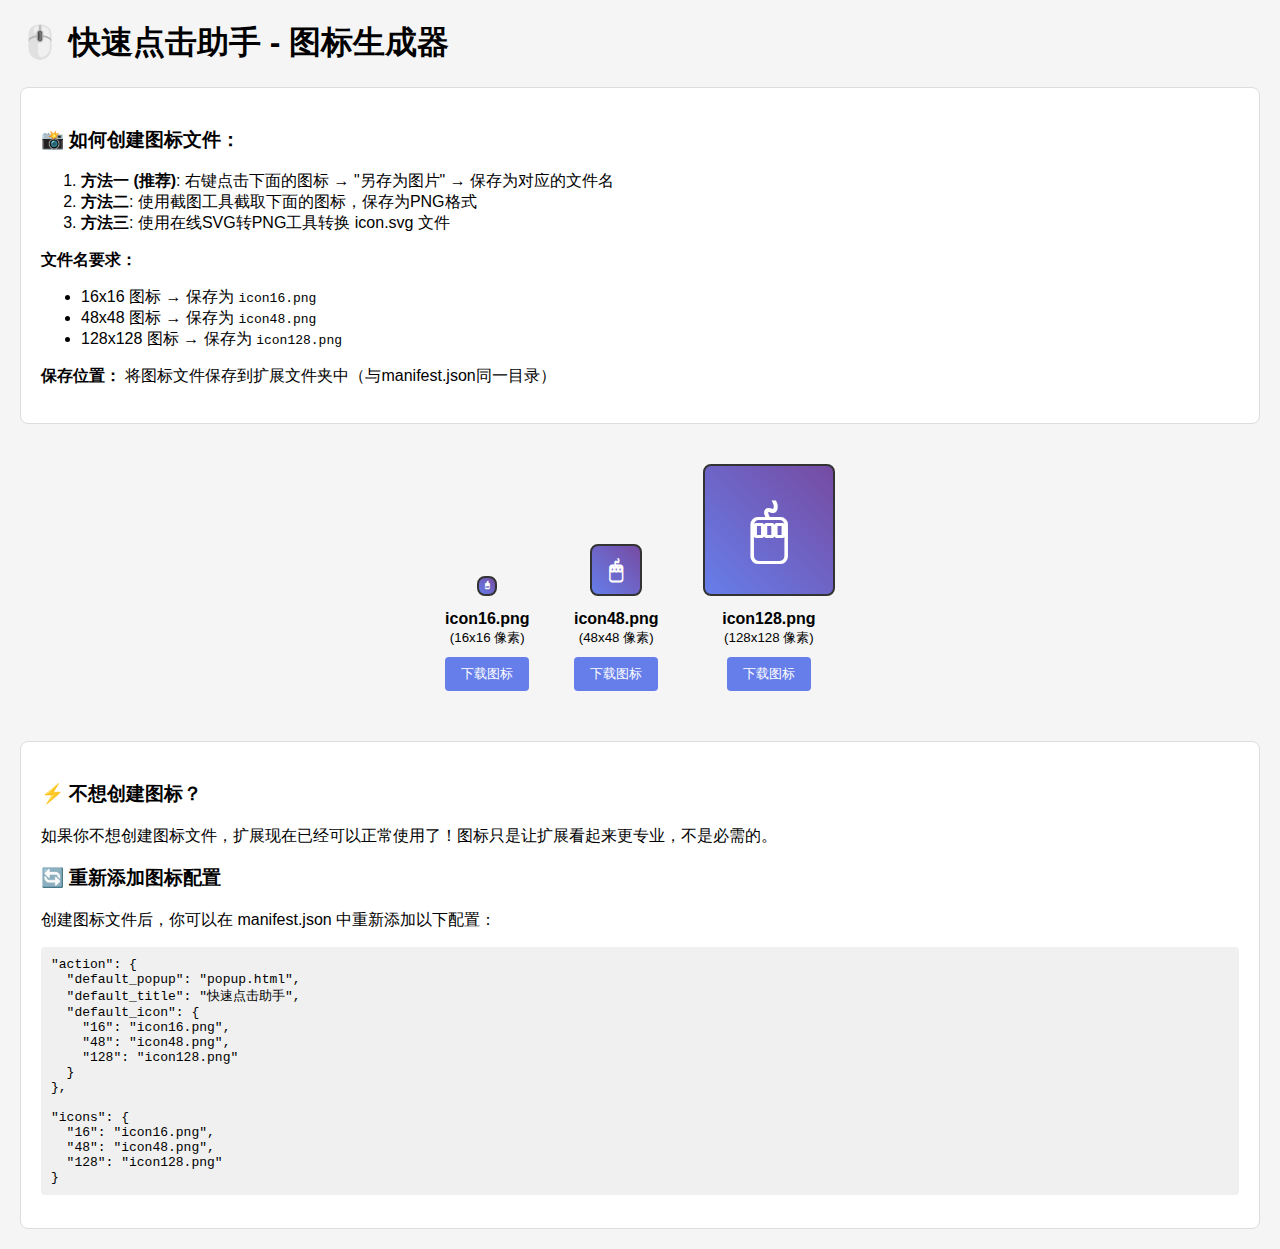
<file: click/create_icons.html>
<!DOCTYPE html>
<html>
<head>
    <meta charset="utf-8">
    <title>快速点击助手 - 图标生成器</title>
    <style>
        body {
            font-family: Arial, sans-serif;
            margin: 20px;
            background: #f5f5f5;
        }
        .icon-container {
            display: inline-block;
            margin: 20px;
            text-align: center;
        }
        .icon {
            display: inline-block;
            border: 2px solid #333;
            background: linear-gradient(45deg, #667eea, #764ba2);
            border-radius: 8px;
            position: relative;
            margin-bottom: 10px;
        }
        .icon16 { width: 16px; height: 16px; }
        .icon48 { width: 48px; height: 48px; }
        .icon128 { width: 128px; height: 128px; }
        .mouse-cursor {
            position: absolute;
            color: white;
            font-weight: bold;
            font-size: 10px;
            top: 50%;
            left: 50%;
            transform: translate(-50%, -50%);
        }
        .mouse-cursor16 { font-size: 8px; }
        .mouse-cursor48 { font-size: 24px; }
        .mouse-cursor128 { font-size: 64px; }
        .instructions {
            background: white;
            padding: 20px;
            border-radius: 8px;
            margin-bottom: 20px;
            border: 1px solid #ddd;
        }
        .download-btn {
            background: #667eea;
            color: white;
            padding: 8px 16px;
            border: none;
            border-radius: 4px;
            cursor: pointer;
            margin-top: 10px;
        }
    </style>
</head>
<body>
    <h1>🖱️ 快速点击助手 - 图标生成器</h1>
    
    <div class="instructions">
        <h3>📸 如何创建图标文件：</h3>
        <ol>
            <li><strong>方法一 (推荐)</strong>: 右键点击下面的图标 → "另存为图片" → 保存为对应的文件名</li>
            <li><strong>方法二</strong>: 使用截图工具截取下面的图标，保存为PNG格式</li>
            <li><strong>方法三</strong>: 使用在线SVG转PNG工具转换 icon.svg 文件</li>
        </ol>
        <p><strong>文件名要求：</strong></p>
        <ul>
            <li>16x16 图标 → 保存为 <code>icon16.png</code></li>
            <li>48x48 图标 → 保存为 <code>icon48.png</code></li>  
            <li>128x128 图标 → 保存为 <code>icon128.png</code></li>
        </ul>
        <p><strong>保存位置：</strong> 将图标文件保存到扩展文件夹中（与manifest.json同一目录）</p>
    </div>

    <div style="text-align: center;">
        <div class="icon-container">
            <div class="icon icon16">
                <div class="mouse-cursor mouse-cursor16">🖱</div>
            </div>
            <br>
            <strong>icon16.png</strong><br>
            <small>(16x16 像素)</small>
            <br>
            <canvas id="canvas16" width="16" height="16" style="display:none;"></canvas>
            <button class="download-btn" onclick="downloadIcon(16)">下载图标</button>
        </div>

        <div class="icon-container">
            <div class="icon icon48">
                <div class="mouse-cursor mouse-cursor48">🖱</div>
            </div>
            <br>
            <strong>icon48.png</strong><br>
            <small>(48x48 像素)</small>
            <br>
            <canvas id="canvas48" width="48" height="48" style="display:none;"></canvas>
            <button class="download-btn" onclick="downloadIcon(48)">下载图标</button>
        </div>

        <div class="icon-container">
            <div class="icon icon128">
                <div class="mouse-cursor mouse-cursor128">🖱</div>
            </div>
            <br>
            <strong>icon128.png</strong><br>
            <small>(128x128 像素)</small>
            <br>
            <canvas id="canvas128" width="128" height="128" style="display:none;"></canvas>
            <button class="download-btn" onclick="downloadIcon(128)">下载图标</button>
        </div>
    </div>

    <div class="instructions" style="margin-top: 30px;">
        <h3>⚡ 不想创建图标？</h3>
        <p>如果你不想创建图标文件，扩展现在已经可以正常使用了！图标只是让扩展看起来更专业，不是必需的。</p>
        
        <h3>🔄 重新添加图标配置</h3>
        <p>创建图标文件后，你可以在 manifest.json 中重新添加以下配置：</p>
        <pre style="background: #f0f0f0; padding: 10px; border-radius: 4px;">
"action": {
  "default_popup": "popup.html",
  "default_title": "快速点击助手",
  "default_icon": {
    "16": "icon16.png",
    "48": "icon48.png",
    "128": "icon128.png"
  }
},

"icons": {
  "16": "icon16.png",
  "48": "icon48.png",
  "128": "icon128.png"
}</pre>
    </div>

    <script>
        function downloadIcon(size) {
            const canvas = document.getElementById(`canvas${size}`);
            const ctx = canvas.getContext('2d');
            
            // 创建渐变背景
            const gradient = ctx.createLinearGradient(0, 0, size, size);
            gradient.addColorStop(0, '#667eea');
            gradient.addColorStop(1, '#764ba2');
            
            // 绘制背景
            ctx.fillStyle = gradient;
            ctx.fillRect(0, 0, size, size);
            
            // 绘制鼠标图标 (简化版)
            ctx.fillStyle = 'white';
            ctx.strokeStyle = '#333';
            ctx.lineWidth = Math.max(1, size/32);
            
            const scale = size / 32;
            ctx.beginPath();
            ctx.moveTo(8*scale, 6*scale);
            ctx.lineTo(8*scale, 20*scale);
            ctx.lineTo(12*scale, 17*scale);
            ctx.lineTo(16*scale, 24*scale);
            ctx.lineTo(19*scale, 22*scale);
            ctx.lineTo(15*scale, 15*scale);
            ctx.lineTo(22*scale, 15*scale);
            ctx.closePath();
            ctx.fill();
            ctx.stroke();
            
            // 下载
            const link = document.createElement('a');
            link.download = `icon${size}.png`;
            link.href = canvas.toDataURL('image/png');
            link.click();
        }
    </script>
</body>
</html>
</file>
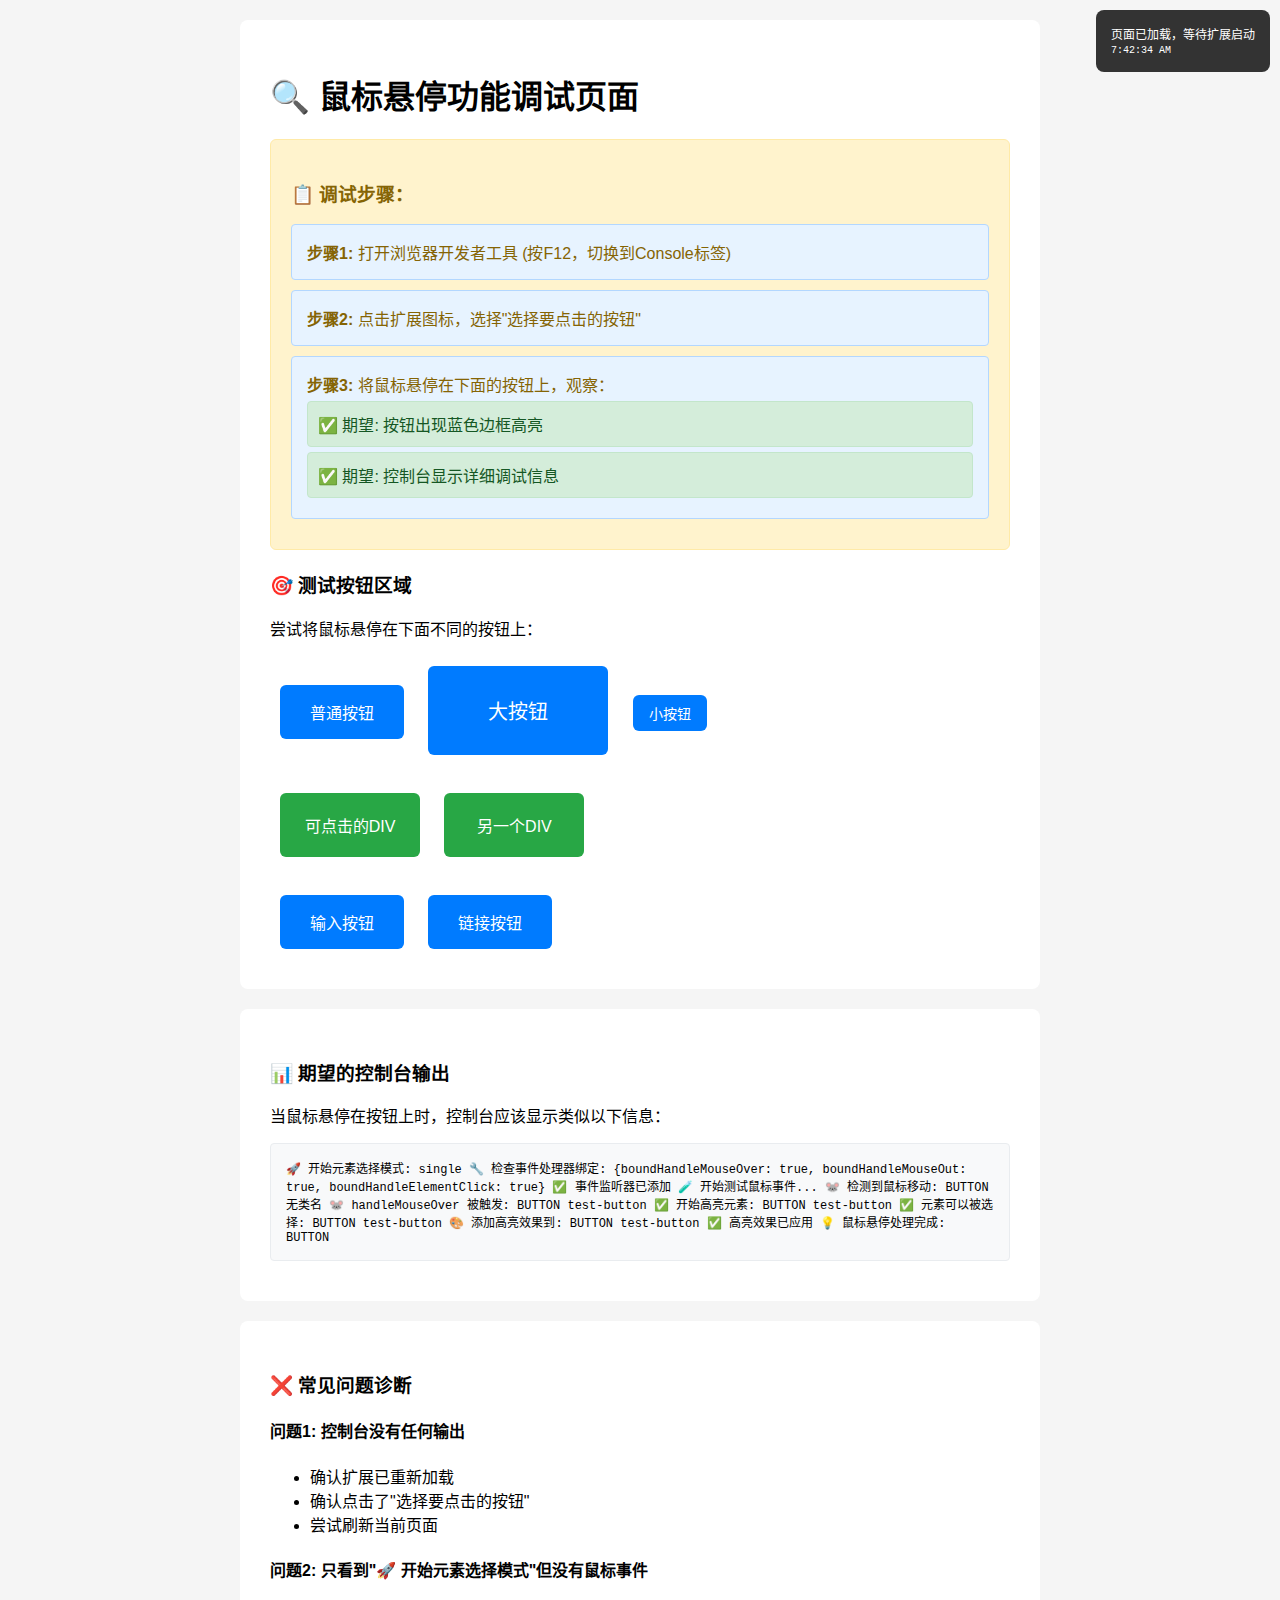
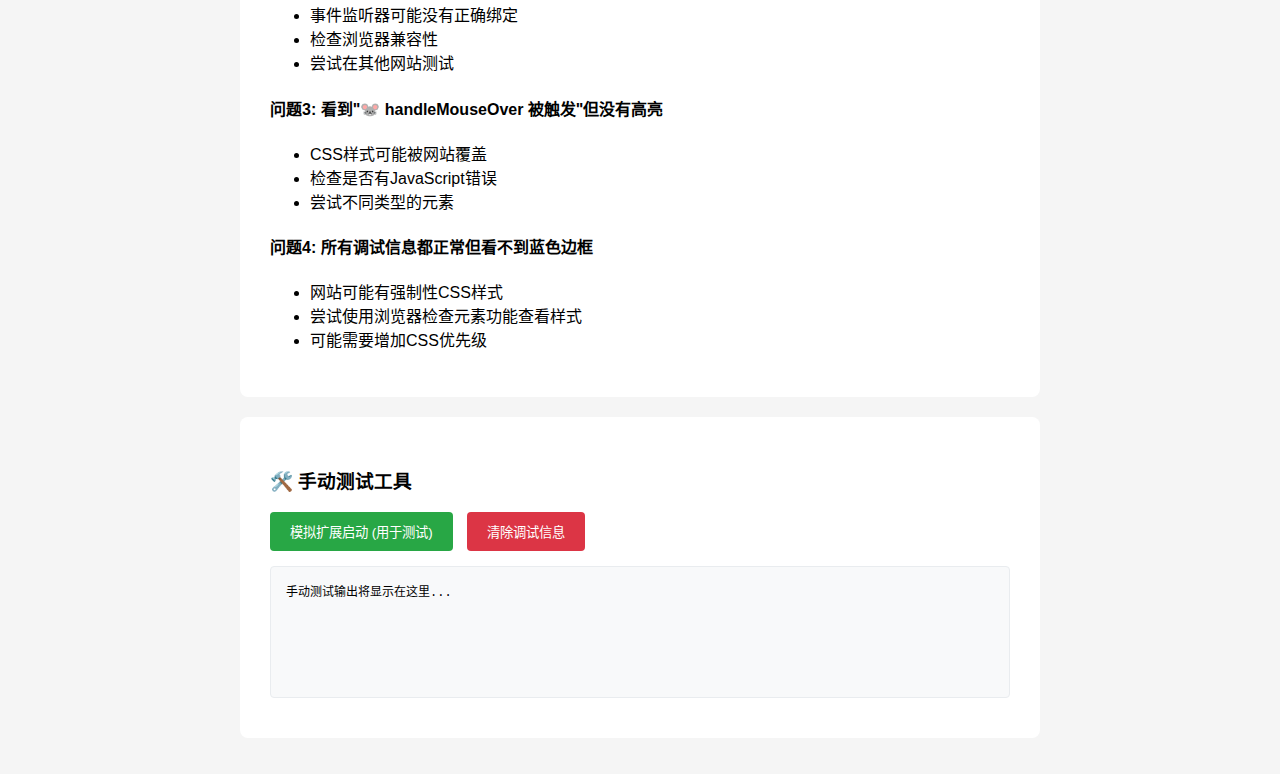
<file: click/debug_hover.html>
<!DOCTYPE html>
<html lang="zh-CN">
<head>
    <meta charset="UTF-8">
    <meta name="viewport" content="width=device-width, initial-scale=1.0">
    <title>鼠标悬停功能调试页面</title>
    <style>
        body {
            font-family: Arial, sans-serif;
            max-width: 800px;
            margin: 0 auto;
            padding: 20px;
            background: #f5f5f5;
        }
        
        .debug-info {
            position: fixed;
            top: 10px;
            right: 10px;
            background: #333;
            color: #fff;
            padding: 15px;
            border-radius: 8px;
            font-family: monospace;
            font-size: 12px;
            max-width: 300px;
            z-index: 999999;
        }
        
        .container {
            background: white;
            padding: 30px;
            border-radius: 8px;
            margin-bottom: 20px;
        }
        
        .test-button {
            display: inline-block;
            margin: 10px;
            padding: 15px 30px;
            background: #007bff;
            color: white;
            border: none;
            border-radius: 6px;
            cursor: pointer;
            font-size: 16px;
            transition: all 0.3s ease;
        }
        
        .test-button:hover {
            background: #0056b3;
            transform: translateY(-2px);
        }
        
        .large-button {
            padding: 30px 60px;
            font-size: 20px;
        }
        
        .small-button {
            padding: 8px 16px;
            font-size: 14px;
        }
        
        .test-div {
            display: inline-block;
            margin: 10px;
            padding: 20px;
            background: #28a745;
            color: white;
            border-radius: 6px;
            cursor: pointer;
            min-width: 100px;
            text-align: center;
        }
        
        .instructions {
            background: #fff3cd;
            border: 1px solid #ffeaa7;
            color: #856404;
            padding: 20px;
            border-radius: 6px;
            margin-bottom: 20px;
        }
        
        .step {
            background: #e7f3ff;
            border: 1px solid #b3d7ff;
            padding: 15px;
            margin: 10px 0;
            border-radius: 4px;
        }
        
        .expected {
            background: #d4edda;
            border: 1px solid #c3e6cb;
            padding: 10px;
            margin: 5px 0;
            border-radius: 4px;
            color: #155724;
        }
        
        .console-output {
            background: #f8f9fa;
            border: 1px solid #e9ecef;
            padding: 15px;
            margin: 10px 0;
            border-radius: 4px;
            font-family: monospace;
            font-size: 12px;
            max-height: 200px;
            overflow-y: auto;
        }
    </style>
</head>
<body>
    <div class="debug-info" id="debugInfo">
        等待扩展启动选择模式...
    </div>

    <div class="container">
        <h1>🔍 鼠标悬停功能调试页面</h1>
        
        <div class="instructions">
            <h3>📋 调试步骤：</h3>
            <div class="step">
                <strong>步骤1:</strong> 打开浏览器开发者工具 (按F12，切换到Console标签)
            </div>
            <div class="step">
                <strong>步骤2:</strong> 点击扩展图标，选择"选择要点击的按钮"
            </div>
            <div class="step">
                <strong>步骤3:</strong> 将鼠标悬停在下面的按钮上，观察：
                <div class="expected">✅ 期望: 按钮出现蓝色边框高亮</div>
                <div class="expected">✅ 期望: 控制台显示详细调试信息</div>
            </div>
        </div>

        <h3>🎯 测试按钮区域</h3>
        <p>尝试将鼠标悬停在下面不同的按钮上：</p>
        
        <button class="test-button" onclick="logClick('普通按钮')">普通按钮</button>
        <button class="test-button large-button" onclick="logClick('大按钮')">大按钮</button>
        <button class="test-button small-button" onclick="logClick('小按钮')">小按钮</button>
        
        <br><br>
        
        <div class="test-div" onclick="logClick('DIV元素')">可点击的DIV</div>
        <div class="test-div" onclick="logClick('另一个DIV')">另一个DIV</div>
        
        <br><br>
        
        <input type="button" value="输入按钮" class="test-button" onclick="logClick('输入按钮')">
        <a href="#" class="test-button" style="text-decoration: none;" onclick="logClick('链接按钮'); return false;">链接按钮</a>
    </div>

    <div class="container">
        <h3>📊 期望的控制台输出</h3>
        <p>当鼠标悬停在按钮上时，控制台应该显示类似以下信息：</p>
        
        <div class="console-output">
🚀 开始元素选择模式: single
🔧 检查事件处理器绑定: {boundHandleMouseOver: true, boundHandleMouseOut: true, boundHandleElementClick: true}
✅ 事件监听器已添加
🧪 开始测试鼠标事件...
🐭 检测到鼠标移动: BUTTON 无类名
🐭 handleMouseOver 被触发: BUTTON test-button
✅ 开始高亮元素: BUTTON test-button
✅ 元素可以被选择: BUTTON test-button
🎨 添加高亮效果到: BUTTON test-button
✅ 高亮效果已应用
💡 鼠标悬停处理完成: BUTTON
        </div>
    </div>

    <div class="container">
        <h3>❌ 常见问题诊断</h3>
        
        <h4>问题1: 控制台没有任何输出</h4>
        <ul>
            <li>确认扩展已重新加载</li>
            <li>确认点击了"选择要点击的按钮"</li>
            <li>尝试刷新当前页面</li>
        </ul>
        
        <h4>问题2: 只看到"🚀 开始元素选择模式"但没有鼠标事件</h4>
        <ul>
            <li>事件监听器可能没有正确绑定</li>
            <li>检查浏览器兼容性</li>
            <li>尝试在其他网站测试</li>
        </ul>
        
        <h4>问题3: 看到"🐭 handleMouseOver 被触发"但没有高亮</h4>
        <ul>
            <li>CSS样式可能被网站覆盖</li>
            <li>检查是否有JavaScript错误</li>
            <li>尝试不同类型的元素</li>
        </ul>
        
        <h4>问题4: 所有调试信息都正常但看不到蓝色边框</h4>
        <ul>
            <li>网站可能有强制性CSS样式</li>
            <li>尝试使用浏览器检查元素功能查看样式</li>
            <li>可能需要增加CSS优先级</li>
        </ul>
    </div>

    <div class="container">
        <h3>🛠️ 手动测试工具</h3>
        <button onclick="simulateExtensionStart()" style="background: #28a745; color: white; padding: 10px 20px; border: none; border-radius: 4px; cursor: pointer;">
            模拟扩展启动 (用于测试)
        </button>
        
        <button onclick="clearDebugInfo()" style="background: #dc3545; color: white; padding: 10px 20px; border: none; border-radius: 4px; cursor: pointer; margin-left: 10px;">
            清除调试信息
        </button>
        
        <div id="manualTestOutput" class="console-output" style="margin-top: 15px; min-height: 100px;">
            手动测试输出将显示在这里...
        </div>
    </div>

    <script>
        let mouseEventCount = 0;
        
        function logClick(buttonName) {
            console.log('🖱️ 按钮被点击:', buttonName);
            document.getElementById('debugInfo').innerHTML = `按钮被点击: ${buttonName}<br>时间: ${new Date().toLocaleTimeString()}`;
        }
        
        function updateDebugInfo(message) {
            const debugDiv = document.getElementById('debugInfo');
            debugDiv.innerHTML = message + '<br><small>' + new Date().toLocaleTimeString() + '</small>';
        }
        
        function simulateExtensionStart() {
            console.log('🧪 开始模拟扩展功能...');
            
            // 模拟扩展的鼠标事件监听
            const testHandler = (e) => {
                mouseEventCount++;
                const message = `鼠标事件 #${mouseEventCount}: ${e.target.tagName}`;
                console.log('🐭', message);
                updateDebugInfo(message);
            };
            
            document.addEventListener('mouseover', testHandler);
            
            // 30秒后移除
            setTimeout(() => {
                document.removeEventListener('mouseover', testHandler);
                console.log('🛑 模拟测试结束');
                updateDebugInfo('模拟测试结束');
            }, 30000);
            
            updateDebugInfo('🧪 模拟扩展已启动 (30秒测试)');
        }
        
        function clearDebugInfo() {
            document.getElementById('debugInfo').innerHTML = '调试信息已清除';
            document.getElementById('manualTestOutput').innerHTML = '手动测试输出将显示在这里...';
            console.clear();
        }
        
        // 页面加载完成提示
        window.addEventListener('load', function() {
            console.log('📄 调试页面已加载完成');
            console.log('💡 提示: 打开F12控制台，然后启动扩展的选择模式');
            updateDebugInfo('页面已加载，等待扩展启动');
        });
        
        // 监听所有鼠标事件用于调试
        ['mouseover', 'mouseout', 'click', 'mousemove'].forEach(eventType => {
            document.addEventListener(eventType, function(e) {
                if (e.target.classList.contains('test-button') || e.target.classList.contains('test-div')) {
                    console.log(`📍 原生${eventType}事件:`, e.target.tagName, e.target.textContent);
                }
            });
        });
    </script>
</body>
</html>
</file>
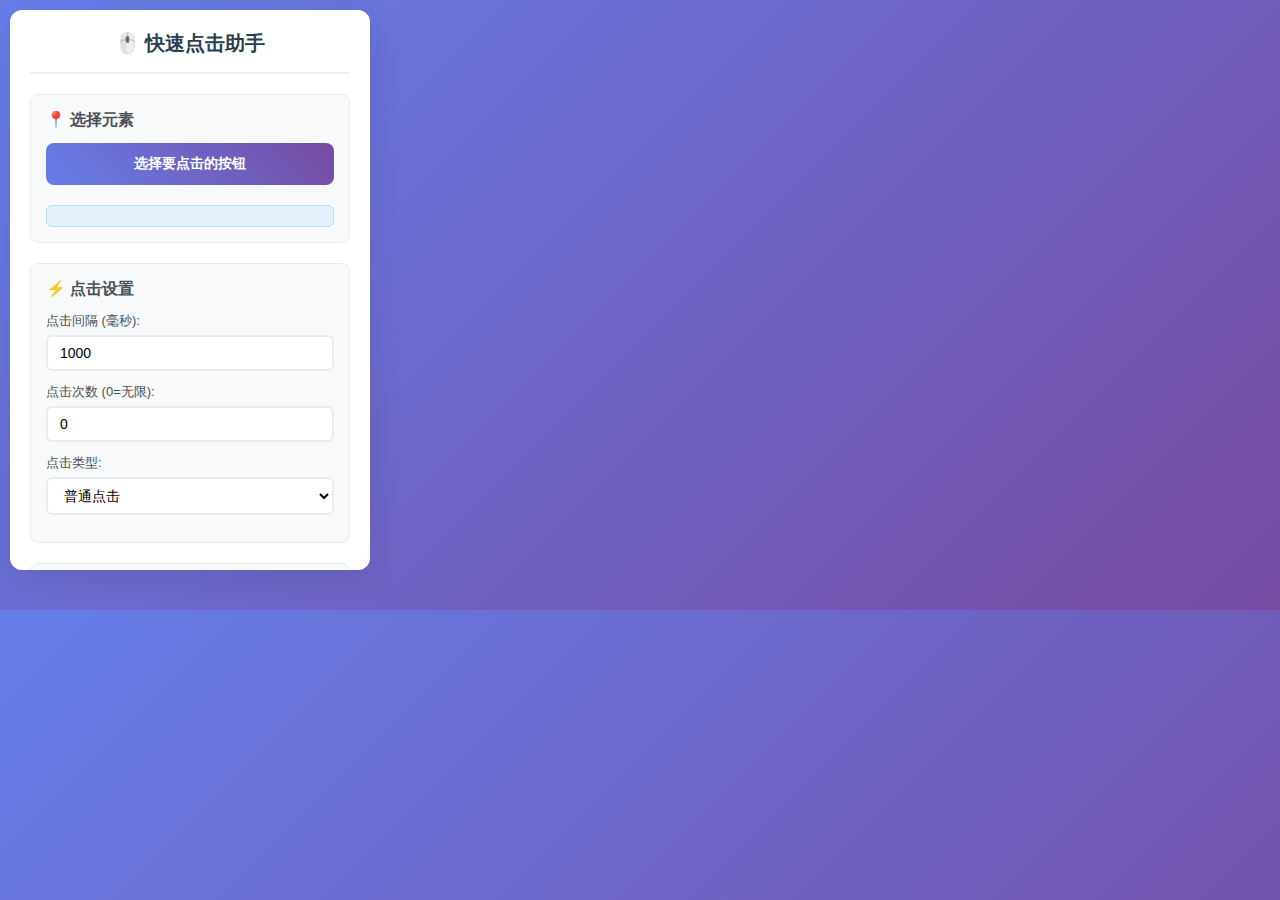
<file: click/popup.html>
<!DOCTYPE html>
<html>
<head>
    <meta charset="utf-8">
    <link rel="stylesheet" href="popup.css">
</head>
<body>
    <div class="container">
        <div class="header">
            <h2>🖱️ 快速点击助手</h2>
        </div>
        
        <div class="section">
            <h3>📍 选择元素</h3>
            <button id="selectBtn" class="primary-btn">选择要点击的按钮</button>
            <div id="selectedElement" class="selected-info"></div>
        </div>
        
        <div class="section">
            <h3>⚡ 点击设置</h3>
            <div class="setting-row">
                <label for="intervalInput">点击间隔 (毫秒):</label>
                <input type="number" id="intervalInput" value="1000" min="100" max="10000">
            </div>
            
            <div class="setting-row">
                <label for="clickCount">点击次数 (0=无限):</label>
                <input type="number" id="clickCount" value="0" min="0" max="1000">
            </div>
            
            <div class="setting-row">
                <label for="clickType">点击类型:</label>
                <select id="clickType">
                    <option value="click">普通点击</option>
                    <option value="doubleclick">双击</option>
                    <option value="mousedown">按下</option>
                    <option value="mouseup">释放</option>
                </select>
            </div>
        </div>
        
        <div class="section">
            <h3>🎮 控制</h3>
            <div class="control-buttons">
                <button id="startBtn" class="start-btn">▶️ 开始点击</button>
                <button id="stopBtn" class="stop-btn" disabled>⏹️ 停止点击</button>
            </div>
        </div>
        
        <div class="section">
            <h3>📊 状态</h3>
            <div id="status" class="status">准备就绪</div>
            <div id="clickCounter" class="click-counter">已点击: 0 次</div>
        </div>
        
        <div class="section">
            <h3>🛠️ 高级功能</h3>
            <button id="batchSelectBtn" class="secondary-btn">批量选择按钮</button>
            <button id="saveConfigBtn" class="secondary-btn">保存配置</button>
            <button id="loadConfigBtn" class="secondary-btn">加载配置</button>
        </div>
        
        <div class="footer">
            <small>提示: 可以通过快捷键 Ctrl+Shift+Space 快速开始/停止</small>
        </div>
    </div>
    
    <script src="popup.js"></script>
</body>
</html>
</file>
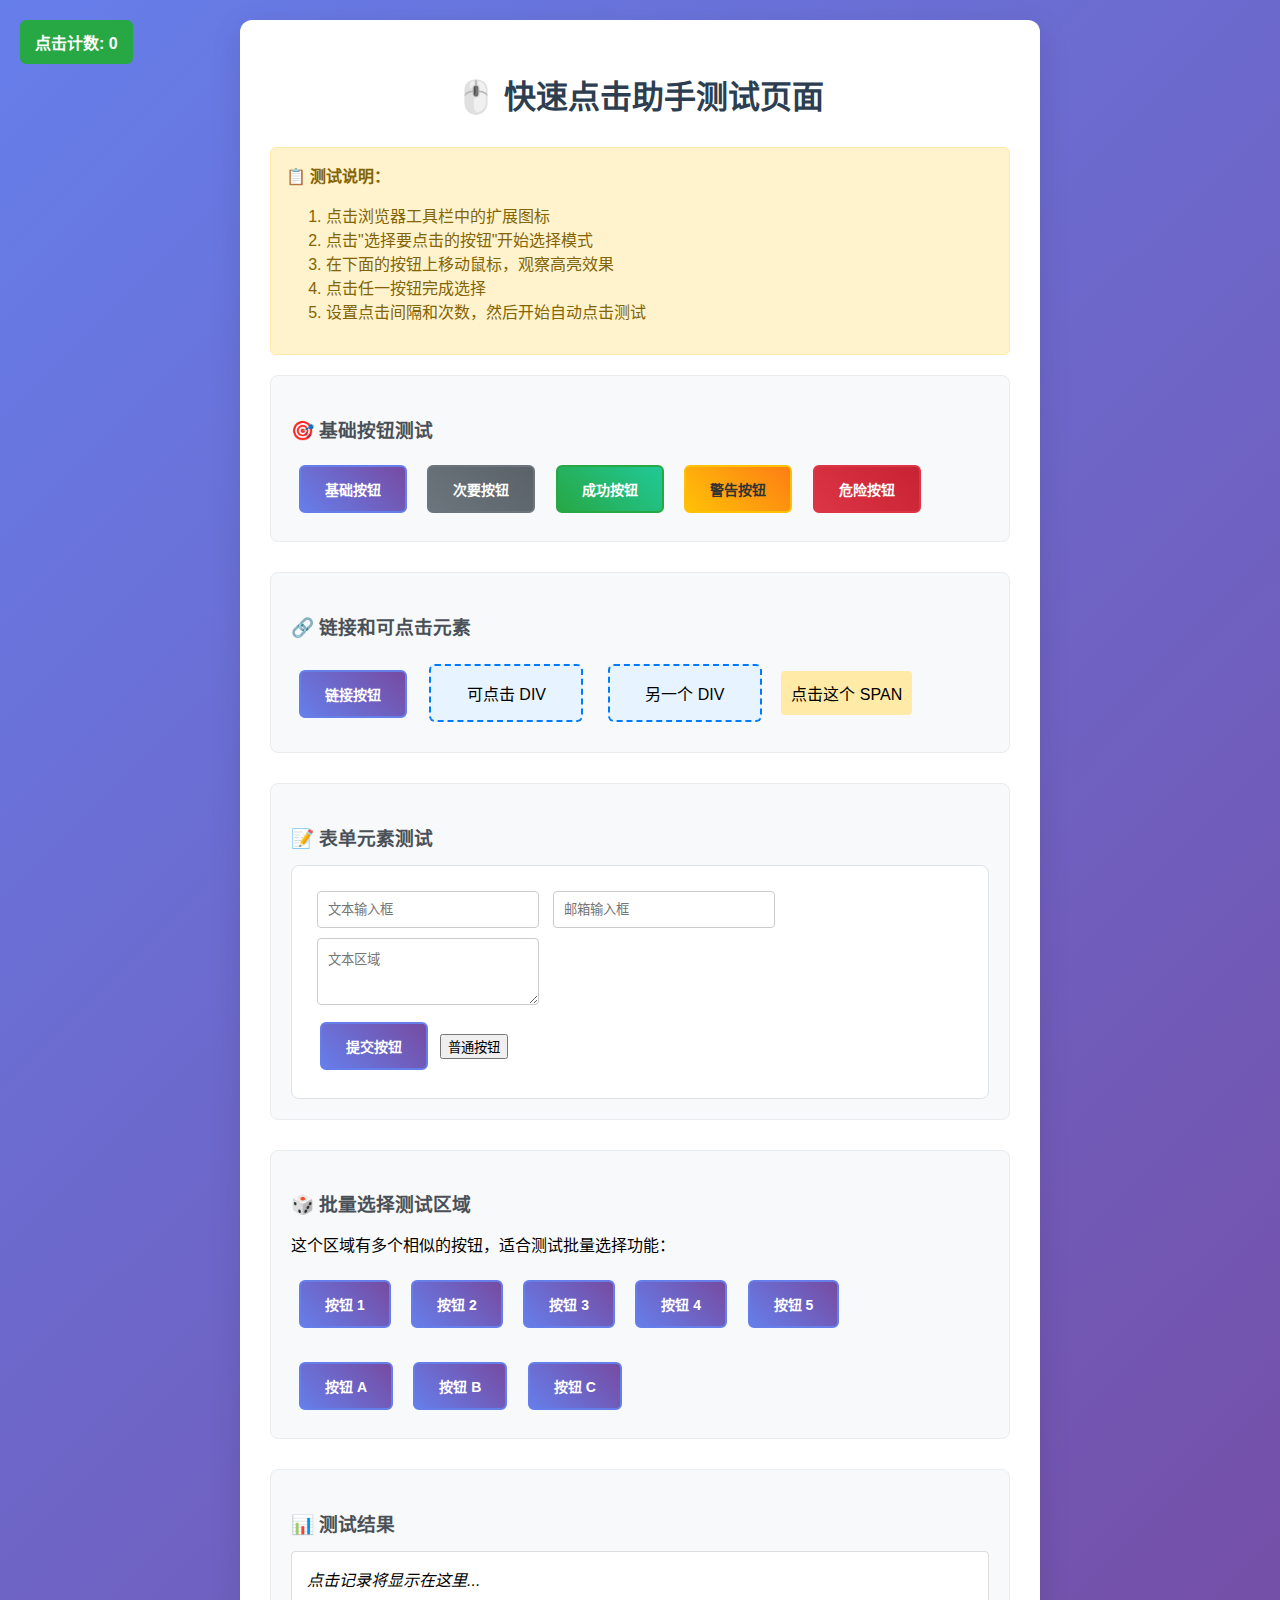
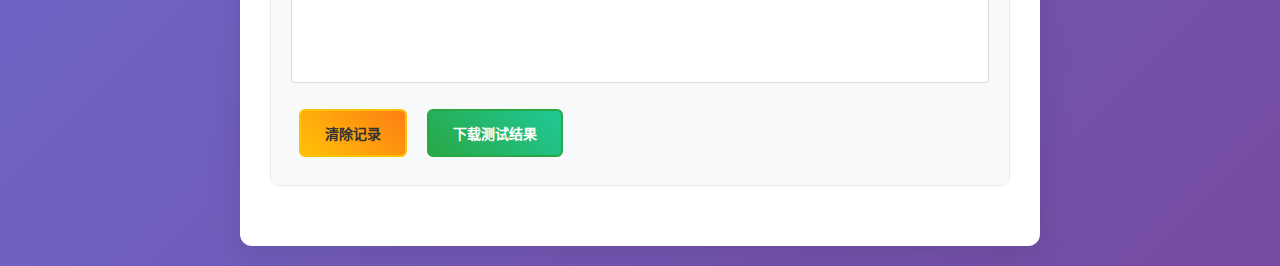
<file: click/test_page.html>
<!DOCTYPE html>
<html lang="zh-CN">
<head>
    <meta charset="UTF-8">
    <meta name="viewport" content="width=device-width, initial-scale=1.0">
    <title>快速点击助手 - 测试页面</title>
    <style>
        body {
            font-family: Arial, sans-serif;
            max-width: 800px;
            margin: 0 auto;
            padding: 20px;
            background: linear-gradient(135deg, #667eea 0%, #764ba2 100%);
            min-height: 100vh;
        }
        
        .container {
            background: white;
            padding: 30px;
            border-radius: 12px;
            box-shadow: 0 8px 32px rgba(0, 0, 0, 0.1);
        }
        
        h1 {
            color: #2c3e50;
            text-align: center;
            margin-bottom: 30px;
        }
        
        .test-section {
            margin-bottom: 30px;
            padding: 20px;
            background: #f8f9fa;
            border-radius: 8px;
            border: 1px solid #e9ecef;
        }
        
        .test-section h3 {
            color: #495057;
            margin-bottom: 15px;
        }
        
        button, input[type="submit"], .btn {
            padding: 12px 24px;
            margin: 8px;
            border: 2px solid #667eea;
            border-radius: 6px;
            background: linear-gradient(45deg, #667eea, #764ba2);
            color: white;
            font-size: 14px;
            font-weight: 600;
            cursor: pointer;
            transition: all 0.3s ease;
            display: inline-block;
            text-decoration: none;
        }
        
        button:hover, input[type="submit"]:hover, .btn:hover {
            transform: translateY(-2px);
            box-shadow: 0 4px 15px rgba(102, 126, 234, 0.4);
        }
        
        .btn-secondary {
            background: linear-gradient(45deg, #6c757d, #5a6268);
            border-color: #6c757d;
        }
        
        .btn-success {
            background: linear-gradient(45deg, #28a745, #20c997);
            border-color: #28a745;
        }
        
        .btn-warning {
            background: linear-gradient(45deg, #ffc107, #fd7e14);
            border-color: #ffc107;
            color: #333;
        }
        
        .btn-danger {
            background: linear-gradient(45deg, #dc3545, #c82333);
            border-color: #dc3545;
        }
        
        .clickable-div {
            padding: 15px;
            margin: 10px;
            background: #e7f3ff;
            border: 2px dashed #007bff;
            border-radius: 6px;
            cursor: pointer;
            transition: all 0.3s ease;
            display: inline-block;
            min-width: 120px;
            text-align: center;
        }
        
        .clickable-div:hover {
            background: #cce7ff;
            transform: scale(1.05);
        }
        
        .form-section {
            background: white;
            padding: 20px;
            border-radius: 8px;
            border: 1px solid #dee2e6;
        }
        
        input[type="text"], input[type="email"], textarea {
            padding: 10px;
            margin: 5px;
            border: 1px solid #ccc;
            border-radius: 4px;
            width: 200px;
        }
        
        .instructions {
            background: #fff3cd;
            border: 1px solid #ffeaa7;
            color: #856404;
            padding: 15px;
            border-radius: 6px;
            margin-bottom: 20px;
        }
        
        .click-counter {
            position: fixed;
            top: 20px;
            left: 20px;
            background: #28a745;
            color: white;
            padding: 10px 15px;
            border-radius: 6px;
            font-weight: bold;
            z-index: 1000;
        }
    </style>
</head>
<body>
    <div class="click-counter" id="clickCounter">点击计数: 0</div>
    
    <div class="container">
        <h1>🖱️ 快速点击助手测试页面</h1>
        
        <div class="instructions">
            <strong>📋 测试说明：</strong>
            <ol>
                <li>点击浏览器工具栏中的扩展图标</li>
                <li>点击"选择要点击的按钮"开始选择模式</li>
                <li>在下面的按钮上移动鼠标，观察高亮效果</li>
                <li>点击任一按钮完成选择</li>
                <li>设置点击间隔和次数，然后开始自动点击测试</li>
            </ol>
        </div>
        
        <div class="test-section">
            <h3>🎯 基础按钮测试</h3>
            <button onclick="handleClick(this, '基础按钮')">基础按钮</button>
            <button class="btn-secondary" onclick="handleClick(this, '次要按钮')">次要按钮</button>
            <button class="btn-success" onclick="handleClick(this, '成功按钮')">成功按钮</button>
            <button class="btn-warning" onclick="handleClick(this, '警告按钮')">警告按钮</button>
            <button class="btn-danger" onclick="handleClick(this, '危险按钮')">危险按钮</button>
        </div>
        
        <div class="test-section">
            <h3>🔗 链接和可点击元素</h3>
            <a href="#" class="btn" onclick="handleClick(this, '链接按钮'); return false;">链接按钮</a>
            <div class="clickable-div" onclick="handleClick(this, '可点击DIV')">可点击 DIV</div>
            <div class="clickable-div" onclick="handleClick(this, '另一个DIV')">另一个 DIV</div>
            <span style="padding: 10px; background: #ffeaa7; border-radius: 4px; cursor: pointer; margin: 5px; display: inline-block;" 
                  onclick="handleClick(this, 'SPAN元素')">点击这个 SPAN</span>
        </div>
        
        <div class="test-section">
            <h3>📝 表单元素测试</h3>
            <div class="form-section">
                <input type="text" placeholder="文本输入框" onclick="handleClick(this, '文本框')">
                <input type="email" placeholder="邮箱输入框" onclick="handleClick(this, '邮箱框')">
                <br>
                <textarea placeholder="文本区域" onclick="handleClick(this, '文本区域')" rows="3" cols="30"></textarea>
                <br>
                <input type="submit" value="提交按钮" onclick="handleClick(this, '提交按钮'); return false;">
                <input type="button" value="普通按钮" onclick="handleClick(this, '普通按钮')">
            </div>
        </div>
        
        <div class="test-section">
            <h3>🎲 批量选择测试区域</h3>
            <p>这个区域有多个相似的按钮，适合测试批量选择功能：</p>
            <button onclick="handleClick(this, '按钮1')">按钮 1</button>
            <button onclick="handleClick(this, '按钮2')">按钮 2</button>
            <button onclick="handleClick(this, '按钮3')">按钮 3</button>
            <button onclick="handleClick(this, '按钮4')">按钮 4</button>
            <button onclick="handleClick(this, '按钮5')">按钮 5</button>
            <br><br>
            <button onclick="handleClick(this, '按钮A')">按钮 A</button>
            <button onclick="handleClick(this, '按钮B')">按钮 B</button>
            <button onclick="handleClick(this, '按钮C')">按钮 C</button>
        </div>
        
        <div class="test-section">
            <h3>📊 测试结果</h3>
            <div id="testResults" style="background: white; padding: 15px; border-radius: 4px; border: 1px solid #ddd; min-height: 100px;">
                <em>点击记录将显示在这里...</em>
            </div>
            <br>
            <button onclick="clearResults()" class="btn-warning">清除记录</button>
            <button onclick="downloadResults()" class="btn-success">下载测试结果</button>
        </div>
    </div>
    
    <script>
        let clickCount = 0;
        let clickHistory = [];
        
        function handleClick(element, name) {
            clickCount++;
            const timestamp = new Date().toLocaleTimeString();
            const clickInfo = {
                count: clickCount,
                name: name,
                tagName: element.tagName,
                className: element.className || '无',
                time: timestamp
            };
            
            clickHistory.push(clickInfo);
            
            // 更新点击计数器
            document.getElementById('clickCounter').textContent = `点击计数: ${clickCount}`;
            
            // 更新测试结果
            updateTestResults();
            
            // 视觉反馈
            element.style.transform = 'scale(0.95)';
            setTimeout(() => {
                element.style.transform = '';
            }, 150);
            
            console.log(`点击了: ${name} (${element.tagName})`);
        }
        
        function updateTestResults() {
            const resultsDiv = document.getElementById('testResults');
            const recentClicks = clickHistory.slice(-10).reverse(); // 显示最近10次点击
            
            let html = '<strong>最近点击记录：</strong><br>';
            recentClicks.forEach(click => {
                html += `<div style="margin: 5px 0; padding: 5px; background: #f8f9fa; border-radius: 3px;">
                    <strong>#${click.count}</strong> ${click.name} 
                    <small>(${click.tagName}, ${click.time})</small>
                </div>`;
            });
            
            if (clickCount > 10) {
                html += `<small><em>... 共 ${clickCount} 次点击</em></small>`;
            }
            
            resultsDiv.innerHTML = html;
        }
        
        function clearResults() {
            clickCount = 0;
            clickHistory = [];
            document.getElementById('clickCounter').textContent = '点击计数: 0';
            document.getElementById('testResults').innerHTML = '<em>记录已清除</em>';
        }
        
        function downloadResults() {
            const data = {
                totalClicks: clickCount,
                history: clickHistory,
                timestamp: new Date().toISOString()
            };
            
            const blob = new Blob([JSON.stringify(data, null, 2)], {type: 'application/json'});
            const url = URL.createObjectURL(blob);
            const a = document.createElement('a');
            a.href = url;
            a.download = `click-test-results-${Date.now()}.json`;
            document.body.appendChild(a);
            a.click();
            document.body.removeChild(a);
            URL.revokeObjectURL(url);
        }
        
        // 页面加载完成后的提示
        window.addEventListener('load', function() {
            console.log('测试页面已加载，可以开始测试快速点击助手扩展了！');
            console.log('提示：打开扩展 -> 选择要点击的按钮 -> 在页面上选择元素 -> 设置并开始自动点击');
        });
    </script>
</body>
</html>
</file>
<file: Crazyinvertedsentences/style.css>
/* 全局样式 */
* {
    margin: 0;
    padding: 0;
    box-sizing: border-box;
}

body {
    font-family: 'Microsoft YaHei', 'Segoe UI', Tahoma, Geneva, Verdana, sans-serif;
    background: linear-gradient(135deg, #667eea 0%, #764ba2 100%);
    min-height: 100vh;
    color: #333;
}

.game-container {
    max-width: 1200px;
    margin: 0 auto;
    padding: 20px;
}

/* 头部样式 */
.header {
    text-align: center;
    margin-bottom: 30px;
    color: white;
}

.header h1 {
    font-size: 2.5rem;
    margin-bottom: 10px;
    text-shadow: 2px 2px 4px rgba(0,0,0,0.3);
}

.subtitle {
    font-size: 1.1rem;
    opacity: 0.9;
}

/* 游戏状态栏 */
.game-status {
    display: flex;
    justify-content: space-between;
    align-items: center;
    background: rgba(255, 255, 255, 0.95);
    padding: 15px 25px;
    border-radius: 15px;
    margin-bottom: 25px;
    box-shadow: 0 5px 15px rgba(0,0,0,0.1);
}

.level-info, .timer {
    font-weight: bold;
    font-size: 1.1rem;
}

.timer {
    color: #e74c3c;
}

/* 游戏区域 */
.game-area {
    background: rgba(255, 255, 255, 0.95);
    border-radius: 20px;
    padding: 30px;
    margin-bottom: 25px;
    box-shadow: 0 10px 30px rgba(0,0,0,0.1);
}

.game-area h3 {
    color: #2c3e50;
    margin-bottom: 15px;
    font-size: 1.2rem;
    border-left: 4px solid #3498db;
    padding-left: 12px;
}

/* 原句和目标说明 */
.original-sentence, .target-info {
    margin-bottom: 25px;
    padding: 20px;
    background: #f8f9fa;
    border-radius: 10px;
    border: 1px solid #e9ecef;
}

.original-sentence p, .target-info p {
    font-size: 1.1rem;
    line-height: 1.6;
    color: #495057;
}

/* 拖拽区域 */
.drag-area {
    margin-bottom: 25px;
}

.drag-container {
    display: flex;
    flex-wrap: wrap;
    gap: 10px;
    padding: 20px;
    background: #e8f4f8;
    border-radius: 12px;
    border: 2px dashed #3498db;
    min-height: 80px;
}

/* 可拖拽的文字块 */
.draggable-word {
    background: linear-gradient(145deg, #3498db, #2980b9);
    color: white;
    padding: 12px 18px;
    border-radius: 25px;
    cursor: grab;
    user-select: none;
    font-weight: 500;
    font-size: 1rem;
    transition: all 0.3s ease;
    box-shadow: 0 4px 8px rgba(52, 152, 219, 0.3);
    position: relative;
    z-index: 1;
}

.draggable-word:hover {
    transform: translateY(-2px);
    box-shadow: 0 6px 12px rgba(52, 152, 219, 0.4);
}

.draggable-word:active {
    cursor: grabbing;
    transform: scale(1.05);
}

.draggable-word.dragging {
    opacity: 0.7;
    transform: rotate(5deg);
    z-index: 1000;
}

/* 放置区域 */
.drop-area {
    margin-bottom: 25px;
}

.drop-zone {
    min-height: 100px;
    padding: 20px;
    background: #fff8e1;
    border: 2px dashed #ffc107;
    border-radius: 12px;
    display: flex;
    flex-wrap: wrap;
    gap: 10px;
    align-items: flex-start;
    align-content: flex-start;
    transition: all 0.3s ease;
}

.drop-zone.drag-over {
    background: #fff3c4;
    border-color: #ff9800;
    box-shadow: 0 0 20px rgba(255, 193, 7, 0.3);
}

.placeholder {
    color: #999;
    font-style: italic;
    width: 100%;
    text-align: center;
    padding: 20px;
}

.drop-zone:not(:empty) .placeholder {
    display: none;
}

/* 放置区域中的文字块样式 */
.drop-zone .draggable-word {
    background: linear-gradient(145deg, #ff9800, #f57c00);
    box-shadow: 0 4px 8px rgba(255, 152, 0, 0.3);
}

.drop-zone .draggable-word:hover {
    box-shadow: 0 6px 12px rgba(255, 152, 0, 0.4);
}

/* 控制按钮 */
.controls {
    display: flex;
    gap: 15px;
    justify-content: center;
    flex-wrap: wrap;
}

.btn {
    padding: 12px 24px;
    border: none;
    border-radius: 25px;
    font-size: 1rem;
    font-weight: 500;
    cursor: pointer;
    transition: all 0.3s ease;
    min-width: 120px;
}

.btn-primary {
    background: linear-gradient(145deg, #27ae60, #229954);
    color: white;
}

.btn-primary:hover:not(:disabled) {
    background: linear-gradient(145deg, #229954, #1e8449);
    transform: translateY(-2px);
    box-shadow: 0 5px 15px rgba(39, 174, 96, 0.3);
}

.btn-primary:disabled {
    background: #95a5a6;
    cursor: not-allowed;
    opacity: 0.6;
}

.btn-secondary {
    background: linear-gradient(145deg, #6c757d, #5a6268);
    color: white;
}

.btn-secondary:hover {
    background: linear-gradient(145deg, #5a6268, #495057);
    transform: translateY(-2px);
    box-shadow: 0 5px 15px rgba(108, 117, 125, 0.3);
}

.btn-warning {
    background: linear-gradient(145deg, #e74c3c, #c0392b);
    color: white;
}

.btn-warning:hover {
    background: linear-gradient(145deg, #c0392b, #a93226);
    transform: translateY(-2px);
    box-shadow: 0 5px 15px rgba(231, 76, 60, 0.3);
}

/* 排行榜 */
.leaderboard {
    background: rgba(255, 255, 255, 0.95);
    border-radius: 20px;
    padding: 25px;
    box-shadow: 0 10px 30px rgba(0,0,0,0.1);
}

.leaderboard h3 {
    text-align: center;
    margin-bottom: 20px;
    color: #2c3e50;
    font-size: 1.3rem;
}

.leaderboard-list {
    display: flex;
    flex-direction: column;
    gap: 10px;
}

.leaderboard-item {
    display: flex;
    justify-content: space-between;
    align-items: center;
    padding: 12px 20px;
    background: #f8f9fa;
    border-radius: 10px;
    border-left: 4px solid #3498db;
    transition: all 0.3s ease;
}

.leaderboard-item:hover {
    transform: translateX(5px);
    box-shadow: 0 3px 10px rgba(0,0,0,0.1);
}

.leaderboard-item.highlight {
    background: #e8f5e8;
    border-left-color: #27ae60;
}

.rank {
    font-weight: bold;
    color: #e74c3c;
    min-width: 30px;
}

.time {
    font-weight: bold;
    color: #2c3e50;
}

/* 模态框 */
.modal {
    display: none;
    position: fixed;
    z-index: 2000;
    left: 0;
    top: 0;
    width: 100%;
    height: 100%;
    background-color: rgba(0,0,0,0.5);
    backdrop-filter: blur(5px);
}

.modal-content {
    background-color: white;
    margin: 10% auto;
    padding: 30px;
    border-radius: 20px;
    width: 90%;
    max-width: 500px;
    position: relative;
    animation: modalSlideIn 0.3s ease;
    box-shadow: 0 20px 60px rgba(0,0,0,0.3);
}

@keyframes modalSlideIn {
    from {
        opacity: 0;
        transform: translateY(-50px);
    }
    to {
        opacity: 1;
        transform: translateY(0);
    }
}

.close {
    color: #aaa;
    float: right;
    font-size: 28px;
    font-weight: bold;
    position: absolute;
    right: 20px;
    top: 15px;
    cursor: pointer;
}

.close:hover {
    color: #e74c3c;
}

.modal h2 {
    color: #2c3e50;
    margin-bottom: 15px;
    text-align: center;
}

.modal p {
    color: #555;
    margin-bottom: 25px;
    text-align: center;
    line-height: 1.6;
}

.modal-buttons {
    display: flex;
    gap: 15px;
    justify-content: center;
    flex-wrap: wrap;
}

/* 响应式设计 */
@media (max-width: 768px) {
    .game-container {
        padding: 15px;
    }
    
    .header h1 {
        font-size: 2rem;
    }
    
    .game-status {
        flex-direction: column;
        gap: 10px;
        text-align: center;
    }
    
    .controls {
        flex-direction: column;
        align-items: center;
    }
    
    .modal-content {
        margin: 20% auto;
        width: 95%;
        padding: 20px;
    }
    
    .drag-container, .drop-zone {
        padding: 15px;
    }
    
    .draggable-word {
        font-size: 0.9rem;
        padding: 10px 15px;
    }
}

/* 成功动画 */
@keyframes successPulse {
    0% { transform: scale(1); background: #fff8e1; }
    25% { transform: scale(1.02); background: #c8e6c9; }
    50% { transform: scale(1.05); background: #a5d6a7; }
    75% { transform: scale(1.02); background: #c8e6c9; }
    100% { transform: scale(1); background: #fff8e1; }
}

.success-animation {
    animation: successPulse 0.8s ease;
}

/* 错误动画 */
@keyframes errorShake {
    0%, 100% { transform: translateX(0); }
    10%, 30%, 50%, 70%, 90% { transform: translateX(-5px); }
    20%, 40%, 60%, 80% { transform: translateX(5px); }
}

.error-animation {
    animation: errorShake 0.6s ease;
    border-color: #e74c3c !important;
    background: #ffebee !important;
}

/* 拖拽进入动画 */
@keyframes dropEnter {
    from {
        transform: scale(0.8) rotate(-5deg);
        opacity: 0;
    }
    to {
        transform: scale(1) rotate(0deg);
        opacity: 1;
    }
}

.drop-enter {
    animation: dropEnter 0.3s ease;
}

/* 关卡完成动画 */
@keyframes levelComplete {
    0% { transform: scale(1) rotate(0deg); }
    25% { transform: scale(1.1) rotate(2deg); }
    50% { transform: scale(1.2) rotate(-2deg); }
    75% { transform: scale(1.1) rotate(1deg); }
    100% { transform: scale(1) rotate(0deg); }
}

.level-complete {
    animation: levelComplete 1s ease;
}

/* 彩带效果 */
@keyframes confetti {
    0% {
        transform: translateY(-100vh) rotate(0deg);
        opacity: 1;
    }
    100% {
        transform: translateY(100vh) rotate(720deg);
        opacity: 0;
    }
}

.confetti {
    position: fixed;
    width: 10px;
    height: 10px;
    background: #3498db;
    animation: confetti 3s linear infinite;
    z-index: 1000;
}

.confetti:nth-child(2n) {
    background: #e74c3c;
    animation-delay: 0.5s;
}

.confetti:nth-child(3n) {
    background: #f39c12;
    animation-delay: 1s;
}

.confetti:nth-child(4n) {
    background: #27ae60;
    animation-delay: 1.5s;
}

/* 文字飞入动画 */
@keyframes wordFlyIn {
    from {
        transform: translateY(-50px) scale(0.5);
        opacity: 0;
    }
    to {
        transform: translateY(0) scale(1);
        opacity: 1;
    }
}

.word-fly-in {
    animation: wordFlyIn 0.5s ease;
}

/* 计时器闪烁动画 */
@keyframes timerBlink {
    0%, 50% { color: #e74c3c; }
    51%, 100% { color: #c0392b; }
}

.timer-warning {
    animation: timerBlink 1s infinite;
    font-weight: bold;
}

/* 按钮点击效果 */
.btn:active {
    transform: translateY(1px) scale(0.98);
}

/* 关卡标题动画 */
@keyframes levelTitle {
    0% {
        transform: translateX(-100%);
        opacity: 0;
    }
    100% {
        transform: translateX(0);
        opacity: 1;
    }
}

.level-title-enter {
    animation: levelTitle 0.5s ease;
}

/* 拖拽时的视觉反馈 */
.drag-preview {
    position: fixed;
    pointer-events: none;
    z-index: 1001;
    transform: rotate(5deg);
    opacity: 0.8;
}
</file>
<file: click/popup.css>
/* popup.css - 扩展弹出窗口样式 */
* {
    margin: 0;
    padding: 0;
    box-sizing: border-box;
}

body {
    width: 380px;
    height: 600px;
    font-family: -apple-system, BlinkMacSystemFont, 'Segoe UI', Roboto, Arial, sans-serif;
    font-size: 14px;
    color: #333;
    background: linear-gradient(135deg, #667eea 0%, #764ba2 100%);
    overflow-x: hidden;
    overflow-y: auto;
}

.container {
    padding: 20px;
    background: white;
    margin: 10px;
    border-radius: 12px;
    box-shadow: 0 8px 32px rgba(0, 0, 0, 0.1);
    backdrop-filter: blur(10px);
    min-height: 560px;
    max-height: 560px;
    overflow-y: auto;
}

.header {
    text-align: center;
    margin-bottom: 20px;
    padding-bottom: 15px;
    border-bottom: 2px solid #f0f0f0;
}

.header h2 {
    color: #2c3e50;
    font-size: 20px;
    font-weight: 600;
}

.section {
    margin-bottom: 20px;
    padding: 15px;
    background: #f8f9fa;
    border-radius: 8px;
    border: 1px solid #e9ecef;
}

.section h3 {
    color: #495057;
    font-size: 16px;
    font-weight: 600;
    margin-bottom: 12px;
    display: flex;
    align-items: center;
    gap: 8px;
}

.primary-btn {
    width: 100%;
    padding: 12px;
    background: linear-gradient(45deg, #667eea, #764ba2);
    color: white;
    border: none;
    border-radius: 8px;
    font-size: 14px;
    font-weight: 600;
    cursor: pointer;
    transition: all 0.3s ease;
    margin-bottom: 10px;
}

.primary-btn:hover {
    background: linear-gradient(45deg, #5a67d8, #6b46c1);
    box-shadow: 0 4px 15px rgba(102, 126, 234, 0.4);
}

.primary-btn:active {
    opacity: 0.9;
}

.secondary-btn {
    width: 100%;
    padding: 10px;
    background: #6c757d;
    color: white;
    border: none;
    border-radius: 6px;
    font-size: 13px;
    cursor: pointer;
    transition: all 0.3s ease;
    margin-bottom: 8px;
}

.secondary-btn:hover {
    background: #5a6268;
}

.setting-row {
    margin-bottom: 12px;
}

.setting-row label {
    display: block;
    margin-bottom: 5px;
    color: #495057;
    font-weight: 500;
    font-size: 13px;
}

.setting-row input,
.setting-row select {
    width: 100%;
    padding: 8px 12px;
    border: 2px solid #e9ecef;
    border-radius: 6px;
    font-size: 14px;
    transition: border-color 0.3s ease;
    background: white;
}

.setting-row input:focus,
.setting-row select:focus {
    outline: none;
    border-color: #667eea;
    box-shadow: 0 0 0 3px rgba(102, 126, 234, 0.1);
}

.control-buttons {
    display: grid;
    grid-template-columns: 1fr 1fr;
    gap: 10px;
}

.start-btn {
    padding: 12px;
    background: linear-gradient(45deg, #28a745, #20c997);
    color: white;
    border: none;
    border-radius: 8px;
    font-size: 14px;
    font-weight: 600;
    cursor: pointer;
    transition: all 0.3s ease;
}

.start-btn:hover:not(:disabled) {
    background: linear-gradient(45deg, #218838, #1e7e34);
    box-shadow: 0 4px 15px rgba(40, 167, 69, 0.4);
}

.start-btn:disabled {
    opacity: 0.6;
    cursor: not-allowed;
}

.stop-btn {
    padding: 12px;
    background: linear-gradient(45deg, #dc3545, #fd7e14);
    color: white;
    border: none;
    border-radius: 8px;
    font-size: 14px;
    font-weight: 600;
    cursor: pointer;
    transition: all 0.3s ease;
}

.stop-btn:hover:not(:disabled) {
    background: linear-gradient(45deg, #c82333, #e0a800);
    box-shadow: 0 4px 15px rgba(220, 53, 69, 0.4);
}

.stop-btn:disabled {
    opacity: 0.6;
    cursor: not-allowed;
}

.status {
    padding: 10px;
    border-radius: 6px;
    font-weight: 500;
    text-align: center;
    margin-bottom: 8px;
    background: #e9ecef;
    color: #495057;
    border: 1px solid #dee2e6;
}

.status.success {
    background: #d4edda;
    color: #155724;
    border-color: #c3e6cb;
}

.status.error {
    background: #f8d7da;
    color: #721c24;
    border-color: #f5c6cb;
}

.status.warning {
    background: #fff3cd;
    color: #856404;
    border-color: #ffeaa7;
}

.status.info {
    background: #cce7ff;
    color: #004085;
    border-color: #b3d7ff;
}

.click-counter {
    text-align: center;
    font-weight: 600;
    color: #495057;
    padding: 8px;
    background: white;
    border-radius: 6px;
    border: 1px solid #dee2e6;
}

.selected-info {
    margin-top: 10px;
    padding: 10px;
    background: #e3f2fd;
    border-radius: 6px;
    font-size: 13px;
    color: #1565c0;
    border: 1px solid #bbdefb;
    min-height: 20px;
}

.selected-info code {
    background: #f5f5f5;
    padding: 2px 6px;
    border-radius: 4px;
    font-family: 'Courier New', monospace;
    font-size: 12px;
    color: #d63384;
}

.footer {
    text-align: center;
    margin-top: 20px;
    padding-top: 15px;
    border-top: 1px solid #e9ecef;
}

.footer small {
    color: #6c757d;
    font-size: 12px;
}

/* 动画效果 - 简化以防止颤抖 */
@keyframes fadeIn {
    from {
        opacity: 0;
    }
    to {
        opacity: 1;
    }
}

.container {
    animation: fadeIn 0.2s ease-out;
}

.section {
    /* 移除hover动画以防止颤抖 */
}

/* 响应式设计 - 移除以防止窗口大小冲突 */

/* 滚动条样式 */
::-webkit-scrollbar {
    width: 6px;
}

::-webkit-scrollbar-track {
    background: #f1f1f1;
    border-radius: 3px;
}

::-webkit-scrollbar-thumb {
    background: #c1c1c1;
    border-radius: 3px;
}

::-webkit-scrollbar-thumb:hover {
    background: #a8a8a8;
}
</file>
